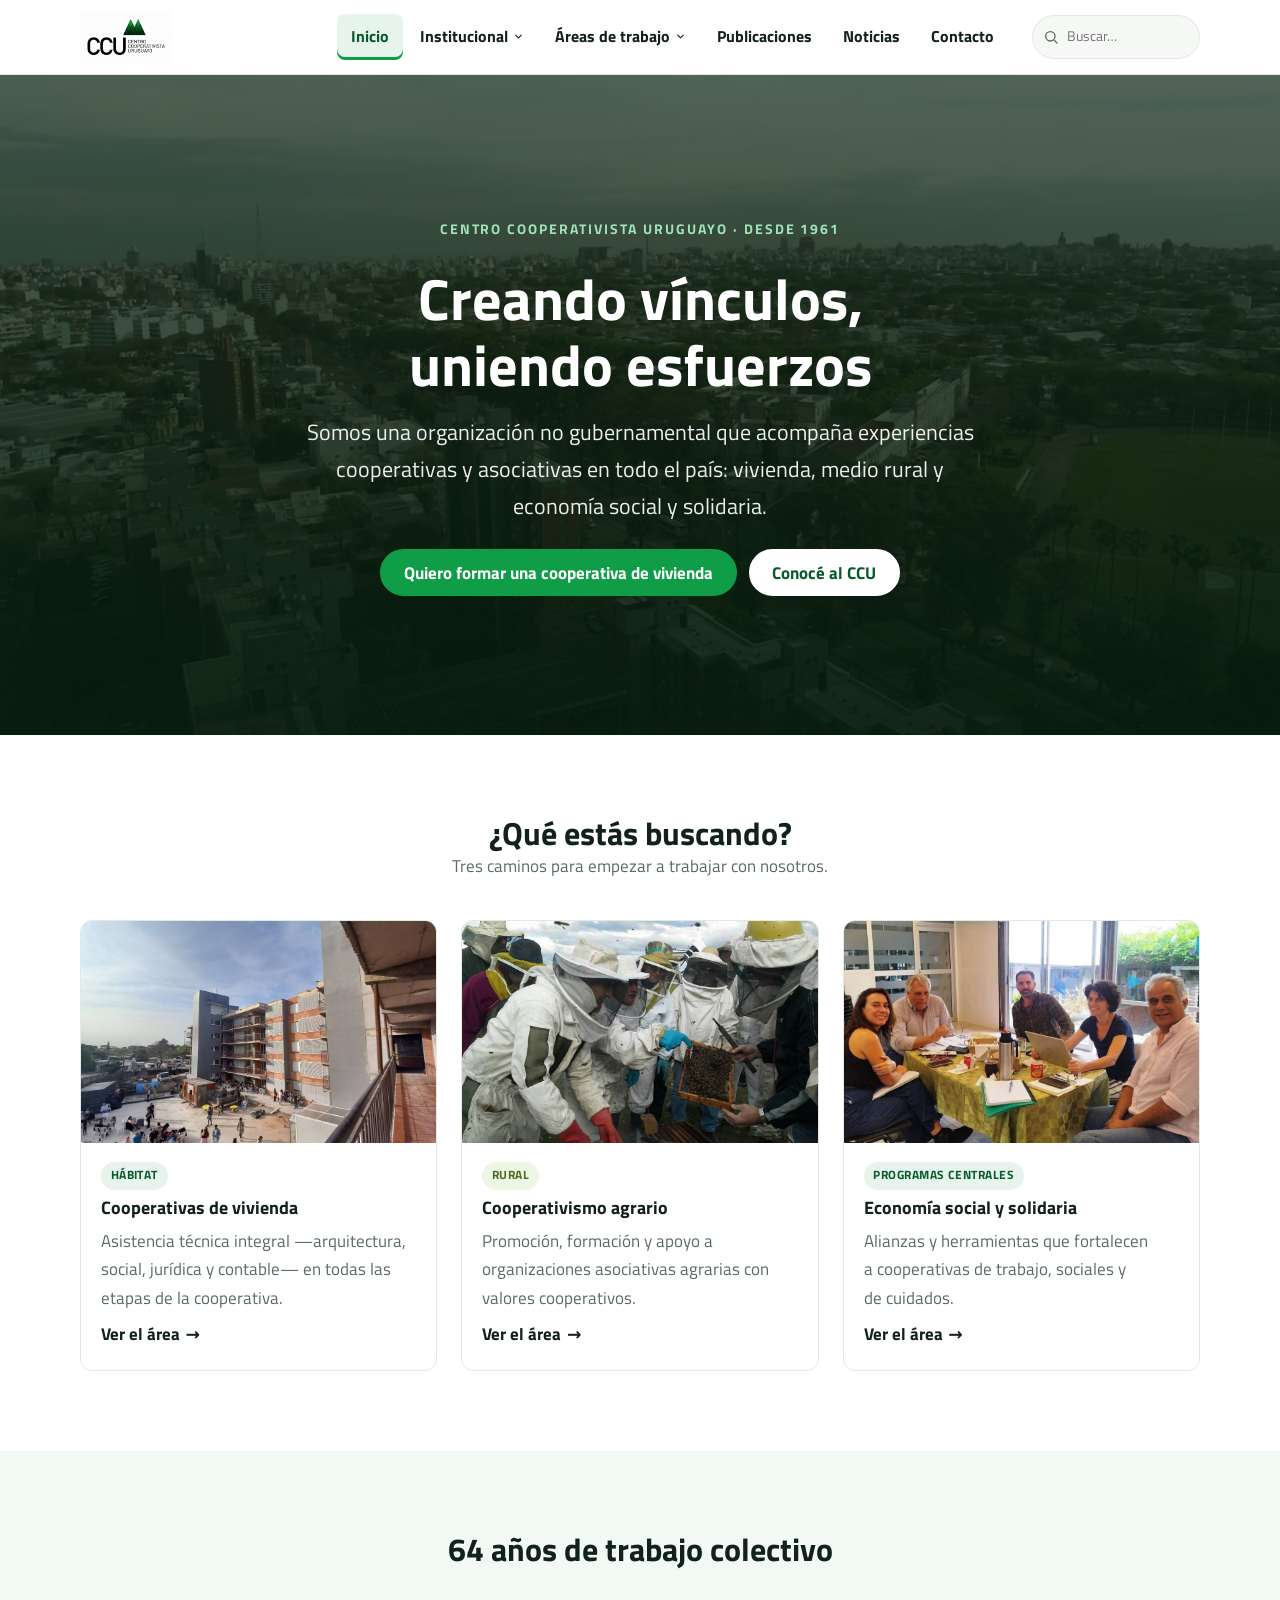
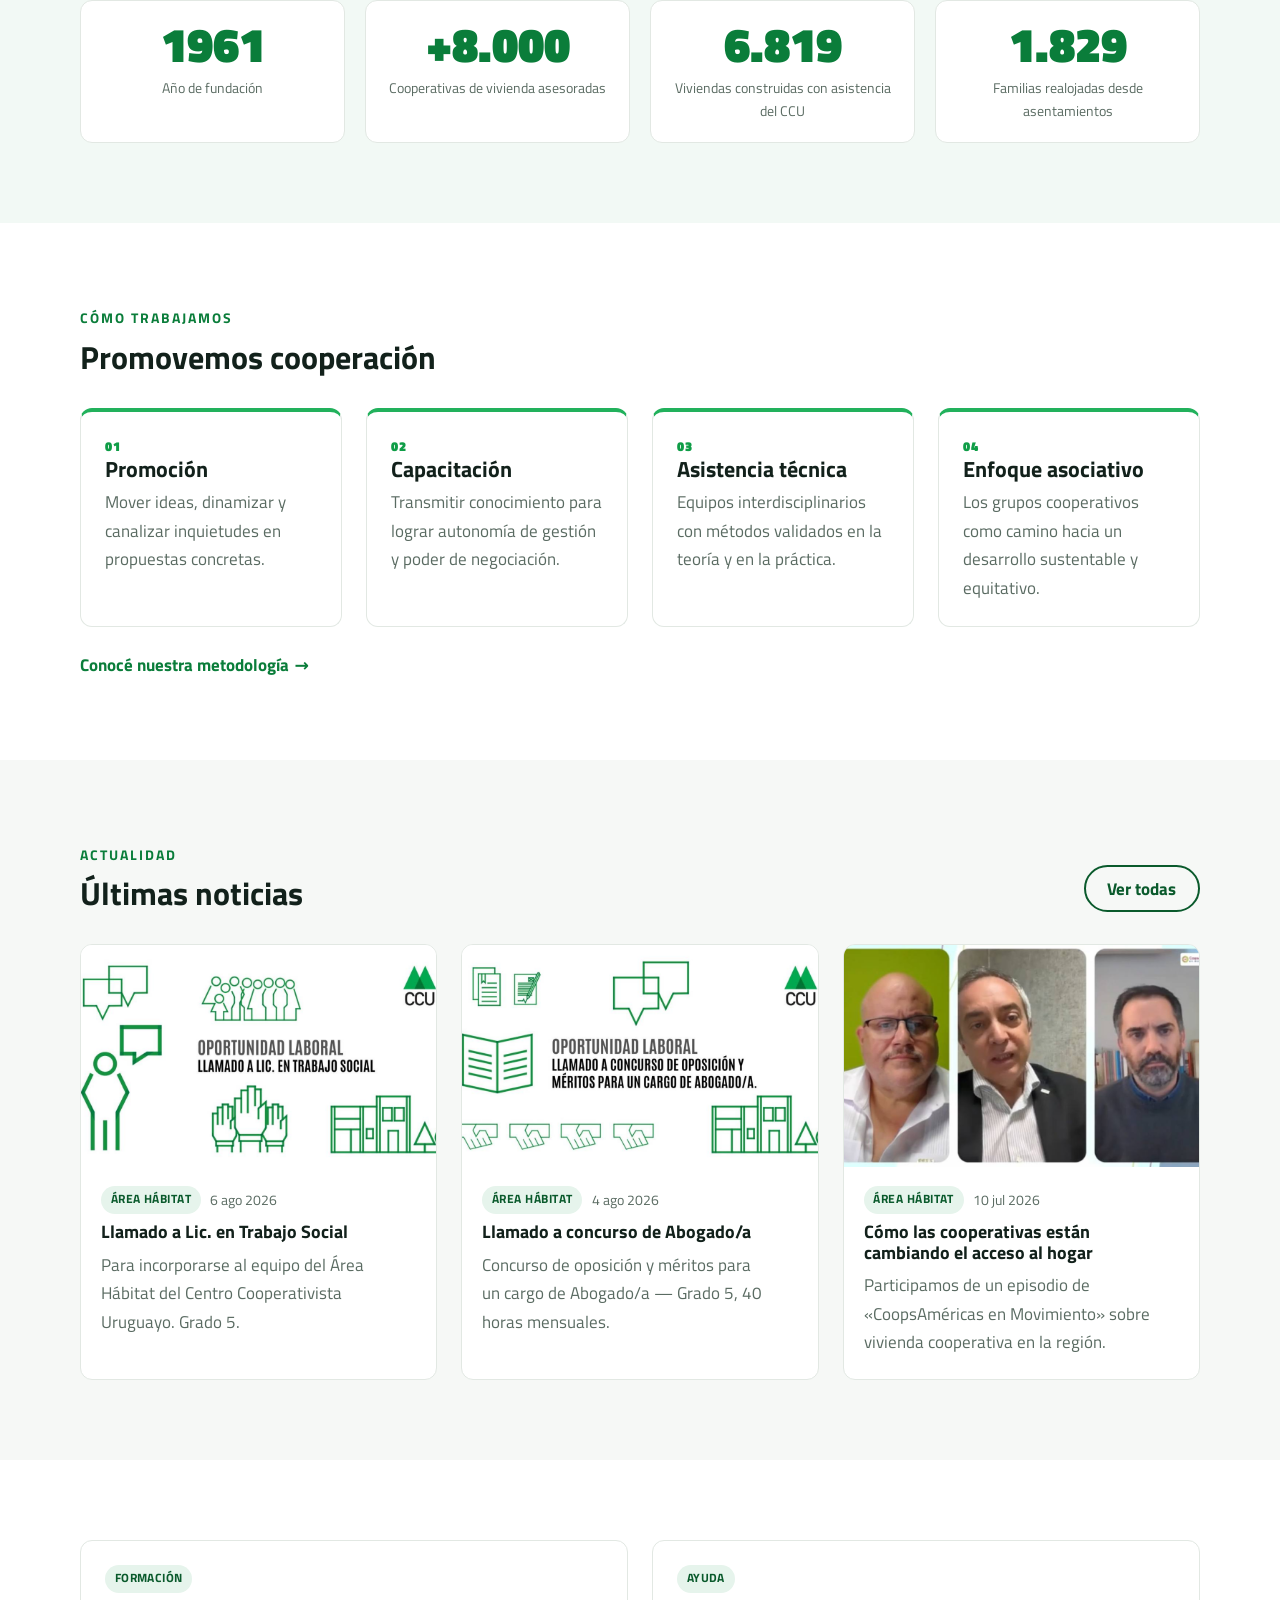
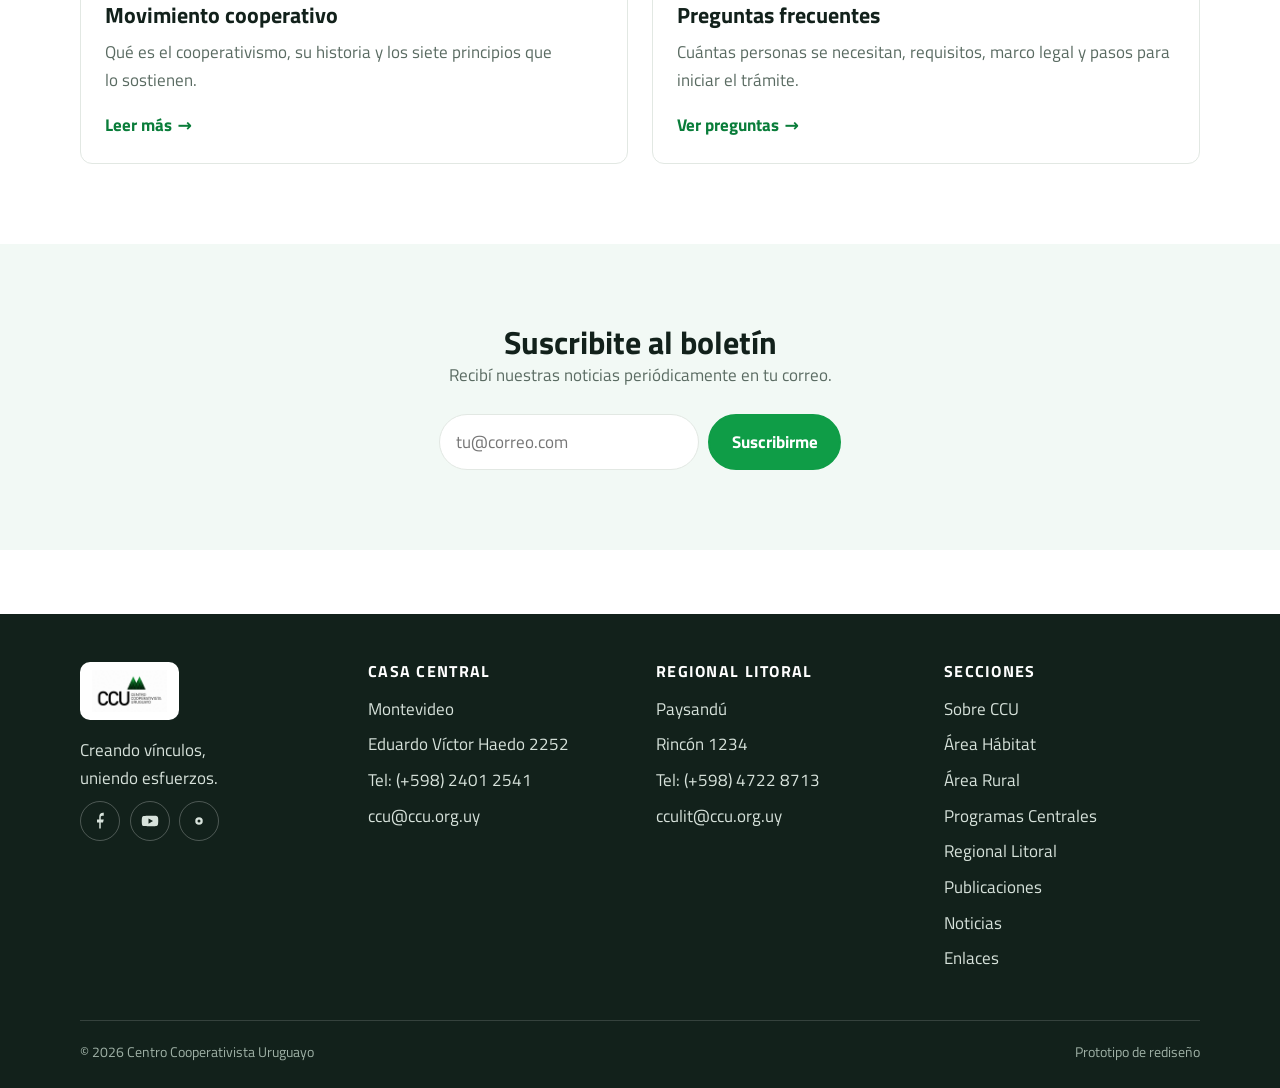
<file: index.html>
<!DOCTYPE html>
<html lang="es-UY">
<head>
<meta charset="UTF-8">
<meta name="viewport" content="width=device-width, initial-scale=1">
<title>CCU — Centro Cooperativista Uruguayo</title>
<meta name="description" content="Desde 1961 el Centro Cooperativista Uruguayo acompaña a cooperativas de vivienda, rurales y de la economía social con promoción, capacitación y asistencia técnica en todo Uruguay.">
<link rel="canonical" href="https://ccu.org.uy/">
<meta property="og:type" content="website">
<meta property="og:title" content="CCU — Centro Cooperativista Uruguayo">
<meta property="og:description" content="Desde 1961 el Centro Cooperativista Uruguayo acompaña a cooperativas de vivienda, rurales y de la economía social con promoción, capacitación y asistencia técnica en todo Uruguay.">
<meta property="og:image" content="https://ccu.org.uy/assets/img/hero-home.jpg">
<meta property="og:url" content="https://ccu.org.uy/">
<meta property="og:site_name" content="Centro Cooperativista Uruguayo">
<meta name="twitter:card" content="summary_large_image">
<link rel="icon" href="assets/img/logo-ccu.svg" type="image/svg+xml">
<link rel="preconnect" href="https://fonts.googleapis.com">
<link rel="preconnect" href="https://fonts.gstatic.com" crossorigin>
<link href="https://fonts.googleapis.com/css2?family=Titillium+Web:wght@400;600;700;800&display=swap" rel="stylesheet">
<link rel="stylesheet" href="assets/css/styles.css?v=9">
</head>
<body>
<a class="skip-link" href="#main">Saltar al contenido</a>
<header class="site-header">
  <div class="wrap site-header__bar">
    <a class="site-header__logo" href="index.html" aria-label="CCU — Inicio">
      <img src="assets/img/logo_ani.gif" alt="Centro Cooperativista Uruguayo" width="640" height="360">
    </a>
    <nav class="primary-nav" id="primary-nav" aria-label="Principal">
      <ul>
        <li><a href="index.html" aria-current="page">Inicio</a></li>
        <li class="has-dropdown" data-open="false">
          <button type="button" class="nav-toggle" aria-expanded="false" aria-haspopup="true">Institucional <svg class="chev" viewBox="0 0 24 24" fill="none" aria-hidden="true"><path d="M6 9l6 6 6-6" stroke="currentColor" stroke-width="2.5" stroke-linecap="round" stroke-linejoin="round"/></svg></button>
          <ul class="dropdown">
            <li><a href="sobre-ccu.html">Sobre CCU <span>Historia, autoridades y equipo</span></a></li>
            <li><a href="como-trabajamos.html">Cómo trabajamos <span>Enfoque y metodología</span></a></li>
            <li><a href="movimiento-cooperativo.html">Movimiento cooperativo <span>Valores y principios</span></a></li>
            <li><a href="preguntas-frecuentes.html">Preguntas frecuentes <span>Cómo formar una cooperativa</span></a></li>
          </ul>
        </li>
        <li class="has-dropdown" data-open="false">
          <button type="button" class="nav-toggle" aria-expanded="false" aria-haspopup="true">Áreas de trabajo <svg class="chev" viewBox="0 0 24 24" fill="none" aria-hidden="true"><path d="M6 9l6 6 6-6" stroke="currentColor" stroke-width="2.5" stroke-linecap="round" stroke-linejoin="round"/></svg></button>
          <ul class="dropdown">
            <li><a href="habitat.html">Hábitat <span>Cooperativas de vivienda</span></a></li>
            <li><a href="rural.html">Rural <span>Cooperativismo agrario</span></a></li>
            <li><a href="programas-centrales.html">Programas Centrales <span>Economía social y solidaria</span></a></li>
            <li><a href="regional-litoral.html">Regional Litoral <span>Sede Paysandú</span></a></li>
          </ul>
        </li>
        <li><a href="publicaciones.html">Publicaciones</a></li>
        <li><a href="noticias.html">Noticias</a></li>
        <li><a href="contacto.html">Contacto</a></li>
      </ul>
    </nav>
    <div class="header-actions">
      <form class="search-mini" role="search" action="noticias.html" method="get">
        <label class="visually-hidden" for="q">Buscar en el sitio</label>
        <svg viewBox="0 0 24 24" fill="none" aria-hidden="true"><circle cx="11" cy="11" r="7" stroke="currentColor" stroke-width="2"/><path d="M21 21l-4.3-4.3" stroke="currentColor" stroke-width="2" stroke-linecap="round"/></svg>
        <input type="search" id="q" name="q" placeholder="Buscar…">
      </form>
    </div>
    <button type="button" class="nav-burger" aria-label="Abrir menú" aria-expanded="false" aria-controls="primary-nav">
      <svg viewBox="0 0 24 24" fill="none" aria-hidden="true"><path d="M3 6h18M3 12h18M3 18h18" stroke="currentColor" stroke-width="2.5" stroke-linecap="round"/></svg>
    </button>
  </div>
</header>
<main id="main">


  <section class="hero hero--video">
    <video class="hero__video" autoplay muted loop playsinline preload="metadata"
           poster="assets/img/hero-poster.jpg" aria-hidden="true" tabindex="-1">
      <source src="assets/video/hero.mp4" type="video/mp4">
    </video>
    <div class="hero__overlay" aria-hidden="true"></div>
    <div class="wrap hero__inner">
      <p class="eyebrow">Centro Cooperativista Uruguayo · desde 1961</p>
      <h1>Creando vínculos, uniendo esfuerzos</h1>
      <p class="lead">Somos una organización no gubernamental que acompaña experiencias cooperativas y asociativas en todo el país: vivienda, medio rural y economía social y solidaria.</p>
      <div class="hero__actions">
        <a class="btn btn--primary" href="habitat.html">Quiero formar una cooperativa de vivienda</a>
        <a class="btn btn--light" href="sobre-ccu.html">Conocé al CCU</a>
      </div>
    </div>
  </section>

  <section class="section" aria-labelledby="accesos-h">
    <div class="wrap">
      <h2 id="accesos-h" class="center">¿Qué estás buscando?</h2>
      <p class="center muted" style="margin-bottom:2.5rem">Tres caminos para empezar a trabajar con nosotros.</p>
      <div class="grid grid--3">
        <a class="card card--link" href="habitat.html">
          <div class="card__media"><img src="assets/img/habitat-hero.jpg" alt="Obra de una cooperativa de vivienda por ayuda mutua en construcción." width="1200" height="800" loading="lazy"></div>
          <div class="card__body">
            <span class="chip chip--habitat">Hábitat</span>
            <h3 class="card__title">Cooperativas de vivienda</h3>
            <p class="muted">Asistencia técnica integral —arquitectura, social, jurídica y contable— en todas las etapas de la cooperativa.</p>
            <span class="link-arrow" aria-hidden="true">Ver el área</span>
          </div>
        </a>
        <a class="card card--link" href="rural.html">
          <div class="card__media"><img src="assets/img/rural-hero.jpg" alt="Productores en una jornada de apicultura del Área Rural." width="1200" height="800" loading="lazy"></div>
          <div class="card__body">
            <span class="chip chip--rural">Rural</span>
            <h3 class="card__title">Cooperativismo agrario</h3>
            <p class="muted">Promoción, formación y apoyo a organizaciones asociativas agrarias con valores cooperativos.</p>
            <span class="link-arrow" aria-hidden="true">Ver el área</span>
          </div>
        </a>
        <a class="card card--link" href="programas-centrales.html">
          <div class="card__media"><img src="assets/img/centrales-hero.jpg" alt="Reunión de trabajo de una cooperativa de la economía social." width="1200" height="800" loading="lazy"></div>
          <div class="card__body">
            <span class="chip">Programas Centrales</span>
            <h3 class="card__title">Economía social y solidaria</h3>
            <p class="muted">Alianzas y herramientas que fortalecen a cooperativas de trabajo, sociales y de cuidados.</p>
            <span class="link-arrow" aria-hidden="true">Ver el área</span>
          </div>
        </a>
      </div>
    </div>
  </section>

  <section class="section section--green" aria-labelledby="numeros-h">
    <div class="wrap">
      <h2 id="numeros-h" class="center" style="margin-bottom:2rem">64 años de trabajo colectivo</h2>
      <div class="stats">
        <div class="stat"><div class="stat__num">1961</div><div class="stat__label">Año de fundación</div></div>
        <div class="stat"><div class="stat__num">+8.000</div><div class="stat__label">Cooperativas de vivienda asesoradas</div></div>
        <div class="stat"><div class="stat__num">6.819</div><div class="stat__label">Viviendas construidas con asistencia del CCU</div></div>
        <div class="stat"><div class="stat__num">1.829</div><div class="stat__label">Familias realojadas desde asentamientos</div></div>
      </div>
    </div>
  </section>

  <section class="section" aria-labelledby="enfoque-h">
    <div class="wrap">
      <p class="eyebrow">Cómo trabajamos</p>
      <h2 id="enfoque-h">Promovemos cooperación</h2>
      <div class="grid grid--4" style="margin-top:2rem">
        
<div class="feature"><p class="feature__num">01</p><h3>Promoción</h3><p class="muted">Mover ideas, dinamizar y canalizar inquietudes en propuestas concretas.</p></div>
        
<div class="feature"><p class="feature__num">02</p><h3>Capacitación</h3><p class="muted">Transmitir conocimiento para lograr autonomía de gestión y poder de negociación.</p></div>
        
<div class="feature"><p class="feature__num">03</p><h3>Asistencia técnica</h3><p class="muted">Equipos interdisciplinarios con métodos validados en la teoría y en la práctica.</p></div>
        
<div class="feature"><p class="feature__num">04</p><h3>Enfoque asociativo</h3><p class="muted">Los grupos cooperativos como camino hacia un desarrollo sustentable y equitativo.</p></div>
      </div>
      <p style="margin-top:1.5rem"><a class="link-arrow" href="como-trabajamos.html">Conocé nuestra metodología</a></p>
    </div>
  </section>

  <section class="section section--tint" aria-labelledby="noticias-h">
    <div class="wrap">
      <div style="display:flex;justify-content:space-between;align-items:end;flex-wrap:wrap;gap:1rem;margin-bottom:2rem">
        <div><p class="eyebrow">Actualidad</p><h2 id="noticias-h">Últimas noticias</h2></div>
        <a class="btn btn--ghost" href="noticias.html">Ver todas</a>
      </div>
      <div class="grid grid--3">
        
<article class="card" data-cat="Área Hábitat">
  <div class="card__media"><img src="assets/img/news/n2.jpg" alt="" width="1200" height="720" loading="lazy"></div>
  <div class="card__body">
    <p class="card__meta"><span class="chip chip--habitat">Área Hábitat</span> <time datetime="2026-08-06">6 ago 2026</time></p>
    <h3 class="card__title"><a href="noticia.html">Llamado a Lic. en Trabajo Social</a></h3>
    <p class="muted">Para incorporarse al equipo del Área Hábitat del Centro Cooperativista Uruguayo. Grado 5.</p>
  </div>
</article>
        
<article class="card" data-cat="Área Hábitat">
  <div class="card__media"><img src="assets/img/news/n3.jpg" alt="" width="1200" height="720" loading="lazy"></div>
  <div class="card__body">
    <p class="card__meta"><span class="chip chip--habitat">Área Hábitat</span> <time datetime="2026-08-04">4 ago 2026</time></p>
    <h3 class="card__title"><a href="noticia.html">Llamado a concurso de Abogado/a</a></h3>
    <p class="muted">Concurso de oposición y méritos para un cargo de Abogado/a — Grado 5, 40 horas mensuales.</p>
  </div>
</article>
        
<article class="card" data-cat="Área Hábitat">
  <div class="card__media"><img src="assets/img/news/n1.jpg" alt="" width="1200" height="720" loading="lazy"></div>
  <div class="card__body">
    <p class="card__meta"><span class="chip chip--habitat">Área Hábitat</span> <time datetime="2026-07-10">10 jul 2026</time></p>
    <h3 class="card__title"><a href="noticia.html">Cómo las cooperativas están cambiando el acceso al hogar</a></h3>
    <p class="muted">Participamos de un episodio de «CoopsAméricas en Movimiento» sobre vivienda cooperativa en la región.</p>
  </div>
</article>
      </div>
    </div>
  </section>

  <section class="section" aria-labelledby="cta-h">
    <div class="wrap">
      <h2 id="cta-h" class="visually-hidden">Más recursos</h2>
      <div class="grid grid--2">
        <div class="card card--pad">
          <span class="chip">Formación</span>
          <h3 style="margin:.6rem 0">Movimiento cooperativo</h3>
          <p class="muted">Qué es el cooperativismo, su historia y los siete principios que lo sostienen.</p>
          <p style="margin-top:1rem"><a class="link-arrow" href="movimiento-cooperativo.html">Leer más</a></p>
        </div>
        <div class="card card--pad">
          <span class="chip">Ayuda</span>
          <h3 style="margin:.6rem 0">Preguntas frecuentes</h3>
          <p class="muted">Cuántas personas se necesitan, requisitos, marco legal y pasos para iniciar el trámite.</p>
          <p style="margin-top:1rem"><a class="link-arrow" href="preguntas-frecuentes.html">Ver preguntas</a></p>
        </div>
      </div>
    </div>
  </section>

  <section class="section section--green" aria-labelledby="boletin-h">
    <div class="wrap wrap--narrow center">
      <h2 id="boletin-h">Suscribite al boletín</h2>
      <p class="muted" style="margin-bottom:1.5rem">Recibí nuestras noticias periódicamente en tu correo.</p>
      <form style="display:flex;gap:.6rem;flex-wrap:wrap;justify-content:center" onsubmit="return false">
        <label class="visually-hidden" for="mail">Tu correo electrónico</label>
        <input id="mail" type="email" required placeholder="tu@correo.com" style="font:inherit;padding:.8rem 1rem;border:1px solid var(--line);border-radius:999px;min-width:260px">
        <button class="btn btn--primary" type="submit">Suscribirme</button>
      </form>
    </div>
  </section>
</main>

<footer class="site-footer">
  <div class="wrap">
    <div class="site-footer__grid">
      <div class="site-footer__brand">
        <img src="assets/img/logo_ani.gif" alt="Centro Cooperativista Uruguayo" width="640" height="360">
        <p>Creando vínculos, uniendo esfuerzos.</p>
        <div class="social-row">
          <a href="https://www.facebook.com/centrocooperativistauruguayo/" aria-label="Facebook"><svg viewBox="0 0 24 24" fill="currentColor" aria-hidden="true"><path d="M13 22v-8h3l1-4h-4V7c0-1 .3-2 2-2h2V1.2C18.5 1.1 17.3 1 16 1c-3 0-5 1.8-5 5.2V10H8v4h3v8z"/></svg></a>
          <a href="https://www.youtube.com/channel/UCze_Iau3KSIlbY9xbv3XOyQ" aria-label="YouTube"><svg viewBox="0 0 24 24" fill="currentColor" aria-hidden="true"><path d="M23 12s0-3.3-.4-4.9a2.7 2.7 0 0 0-1.9-1.9C18.9 5 12 5 12 5s-6.9 0-8.7.4a2.7 2.7 0 0 0-1.9 1.9C1 8.7 1 12 1 12s0 3.3.4 4.9a2.7 2.7 0 0 0 1.9 1.9C5.1 19 12 19 12 19s6.9 0 8.7-.4a2.7 2.7 0 0 0 1.9-1.9C23 15.3 23 12 23 12zM10 15.5v-7l6 3.5z"/></svg></a>
          <a href="https://issuu.com/centrocooperativistauruguayo" aria-label="Issuu"><svg viewBox="0 0 24 24" fill="currentColor" aria-hidden="true"><path d="M12 7a5 5 0 1 0 0 10A5 5 0 0 0 12 7zm0 3a2 2 0 1 1 0 4 2 2 0 0 1 0-4z"/></svg></a>
        </div>
      </div>
      <div>
        <h2>Casa Central</h2>
        <ul>
          <li>Montevideo</li><li>Eduardo Víctor Haedo 2252</li>
          <li>Tel: <a href="tel:+59824012541">(+598) 2401 2541</a></li>
          <li><a href="mailto:ccu@ccu.org.uy">ccu@ccu.org.uy</a></li>
        </ul>
      </div>
      <div>
        <h2>Regional Litoral</h2>
        <ul>
          <li>Paysandú</li><li>Rincón 1234</li>
          <li>Tel: <a href="tel:+59847228713">(+598) 4722 8713</a></li>
          <li><a href="mailto:cculit@ccu.org.uy">cculit@ccu.org.uy</a></li>
        </ul>
      </div>
      <div>
        <h2>Secciones</h2>
        <ul>
          <li><a href="sobre-ccu.html">Sobre CCU</a></li>
          <li><a href="habitat.html">Área Hábitat</a></li>
          <li><a href="rural.html">Área Rural</a></li>
          <li><a href="programas-centrales.html">Programas Centrales</a></li>
          <li><a href="regional-litoral.html">Regional Litoral</a></li>
          <li><a href="publicaciones.html">Publicaciones</a></li>
          <li><a href="noticias.html">Noticias</a></li>
          <li><a href="enlaces.html">Enlaces</a></li>
        </ul>
      </div>
    </div>
    <div class="site-footer__legal">
      <span>© <span data-year>2026</span> Centro Cooperativista Uruguayo</span>
      <span>Prototipo de rediseño</span>
    </div>
  </div>
</footer>
<button type="button" class="to-top" aria-label="Volver arriba">
  <svg viewBox="0 0 24 24" fill="none" aria-hidden="true"><path d="M12 19V5M5 12l7-7 7 7" stroke="currentColor" stroke-width="2.5" stroke-linecap="round" stroke-linejoin="round"/></svg>
</button>
<script src="assets/js/main.js?v=5"></script>
</body>
</html>
</file>
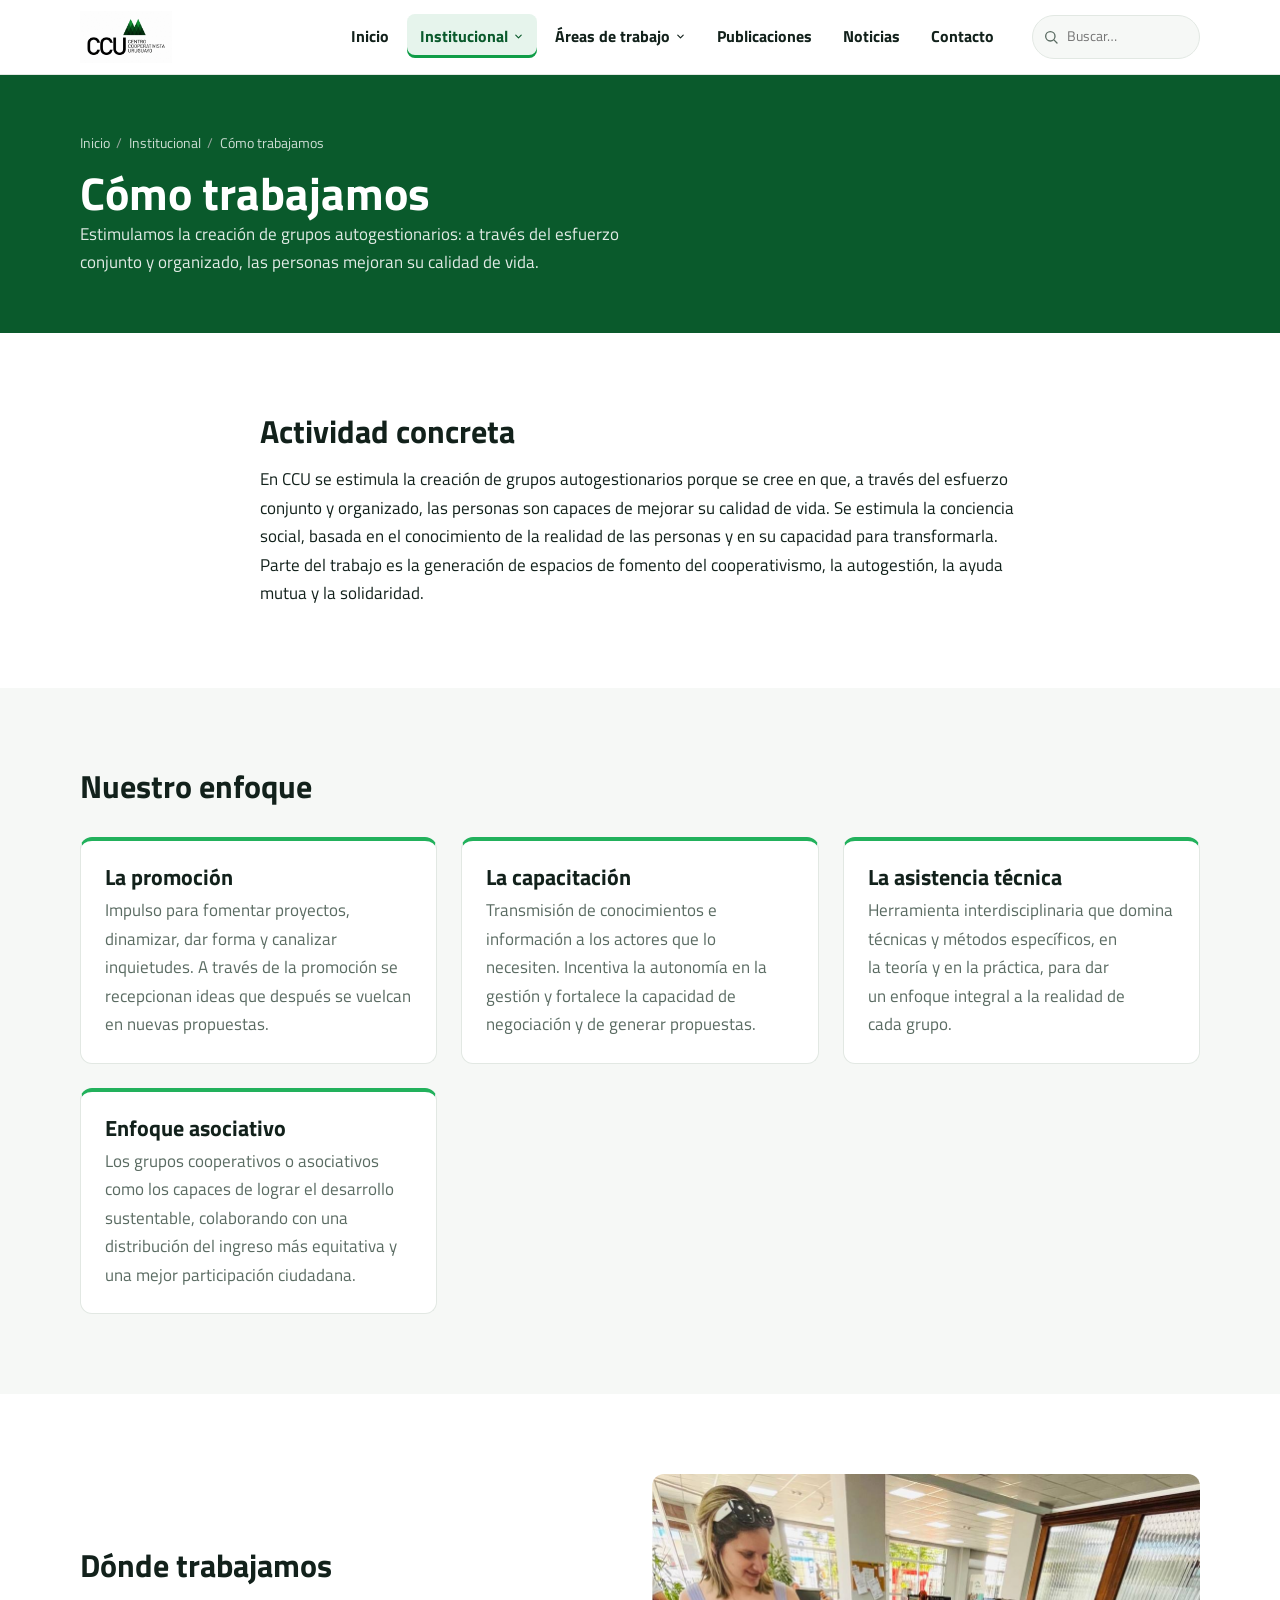
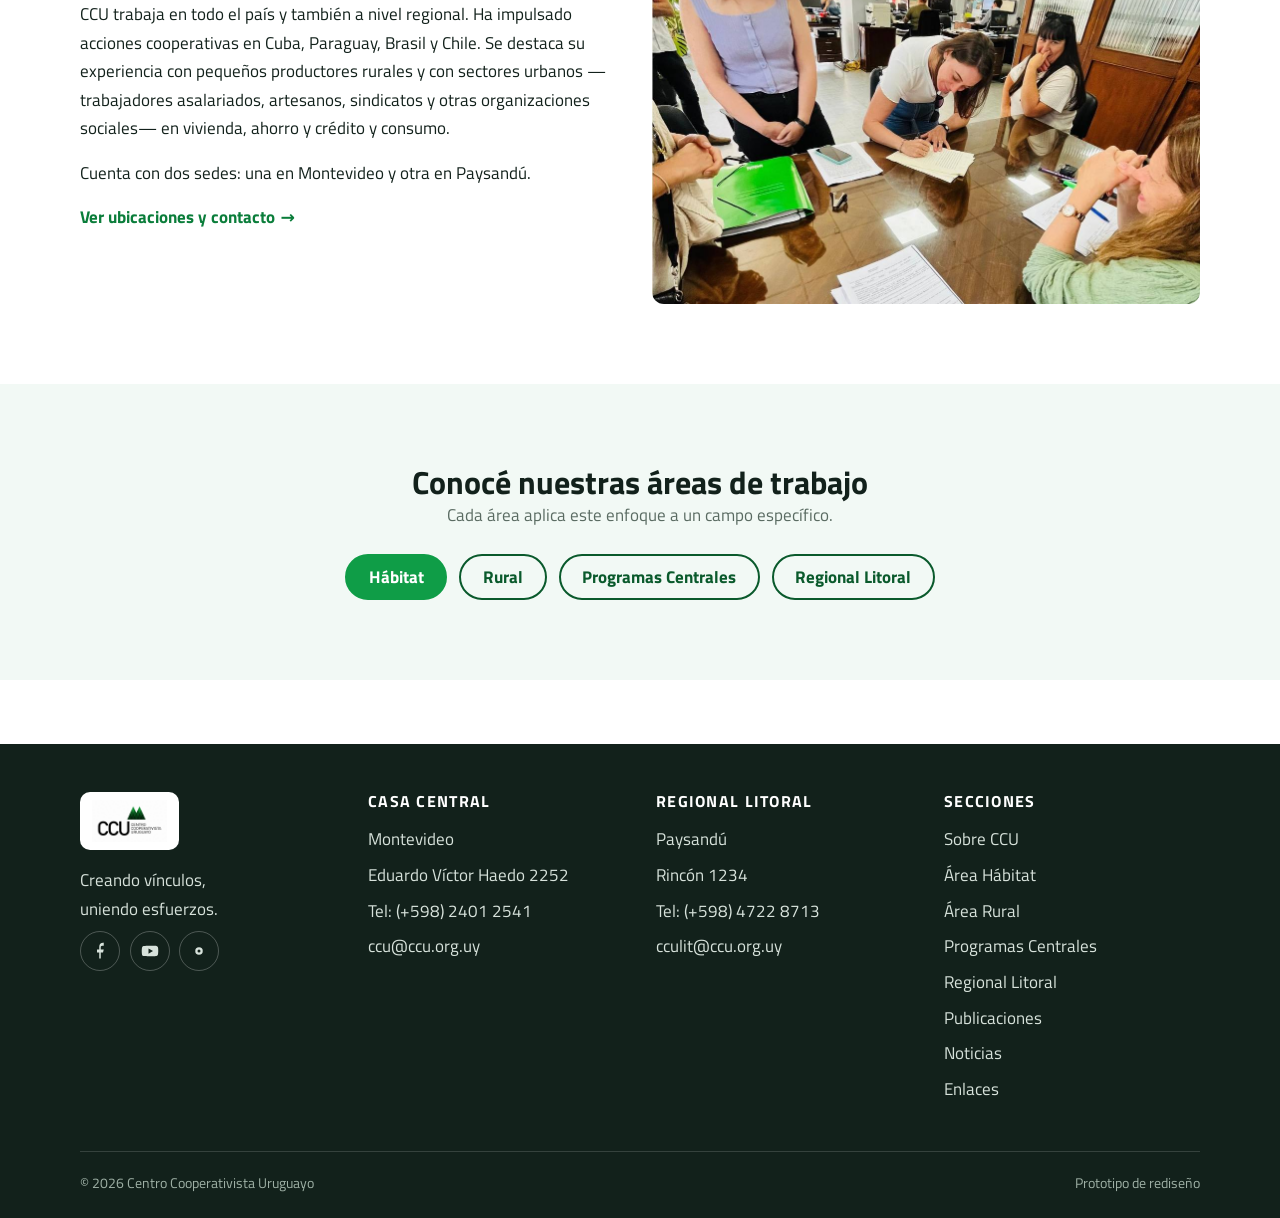
<file: como-trabajamos.html>
<!DOCTYPE html>
<html lang="es-UY">
<head>
<meta charset="UTF-8">
<meta name="viewport" content="width=device-width, initial-scale=1">
<title>Cómo trabajamos — Enfoque y metodología del CCU</title>
<meta name="description" content="El enfoque del Centro Cooperativista Uruguayo: promoción, capacitación, asistencia técnica y enfoque asociativo. Dónde y con quiénes trabajamos.">
<link rel="canonical" href="https://ccu.org.uy/como-trabajamos.html">
<meta property="og:type" content="website">
<meta property="og:title" content="Cómo trabajamos — Enfoque y metodología del CCU">
<meta property="og:description" content="El enfoque del Centro Cooperativista Uruguayo: promoción, capacitación, asistencia técnica y enfoque asociativo. Dónde y con quiénes trabajamos.">
<meta property="og:image" content="https://ccu.org.uy/assets/img/hero-home.jpg">
<meta property="og:url" content="https://ccu.org.uy/como-trabajamos.html">
<meta property="og:site_name" content="Centro Cooperativista Uruguayo">
<meta name="twitter:card" content="summary_large_image">
<link rel="icon" href="assets/img/logo-ccu.svg" type="image/svg+xml">
<link rel="preconnect" href="https://fonts.googleapis.com">
<link rel="preconnect" href="https://fonts.gstatic.com" crossorigin>
<link href="https://fonts.googleapis.com/css2?family=Titillium+Web:wght@400;600;700;800&display=swap" rel="stylesheet">
<link rel="stylesheet" href="assets/css/styles.css?v=9">
</head>
<body>
<a class="skip-link" href="#main">Saltar al contenido</a>
<header class="site-header">
  <div class="wrap site-header__bar">
    <a class="site-header__logo" href="index.html" aria-label="CCU — Inicio">
      <img src="assets/img/logo_ani.gif" alt="Centro Cooperativista Uruguayo" width="640" height="360">
    </a>
    <nav class="primary-nav" id="primary-nav" aria-label="Principal">
      <ul>
        <li><a href="index.html">Inicio</a></li>
        <li class="has-dropdown" data-open="false">
          <button type="button" class="nav-toggle" aria-current="page" aria-expanded="false" aria-haspopup="true">Institucional <svg class="chev" viewBox="0 0 24 24" fill="none" aria-hidden="true"><path d="M6 9l6 6 6-6" stroke="currentColor" stroke-width="2.5" stroke-linecap="round" stroke-linejoin="round"/></svg></button>
          <ul class="dropdown">
            <li><a href="sobre-ccu.html">Sobre CCU <span>Historia, autoridades y equipo</span></a></li>
            <li><a href="como-trabajamos.html">Cómo trabajamos <span>Enfoque y metodología</span></a></li>
            <li><a href="movimiento-cooperativo.html">Movimiento cooperativo <span>Valores y principios</span></a></li>
            <li><a href="preguntas-frecuentes.html">Preguntas frecuentes <span>Cómo formar una cooperativa</span></a></li>
          </ul>
        </li>
        <li class="has-dropdown" data-open="false">
          <button type="button" class="nav-toggle" aria-expanded="false" aria-haspopup="true">Áreas de trabajo <svg class="chev" viewBox="0 0 24 24" fill="none" aria-hidden="true"><path d="M6 9l6 6 6-6" stroke="currentColor" stroke-width="2.5" stroke-linecap="round" stroke-linejoin="round"/></svg></button>
          <ul class="dropdown">
            <li><a href="habitat.html">Hábitat <span>Cooperativas de vivienda</span></a></li>
            <li><a href="rural.html">Rural <span>Cooperativismo agrario</span></a></li>
            <li><a href="programas-centrales.html">Programas Centrales <span>Economía social y solidaria</span></a></li>
            <li><a href="regional-litoral.html">Regional Litoral <span>Sede Paysandú</span></a></li>
          </ul>
        </li>
        <li><a href="publicaciones.html">Publicaciones</a></li>
        <li><a href="noticias.html">Noticias</a></li>
        <li><a href="contacto.html">Contacto</a></li>
      </ul>
    </nav>
    <div class="header-actions">
      <form class="search-mini" role="search" action="noticias.html" method="get">
        <label class="visually-hidden" for="q">Buscar en el sitio</label>
        <svg viewBox="0 0 24 24" fill="none" aria-hidden="true"><circle cx="11" cy="11" r="7" stroke="currentColor" stroke-width="2"/><path d="M21 21l-4.3-4.3" stroke="currentColor" stroke-width="2" stroke-linecap="round"/></svg>
        <input type="search" id="q" name="q" placeholder="Buscar…">
      </form>
    </div>
    <button type="button" class="nav-burger" aria-label="Abrir menú" aria-expanded="false" aria-controls="primary-nav">
      <svg viewBox="0 0 24 24" fill="none" aria-hidden="true"><path d="M3 6h18M3 12h18M3 18h18" stroke="currentColor" stroke-width="2.5" stroke-linecap="round"/></svg>
    </button>
  </div>
</header>
<main id="main">

<section class="page-hero">
  <div class="wrap">
    <nav class="breadcrumb" aria-label="Ruta de navegación"><ol><li><a href="index.html">Inicio</a></li><li><a href="#">Institucional</a></li><li><span aria-current="page">Cómo trabajamos</span></li></ol></nav>
    <h1>Cómo trabajamos</h1>
    <p>Estimulamos la creación de grupos autogestionarios: a través del esfuerzo conjunto y organizado, las personas mejoran su calidad de vida.</p>
  </div>
</section>

  <section class="section">
    <div class="wrap wrap--narrow prose">
      <h2>Actividad concreta</h2>
      <p>En CCU se estimula la creación de grupos autogestionarios porque se cree en que, a través del esfuerzo conjunto y organizado, las personas son capaces de mejorar su calidad de vida. Se estimula la conciencia social, basada en el conocimiento de la realidad de las personas y en su capacidad para transformarla. Parte del trabajo es la generación de espacios de fomento del cooperativismo, la autogestión, la ayuda mutua y la solidaridad.</p>
    </div>
  </section>

  <section class="section section--tint" aria-labelledby="enfoque-h">
    <div class="wrap">
      <h2 id="enfoque-h">Nuestro enfoque</h2>
      <div class="grid grid--2" style="margin-top:2rem">
        <div class="feature"><h3>La promoción</h3><p class="muted">Impulso para fomentar proyectos, dinamizar, dar forma y canalizar inquietudes. A través de la promoción se recepcionan ideas que después se vuelcan en nuevas propuestas.</p></div>
        <div class="feature"><h3>La capacitación</h3><p class="muted">Transmisión de conocimientos e información a los actores que lo necesiten. Incentiva la autonomía en la gestión y fortalece la capacidad de negociación y de generar propuestas.</p></div>
        <div class="feature"><h3>La asistencia técnica</h3><p class="muted">Herramienta interdisciplinaria que domina técnicas y métodos específicos, en la teoría y en la práctica, para dar un enfoque integral a la realidad de cada grupo.</p></div>
        <div class="feature"><h3>Enfoque asociativo</h3><p class="muted">Los grupos cooperativos o asociativos como los capaces de lograr el desarrollo sustentable, colaborando con una distribución del ingreso más equitativa y una mejor participación ciudadana.</p></div>
      </div>
    </div>
  </section>

  <section class="section">
    <div class="wrap">
      <div class="grid grid--2" style="align-items:center">
        <div class="prose">
          <h2>Dónde trabajamos</h2>
          <p>CCU trabaja en todo el país y también a nivel regional. Ha impulsado acciones cooperativas en Cuba, Paraguay, Brasil y Chile. Se destaca su experiencia con pequeños productores rurales y con sectores urbanos —trabajadores asalariados, artesanos, sindicatos y otras organizaciones sociales— en vivienda, ahorro y crédito y consumo.</p>
          <p>Cuenta con dos sedes: una en Montevideo y otra en Paysandú.</p>
          <p><a class="link-arrow" href="contacto.html">Ver ubicaciones y contacto</a></p>
        </div>
        <figure style="margin:0">
          <img src="assets/img/rural-taller.jpg" alt="Taller de formación cooperativa con personas trabajando alrededor de una mesa." width="1200" height="800" loading="lazy" style="border-radius:var(--radius)">
        </figure>
      </div>
    </div>
  </section>

  <section class="section section--green">
    <div class="wrap center">
      <h2>Conocé nuestras áreas de trabajo</h2>
      <p class="muted" style="margin-bottom:1.5rem">Cada área aplica este enfoque a un campo específico.</p>
      <div class="hero__actions" style="justify-content:center">
        <a class="btn btn--primary" href="habitat.html">Hábitat</a>
        <a class="btn btn--ghost" href="rural.html">Rural</a>
        <a class="btn btn--ghost" href="programas-centrales.html">Programas Centrales</a>
        <a class="btn btn--ghost" href="regional-litoral.html">Regional Litoral</a>
      </div>
    </div>
  </section>
</main>

<footer class="site-footer">
  <div class="wrap">
    <div class="site-footer__grid">
      <div class="site-footer__brand">
        <img src="assets/img/logo_ani.gif" alt="Centro Cooperativista Uruguayo" width="640" height="360">
        <p>Creando vínculos, uniendo esfuerzos.</p>
        <div class="social-row">
          <a href="https://www.facebook.com/centrocooperativistauruguayo/" aria-label="Facebook"><svg viewBox="0 0 24 24" fill="currentColor" aria-hidden="true"><path d="M13 22v-8h3l1-4h-4V7c0-1 .3-2 2-2h2V1.2C18.5 1.1 17.3 1 16 1c-3 0-5 1.8-5 5.2V10H8v4h3v8z"/></svg></a>
          <a href="https://www.youtube.com/channel/UCze_Iau3KSIlbY9xbv3XOyQ" aria-label="YouTube"><svg viewBox="0 0 24 24" fill="currentColor" aria-hidden="true"><path d="M23 12s0-3.3-.4-4.9a2.7 2.7 0 0 0-1.9-1.9C18.9 5 12 5 12 5s-6.9 0-8.7.4a2.7 2.7 0 0 0-1.9 1.9C1 8.7 1 12 1 12s0 3.3.4 4.9a2.7 2.7 0 0 0 1.9 1.9C5.1 19 12 19 12 19s6.9 0 8.7-.4a2.7 2.7 0 0 0 1.9-1.9C23 15.3 23 12 23 12zM10 15.5v-7l6 3.5z"/></svg></a>
          <a href="https://issuu.com/centrocooperativistauruguayo" aria-label="Issuu"><svg viewBox="0 0 24 24" fill="currentColor" aria-hidden="true"><path d="M12 7a5 5 0 1 0 0 10A5 5 0 0 0 12 7zm0 3a2 2 0 1 1 0 4 2 2 0 0 1 0-4z"/></svg></a>
        </div>
      </div>
      <div>
        <h2>Casa Central</h2>
        <ul>
          <li>Montevideo</li><li>Eduardo Víctor Haedo 2252</li>
          <li>Tel: <a href="tel:+59824012541">(+598) 2401 2541</a></li>
          <li><a href="mailto:ccu@ccu.org.uy">ccu@ccu.org.uy</a></li>
        </ul>
      </div>
      <div>
        <h2>Regional Litoral</h2>
        <ul>
          <li>Paysandú</li><li>Rincón 1234</li>
          <li>Tel: <a href="tel:+59847228713">(+598) 4722 8713</a></li>
          <li><a href="mailto:cculit@ccu.org.uy">cculit@ccu.org.uy</a></li>
        </ul>
      </div>
      <div>
        <h2>Secciones</h2>
        <ul>
          <li><a href="sobre-ccu.html">Sobre CCU</a></li>
          <li><a href="habitat.html">Área Hábitat</a></li>
          <li><a href="rural.html">Área Rural</a></li>
          <li><a href="programas-centrales.html">Programas Centrales</a></li>
          <li><a href="regional-litoral.html">Regional Litoral</a></li>
          <li><a href="publicaciones.html">Publicaciones</a></li>
          <li><a href="noticias.html">Noticias</a></li>
          <li><a href="enlaces.html">Enlaces</a></li>
        </ul>
      </div>
    </div>
    <div class="site-footer__legal">
      <span>© <span data-year>2026</span> Centro Cooperativista Uruguayo</span>
      <span>Prototipo de rediseño</span>
    </div>
  </div>
</footer>
<button type="button" class="to-top" aria-label="Volver arriba">
  <svg viewBox="0 0 24 24" fill="none" aria-hidden="true"><path d="M12 19V5M5 12l7-7 7 7" stroke="currentColor" stroke-width="2.5" stroke-linecap="round" stroke-linejoin="round"/></svg>
</button>
<script src="assets/js/main.js?v=5"></script>
</body>
</html>
</file>
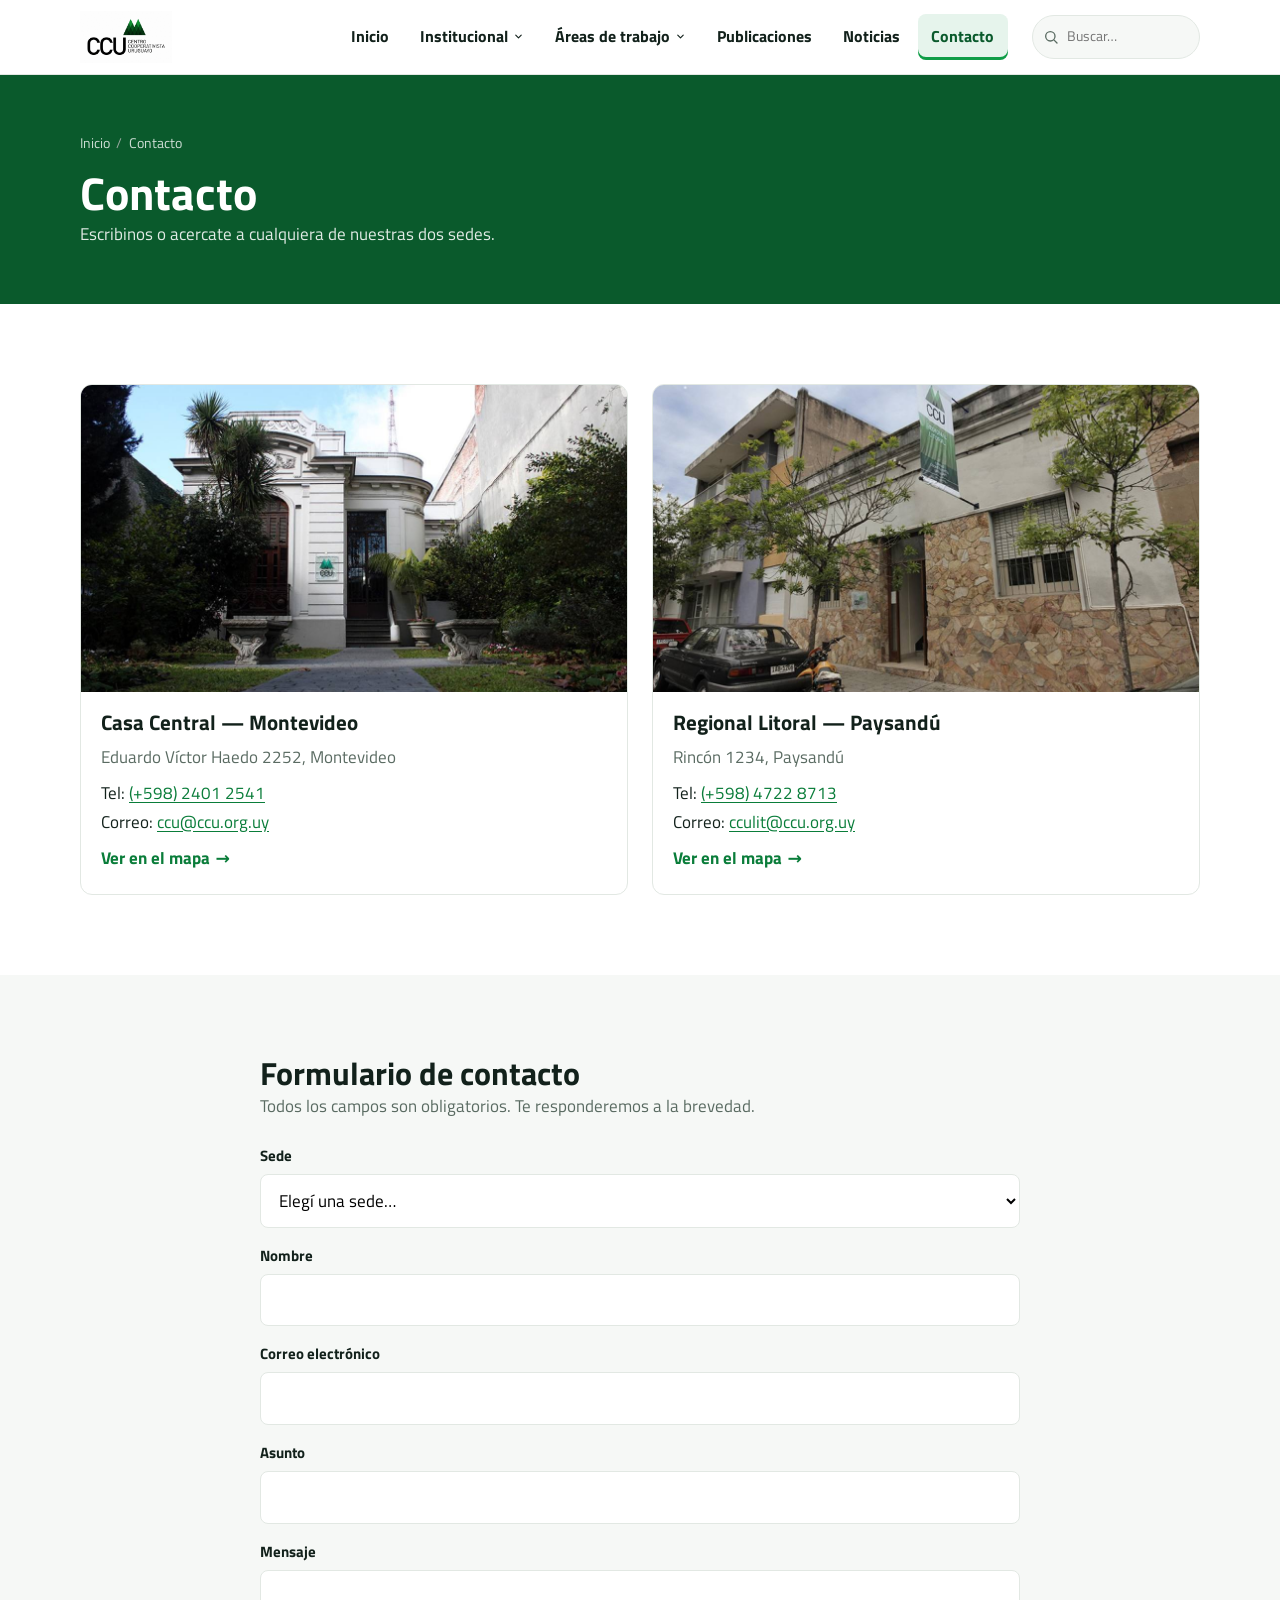
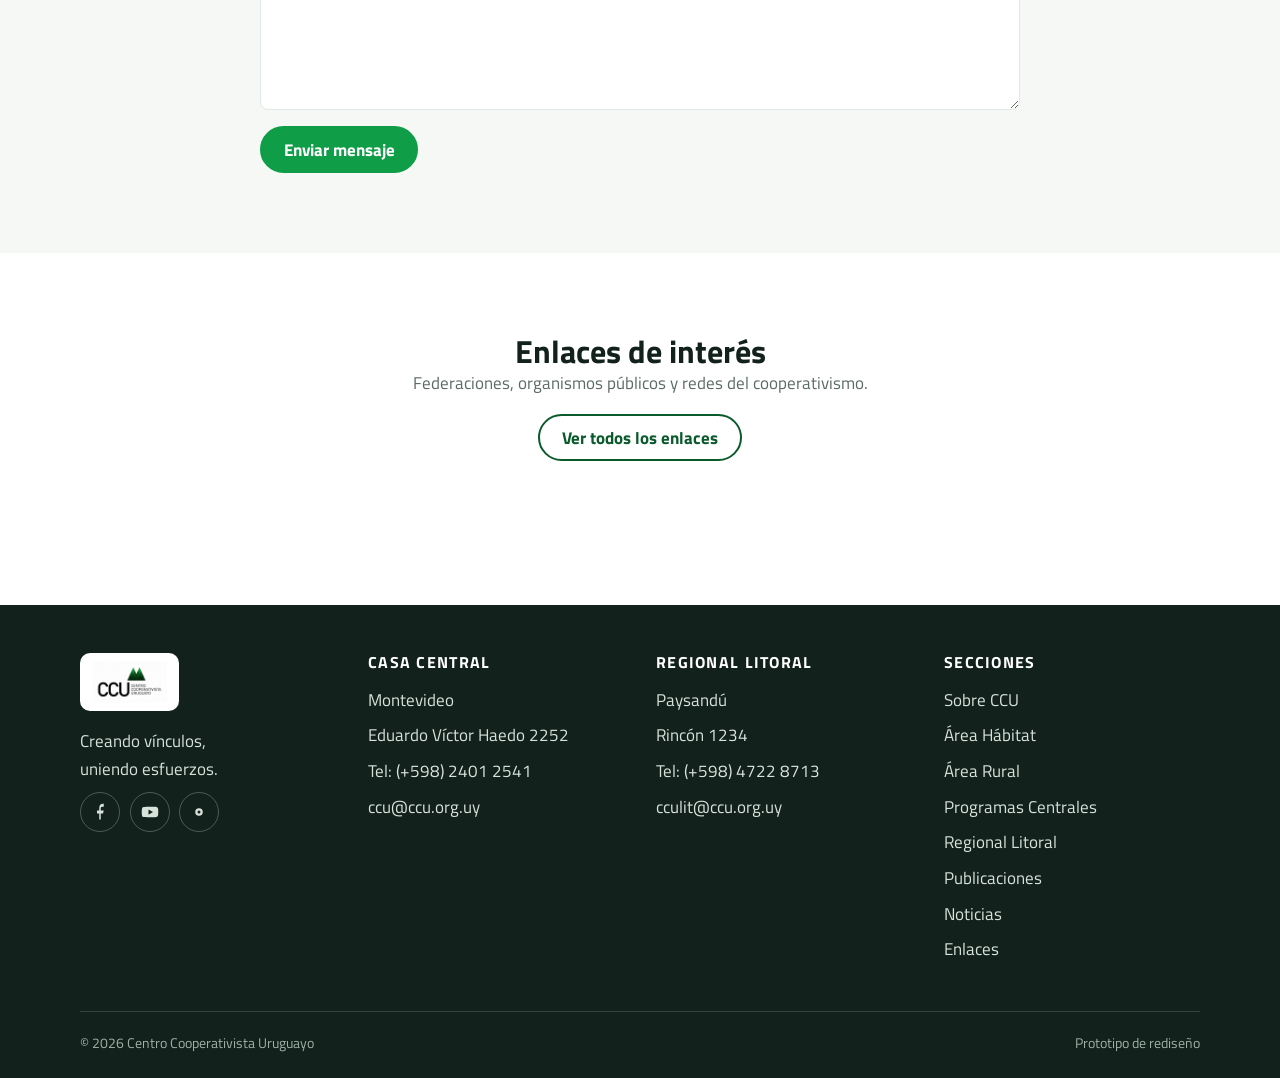
<file: contacto.html>
<!DOCTYPE html>
<html lang="es-UY">
<head>
<meta charset="UTF-8">
<meta name="viewport" content="width=device-width, initial-scale=1">
<title>Contacto — Centro Cooperativista Uruguayo</title>
<meta name="description" content="Sedes del CCU en Montevideo y Paysandú: direcciones, teléfonos, correos, mapas y formulario de contacto.">
<link rel="canonical" href="https://ccu.org.uy/contacto.html">
<meta property="og:type" content="website">
<meta property="og:title" content="Contacto — Centro Cooperativista Uruguayo">
<meta property="og:description" content="Sedes del CCU en Montevideo y Paysandú: direcciones, teléfonos, correos, mapas y formulario de contacto.">
<meta property="og:image" content="https://ccu.org.uy/assets/img/sede-montevideo.jpg">
<meta property="og:url" content="https://ccu.org.uy/contacto.html">
<meta property="og:site_name" content="Centro Cooperativista Uruguayo">
<meta name="twitter:card" content="summary_large_image">
<link rel="icon" href="assets/img/logo-ccu.svg" type="image/svg+xml">
<link rel="preconnect" href="https://fonts.googleapis.com">
<link rel="preconnect" href="https://fonts.gstatic.com" crossorigin>
<link href="https://fonts.googleapis.com/css2?family=Titillium+Web:wght@400;600;700;800&display=swap" rel="stylesheet">
<link rel="stylesheet" href="assets/css/styles.css?v=9">
</head>
<body>
<a class="skip-link" href="#main">Saltar al contenido</a>
<header class="site-header">
  <div class="wrap site-header__bar">
    <a class="site-header__logo" href="index.html" aria-label="CCU — Inicio">
      <img src="assets/img/logo_ani.gif" alt="Centro Cooperativista Uruguayo" width="640" height="360">
    </a>
    <nav class="primary-nav" id="primary-nav" aria-label="Principal">
      <ul>
        <li><a href="index.html">Inicio</a></li>
        <li class="has-dropdown" data-open="false">
          <button type="button" class="nav-toggle" aria-expanded="false" aria-haspopup="true">Institucional <svg class="chev" viewBox="0 0 24 24" fill="none" aria-hidden="true"><path d="M6 9l6 6 6-6" stroke="currentColor" stroke-width="2.5" stroke-linecap="round" stroke-linejoin="round"/></svg></button>
          <ul class="dropdown">
            <li><a href="sobre-ccu.html">Sobre CCU <span>Historia, autoridades y equipo</span></a></li>
            <li><a href="como-trabajamos.html">Cómo trabajamos <span>Enfoque y metodología</span></a></li>
            <li><a href="movimiento-cooperativo.html">Movimiento cooperativo <span>Valores y principios</span></a></li>
            <li><a href="preguntas-frecuentes.html">Preguntas frecuentes <span>Cómo formar una cooperativa</span></a></li>
          </ul>
        </li>
        <li class="has-dropdown" data-open="false">
          <button type="button" class="nav-toggle" aria-expanded="false" aria-haspopup="true">Áreas de trabajo <svg class="chev" viewBox="0 0 24 24" fill="none" aria-hidden="true"><path d="M6 9l6 6 6-6" stroke="currentColor" stroke-width="2.5" stroke-linecap="round" stroke-linejoin="round"/></svg></button>
          <ul class="dropdown">
            <li><a href="habitat.html">Hábitat <span>Cooperativas de vivienda</span></a></li>
            <li><a href="rural.html">Rural <span>Cooperativismo agrario</span></a></li>
            <li><a href="programas-centrales.html">Programas Centrales <span>Economía social y solidaria</span></a></li>
            <li><a href="regional-litoral.html">Regional Litoral <span>Sede Paysandú</span></a></li>
          </ul>
        </li>
        <li><a href="publicaciones.html">Publicaciones</a></li>
        <li><a href="noticias.html">Noticias</a></li>
        <li><a href="contacto.html" aria-current="page">Contacto</a></li>
      </ul>
    </nav>
    <div class="header-actions">
      <form class="search-mini" role="search" action="noticias.html" method="get">
        <label class="visually-hidden" for="q">Buscar en el sitio</label>
        <svg viewBox="0 0 24 24" fill="none" aria-hidden="true"><circle cx="11" cy="11" r="7" stroke="currentColor" stroke-width="2"/><path d="M21 21l-4.3-4.3" stroke="currentColor" stroke-width="2" stroke-linecap="round"/></svg>
        <input type="search" id="q" name="q" placeholder="Buscar…">
      </form>
    </div>
    <button type="button" class="nav-burger" aria-label="Abrir menú" aria-expanded="false" aria-controls="primary-nav">
      <svg viewBox="0 0 24 24" fill="none" aria-hidden="true"><path d="M3 6h18M3 12h18M3 18h18" stroke="currentColor" stroke-width="2.5" stroke-linecap="round"/></svg>
    </button>
  </div>
</header>
<main id="main">

<section class="page-hero">
  <div class="wrap">
    <nav class="breadcrumb" aria-label="Ruta de navegación"><ol><li><a href="index.html">Inicio</a></li><li><span aria-current="page">Contacto</span></li></ol></nav>
    <h1>Contacto</h1>
    <p>Escribinos o acercate a cualquiera de nuestras dos sedes.</p>
  </div>
</section>

  <section class="section">
    <div class="wrap">
      <div class="grid grid--2">
        <div class="card">
          <div class="card__media" style="aspect-ratio:16/9"><img src="assets/img/sede-montevideo.jpg" alt="Fachada de la Casa Central del CCU en Montevideo." width="1200" height="800" loading="lazy"></div>
          <div class="card__body">
            <h2 style="font-size:1.3rem">Casa Central — Montevideo</h2>
            <p class="muted">Eduardo Víctor Haedo 2252, Montevideo</p>
            <ul style="list-style:none;padding:0">
              <li>Tel: <a href="tel:+59824012541">(+598) 2401 2541</a></li>
              <li>Correo: <a href="mailto:ccu@ccu.org.uy">ccu@ccu.org.uy</a></li>
            </ul>
            <p><a class="link-arrow" href="https://www.openstreetmap.org/?mlat=-34.8942&mlon=-56.1655#map=17/-34.8942/-56.1655" rel="noopener">Ver en el mapa</a></p>
          </div>
        </div>
        <div class="card">
          <div class="card__media" style="aspect-ratio:16/9"><img src="assets/img/sede-paysandu.jpg" alt="Fachada de la sede de la Regional Litoral del CCU en Paysandú." width="1200" height="800" loading="lazy"></div>
          <div class="card__body">
            <h2 style="font-size:1.3rem">Regional Litoral — Paysandú</h2>
            <p class="muted">Rincón 1234, Paysandú</p>
            <ul style="list-style:none;padding:0">
              <li>Tel: <a href="tel:+59847228713">(+598) 4722 8713</a></li>
              <li>Correo: <a href="mailto:cculit@ccu.org.uy">cculit@ccu.org.uy</a></li>
            </ul>
            <p><a class="link-arrow" href="https://www.openstreetmap.org/?mlat=-32.3214&mlon=-58.0756#map=16/-32.3214/-58.0756" rel="noopener">Ver en el mapa</a></p>
          </div>
        </div>
      </div>
    </div>
  </section>

  <section class="section section--tint">
    <div class="wrap wrap--narrow">
      <h2>Formulario de contacto</h2>
      <p class="muted" style="margin-bottom:1.5rem">Todos los campos son obligatorios. Te responderemos a la brevedad.</p>
      <form onsubmit="return false" novalidate>
        <div class="form-field">
          <label for="sede">Sede</label>
          <select id="sede" name="sede" required>
            <option value="">Elegí una sede…</option>
            <option>Casa Central — Montevideo</option>
            <option>Regional Litoral — Paysandú</option>
          </select>
        </div>
        <div class="form-field">
          <label for="nombre">Nombre</label>
          <input id="nombre" name="nombre" type="text" autocomplete="name" required>
        </div>
        <div class="form-field">
          <label for="correo">Correo electrónico</label>
          <input id="correo" name="correo" type="email" autocomplete="email" required>
        </div>
        <div class="form-field">
          <label for="asunto">Asunto</label>
          <input id="asunto" name="asunto" type="text" required>
        </div>
        <div class="form-field">
          <label for="mensaje">Mensaje</label>
          <textarea id="mensaje" name="mensaje" required></textarea>
        </div>
        <button class="btn btn--primary" type="submit">Enviar mensaje</button>
      </form>
    </div>
  </section>

  <section class="section">
    <div class="wrap center">
      <h2>Enlaces de interés</h2>
      <p class="muted" style="margin-bottom:1rem">Federaciones, organismos públicos y redes del cooperativismo.</p>
      <a class="btn btn--ghost" href="enlaces.html">Ver todos los enlaces</a>
    </div>
  </section>
</main>

<footer class="site-footer">
  <div class="wrap">
    <div class="site-footer__grid">
      <div class="site-footer__brand">
        <img src="assets/img/logo_ani.gif" alt="Centro Cooperativista Uruguayo" width="640" height="360">
        <p>Creando vínculos, uniendo esfuerzos.</p>
        <div class="social-row">
          <a href="https://www.facebook.com/centrocooperativistauruguayo/" aria-label="Facebook"><svg viewBox="0 0 24 24" fill="currentColor" aria-hidden="true"><path d="M13 22v-8h3l1-4h-4V7c0-1 .3-2 2-2h2V1.2C18.5 1.1 17.3 1 16 1c-3 0-5 1.8-5 5.2V10H8v4h3v8z"/></svg></a>
          <a href="https://www.youtube.com/channel/UCze_Iau3KSIlbY9xbv3XOyQ" aria-label="YouTube"><svg viewBox="0 0 24 24" fill="currentColor" aria-hidden="true"><path d="M23 12s0-3.3-.4-4.9a2.7 2.7 0 0 0-1.9-1.9C18.9 5 12 5 12 5s-6.9 0-8.7.4a2.7 2.7 0 0 0-1.9 1.9C1 8.7 1 12 1 12s0 3.3.4 4.9a2.7 2.7 0 0 0 1.9 1.9C5.1 19 12 19 12 19s6.9 0 8.7-.4a2.7 2.7 0 0 0 1.9-1.9C23 15.3 23 12 23 12zM10 15.5v-7l6 3.5z"/></svg></a>
          <a href="https://issuu.com/centrocooperativistauruguayo" aria-label="Issuu"><svg viewBox="0 0 24 24" fill="currentColor" aria-hidden="true"><path d="M12 7a5 5 0 1 0 0 10A5 5 0 0 0 12 7zm0 3a2 2 0 1 1 0 4 2 2 0 0 1 0-4z"/></svg></a>
        </div>
      </div>
      <div>
        <h2>Casa Central</h2>
        <ul>
          <li>Montevideo</li><li>Eduardo Víctor Haedo 2252</li>
          <li>Tel: <a href="tel:+59824012541">(+598) 2401 2541</a></li>
          <li><a href="mailto:ccu@ccu.org.uy">ccu@ccu.org.uy</a></li>
        </ul>
      </div>
      <div>
        <h2>Regional Litoral</h2>
        <ul>
          <li>Paysandú</li><li>Rincón 1234</li>
          <li>Tel: <a href="tel:+59847228713">(+598) 4722 8713</a></li>
          <li><a href="mailto:cculit@ccu.org.uy">cculit@ccu.org.uy</a></li>
        </ul>
      </div>
      <div>
        <h2>Secciones</h2>
        <ul>
          <li><a href="sobre-ccu.html">Sobre CCU</a></li>
          <li><a href="habitat.html">Área Hábitat</a></li>
          <li><a href="rural.html">Área Rural</a></li>
          <li><a href="programas-centrales.html">Programas Centrales</a></li>
          <li><a href="regional-litoral.html">Regional Litoral</a></li>
          <li><a href="publicaciones.html">Publicaciones</a></li>
          <li><a href="noticias.html">Noticias</a></li>
          <li><a href="enlaces.html">Enlaces</a></li>
        </ul>
      </div>
    </div>
    <div class="site-footer__legal">
      <span>© <span data-year>2026</span> Centro Cooperativista Uruguayo</span>
      <span>Prototipo de rediseño</span>
    </div>
  </div>
</footer>
<button type="button" class="to-top" aria-label="Volver arriba">
  <svg viewBox="0 0 24 24" fill="none" aria-hidden="true"><path d="M12 19V5M5 12l7-7 7 7" stroke="currentColor" stroke-width="2.5" stroke-linecap="round" stroke-linejoin="round"/></svg>
</button>
<script src="assets/js/main.js?v=5"></script>
</body>
</html>
</file>
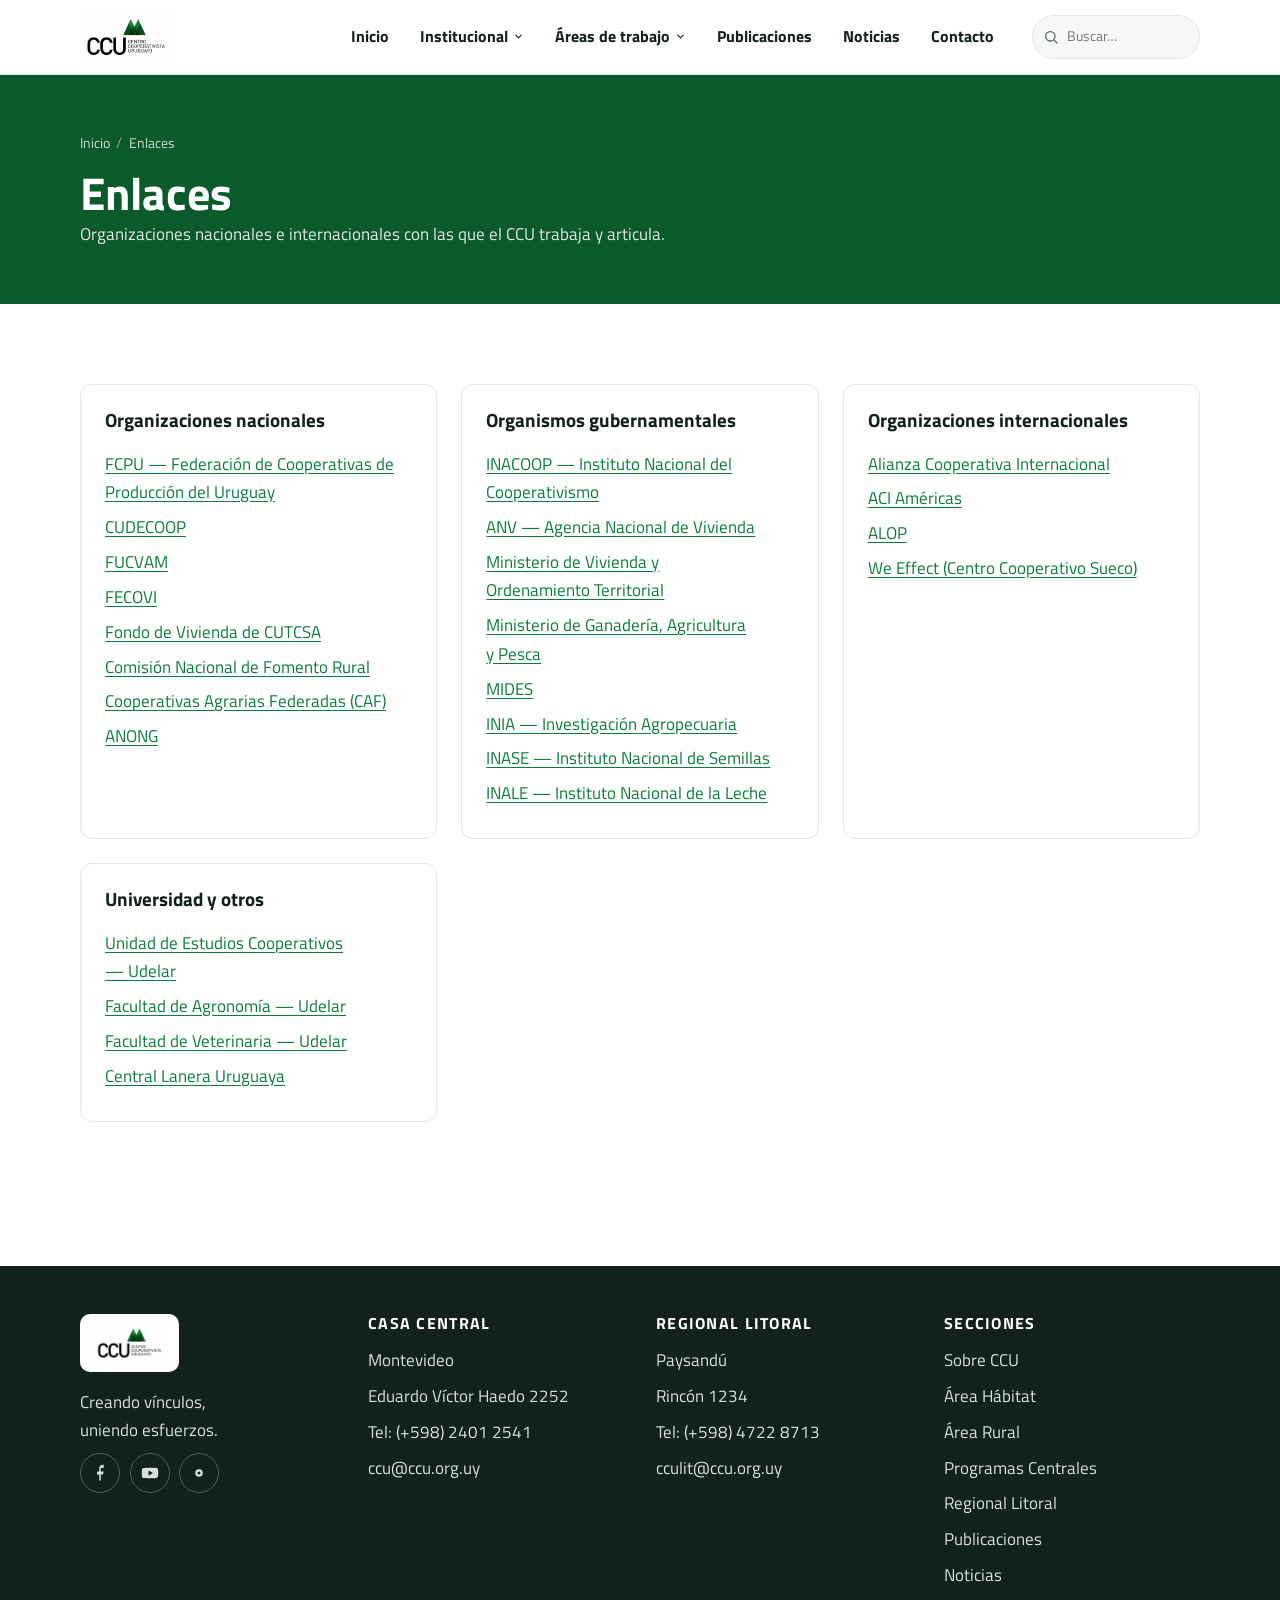
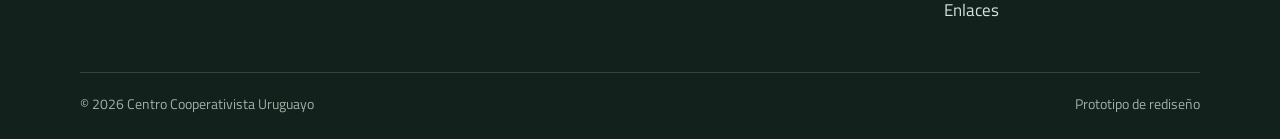
<file: enlaces.html>
<!DOCTYPE html>
<html lang="es-UY">
<head>
<meta charset="UTF-8">
<meta name="viewport" content="width=device-width, initial-scale=1">
<title>Enlaces — Organizaciones del cooperativismo | CCU</title>
<meta name="description" content="Enlaces a federaciones cooperativas, organismos públicos y redes internacionales vinculadas al trabajo del Centro Cooperativista Uruguayo.">
<link rel="canonical" href="https://ccu.org.uy/enlaces.html">
<meta property="og:type" content="website">
<meta property="og:title" content="Enlaces — Organizaciones del cooperativismo | CCU">
<meta property="og:description" content="Enlaces a federaciones cooperativas, organismos públicos y redes internacionales vinculadas al trabajo del Centro Cooperativista Uruguayo.">
<meta property="og:image" content="https://ccu.org.uy/assets/img/hero-home.jpg">
<meta property="og:url" content="https://ccu.org.uy/enlaces.html">
<meta property="og:site_name" content="Centro Cooperativista Uruguayo">
<meta name="twitter:card" content="summary_large_image">
<link rel="icon" href="assets/img/logo-ccu.svg" type="image/svg+xml">
<link rel="preconnect" href="https://fonts.googleapis.com">
<link rel="preconnect" href="https://fonts.gstatic.com" crossorigin>
<link href="https://fonts.googleapis.com/css2?family=Titillium+Web:wght@400;600;700;800&display=swap" rel="stylesheet">
<link rel="stylesheet" href="assets/css/styles.css?v=9">
</head>
<body>
<a class="skip-link" href="#main">Saltar al contenido</a>
<header class="site-header">
  <div class="wrap site-header__bar">
    <a class="site-header__logo" href="index.html" aria-label="CCU — Inicio">
      <img src="assets/img/logo_ani.gif" alt="Centro Cooperativista Uruguayo" width="640" height="360">
    </a>
    <nav class="primary-nav" id="primary-nav" aria-label="Principal">
      <ul>
        <li><a href="index.html">Inicio</a></li>
        <li class="has-dropdown" data-open="false">
          <button type="button" class="nav-toggle" aria-expanded="false" aria-haspopup="true">Institucional <svg class="chev" viewBox="0 0 24 24" fill="none" aria-hidden="true"><path d="M6 9l6 6 6-6" stroke="currentColor" stroke-width="2.5" stroke-linecap="round" stroke-linejoin="round"/></svg></button>
          <ul class="dropdown">
            <li><a href="sobre-ccu.html">Sobre CCU <span>Historia, autoridades y equipo</span></a></li>
            <li><a href="como-trabajamos.html">Cómo trabajamos <span>Enfoque y metodología</span></a></li>
            <li><a href="movimiento-cooperativo.html">Movimiento cooperativo <span>Valores y principios</span></a></li>
            <li><a href="preguntas-frecuentes.html">Preguntas frecuentes <span>Cómo formar una cooperativa</span></a></li>
          </ul>
        </li>
        <li class="has-dropdown" data-open="false">
          <button type="button" class="nav-toggle" aria-expanded="false" aria-haspopup="true">Áreas de trabajo <svg class="chev" viewBox="0 0 24 24" fill="none" aria-hidden="true"><path d="M6 9l6 6 6-6" stroke="currentColor" stroke-width="2.5" stroke-linecap="round" stroke-linejoin="round"/></svg></button>
          <ul class="dropdown">
            <li><a href="habitat.html">Hábitat <span>Cooperativas de vivienda</span></a></li>
            <li><a href="rural.html">Rural <span>Cooperativismo agrario</span></a></li>
            <li><a href="programas-centrales.html">Programas Centrales <span>Economía social y solidaria</span></a></li>
            <li><a href="regional-litoral.html">Regional Litoral <span>Sede Paysandú</span></a></li>
          </ul>
        </li>
        <li><a href="publicaciones.html">Publicaciones</a></li>
        <li><a href="noticias.html">Noticias</a></li>
        <li><a href="contacto.html">Contacto</a></li>
      </ul>
    </nav>
    <div class="header-actions">
      <form class="search-mini" role="search" action="noticias.html" method="get">
        <label class="visually-hidden" for="q">Buscar en el sitio</label>
        <svg viewBox="0 0 24 24" fill="none" aria-hidden="true"><circle cx="11" cy="11" r="7" stroke="currentColor" stroke-width="2"/><path d="M21 21l-4.3-4.3" stroke="currentColor" stroke-width="2" stroke-linecap="round"/></svg>
        <input type="search" id="q" name="q" placeholder="Buscar…">
      </form>
    </div>
    <button type="button" class="nav-burger" aria-label="Abrir menú" aria-expanded="false" aria-controls="primary-nav">
      <svg viewBox="0 0 24 24" fill="none" aria-hidden="true"><path d="M3 6h18M3 12h18M3 18h18" stroke="currentColor" stroke-width="2.5" stroke-linecap="round"/></svg>
    </button>
  </div>
</header>
<main id="main">

<section class="page-hero">
  <div class="wrap">
    <nav class="breadcrumb" aria-label="Ruta de navegación"><ol><li><a href="index.html">Inicio</a></li><li><span aria-current="page">Enlaces</span></li></ol></nav>
    <h1>Enlaces</h1>
    <p>Organizaciones nacionales e internacionales con las que el CCU trabaja y articula.</p>
  </div>
</section>

  <section class="section">
    <div class="wrap">
      <div class="grid grid--2">
        <div class="card card--pad">
          <h2 style="font-size:1.2rem">Organizaciones nacionales</h2>
          <ul style="list-style:none;padding:0;margin-top:.75rem">
            <li style="margin:.4rem 0"><a href="http://www.fcpu.coop" rel="noopener">FCPU — Federación de Cooperativas de Producción del Uruguay</a></li><li style="margin:.4rem 0"><a href="http://www.cudecoop.coop" rel="noopener">CUDECOOP</a></li><li style="margin:.4rem 0"><a href="http://www.fucvam.org.uy/" rel="noopener">FUCVAM</a></li><li style="margin:.4rem 0"><a href="https://fecovi.coop/web/" rel="noopener">FECOVI</a></li><li style="margin:.4rem 0"><a href="http://www.cutcsa.com.uy/" rel="noopener">Fondo de Vivienda de CUTCSA</a></li><li style="margin:.4rem 0"><a href="http://www.cnfr.org.uy/" rel="noopener">Comisión Nacional de Fomento Rural</a></li><li style="margin:.4rem 0"><a href="http://www.caf.org.uy/" rel="noopener">Cooperativas Agrarias Federadas (CAF)</a></li><li style="margin:.4rem 0"><a href="http://www.anong.org.uy/" rel="noopener">ANONG</a></li>
          </ul>
        </div><div class="card card--pad">
          <h2 style="font-size:1.2rem">Organismos gubernamentales</h2>
          <ul style="list-style:none;padding:0;margin-top:.75rem">
            <li style="margin:.4rem 0"><a href="http://www.inacoop.org.uy" rel="noopener">INACOOP — Instituto Nacional del Cooperativismo</a></li><li style="margin:.4rem 0"><a href="http://www.anv.gub.uy/" rel="noopener">ANV — Agencia Nacional de Vivienda</a></li><li style="margin:.4rem 0"><a href="https://www.gub.uy/ministerio-vivienda-ordenamiento-territorial/" rel="noopener">Ministerio de Vivienda y Ordenamiento Territorial</a></li><li style="margin:.4rem 0"><a href="https://www.gub.uy/ministerio-ganaderia-agricultura-pesca/" rel="noopener">Ministerio de Ganadería, Agricultura y Pesca</a></li><li style="margin:.4rem 0"><a href="http://www.mides.gub.uy/" rel="noopener">MIDES</a></li><li style="margin:.4rem 0"><a href="http://www.inia.org.uy" rel="noopener">INIA — Investigación Agropecuaria</a></li><li style="margin:.4rem 0"><a href="http://www.inase.org.uy/" rel="noopener">INASE — Instituto Nacional de Semillas</a></li><li style="margin:.4rem 0"><a href="http://www.inale.org" rel="noopener">INALE — Instituto Nacional de la Leche</a></li>
          </ul>
        </div><div class="card card--pad">
          <h2 style="font-size:1.2rem">Organizaciones internacionales</h2>
          <ul style="list-style:none;padding:0;margin-top:.75rem">
            <li style="margin:.4rem 0"><a href="http://ica.coop" rel="noopener">Alianza Cooperativa Internacional</a></li><li style="margin:.4rem 0"><a href="http://www.aciamericas.coop" rel="noopener">ACI Américas</a></li><li style="margin:.4rem 0"><a href="http://www.alop.org.mx/" rel="noopener">ALOP</a></li><li style="margin:.4rem 0"><a href="http://www.weeffect.org" rel="noopener">We Effect (Centro Cooperativo Sueco)</a></li>
          </ul>
        </div><div class="card card--pad">
          <h2 style="font-size:1.2rem">Universidad y otros</h2>
          <ul style="list-style:none;padding:0;margin-top:.75rem">
            <li style="margin:.4rem 0"><a href="http://www.extension.edu.uy/institucional/estudios_cooperativos" rel="noopener">Unidad de Estudios Cooperativos — Udelar</a></li><li style="margin:.4rem 0"><a href="http://portal.fagro.edu.uy/" rel="noopener">Facultad de Agronomía — Udelar</a></li><li style="margin:.4rem 0"><a href="http://www.fvet.edu.uy" rel="noopener">Facultad de Veterinaria — Udelar</a></li><li style="margin:.4rem 0"><a href="http://www.central-lanera.com.uy" rel="noopener">Central Lanera Uruguaya</a></li>
          </ul>
        </div>
      </div>
    </div>
  </section>
</main>

<footer class="site-footer">
  <div class="wrap">
    <div class="site-footer__grid">
      <div class="site-footer__brand">
        <img src="assets/img/logo_ani.gif" alt="Centro Cooperativista Uruguayo" width="640" height="360">
        <p>Creando vínculos, uniendo esfuerzos.</p>
        <div class="social-row">
          <a href="https://www.facebook.com/centrocooperativistauruguayo/" aria-label="Facebook"><svg viewBox="0 0 24 24" fill="currentColor" aria-hidden="true"><path d="M13 22v-8h3l1-4h-4V7c0-1 .3-2 2-2h2V1.2C18.5 1.1 17.3 1 16 1c-3 0-5 1.8-5 5.2V10H8v4h3v8z"/></svg></a>
          <a href="https://www.youtube.com/channel/UCze_Iau3KSIlbY9xbv3XOyQ" aria-label="YouTube"><svg viewBox="0 0 24 24" fill="currentColor" aria-hidden="true"><path d="M23 12s0-3.3-.4-4.9a2.7 2.7 0 0 0-1.9-1.9C18.9 5 12 5 12 5s-6.9 0-8.7.4a2.7 2.7 0 0 0-1.9 1.9C1 8.7 1 12 1 12s0 3.3.4 4.9a2.7 2.7 0 0 0 1.9 1.9C5.1 19 12 19 12 19s6.9 0 8.7-.4a2.7 2.7 0 0 0 1.9-1.9C23 15.3 23 12 23 12zM10 15.5v-7l6 3.5z"/></svg></a>
          <a href="https://issuu.com/centrocooperativistauruguayo" aria-label="Issuu"><svg viewBox="0 0 24 24" fill="currentColor" aria-hidden="true"><path d="M12 7a5 5 0 1 0 0 10A5 5 0 0 0 12 7zm0 3a2 2 0 1 1 0 4 2 2 0 0 1 0-4z"/></svg></a>
        </div>
      </div>
      <div>
        <h2>Casa Central</h2>
        <ul>
          <li>Montevideo</li><li>Eduardo Víctor Haedo 2252</li>
          <li>Tel: <a href="tel:+59824012541">(+598) 2401 2541</a></li>
          <li><a href="mailto:ccu@ccu.org.uy">ccu@ccu.org.uy</a></li>
        </ul>
      </div>
      <div>
        <h2>Regional Litoral</h2>
        <ul>
          <li>Paysandú</li><li>Rincón 1234</li>
          <li>Tel: <a href="tel:+59847228713">(+598) 4722 8713</a></li>
          <li><a href="mailto:cculit@ccu.org.uy">cculit@ccu.org.uy</a></li>
        </ul>
      </div>
      <div>
        <h2>Secciones</h2>
        <ul>
          <li><a href="sobre-ccu.html">Sobre CCU</a></li>
          <li><a href="habitat.html">Área Hábitat</a></li>
          <li><a href="rural.html">Área Rural</a></li>
          <li><a href="programas-centrales.html">Programas Centrales</a></li>
          <li><a href="regional-litoral.html">Regional Litoral</a></li>
          <li><a href="publicaciones.html">Publicaciones</a></li>
          <li><a href="noticias.html">Noticias</a></li>
          <li><a href="enlaces.html">Enlaces</a></li>
        </ul>
      </div>
    </div>
    <div class="site-footer__legal">
      <span>© <span data-year>2026</span> Centro Cooperativista Uruguayo</span>
      <span>Prototipo de rediseño</span>
    </div>
  </div>
</footer>
<button type="button" class="to-top" aria-label="Volver arriba">
  <svg viewBox="0 0 24 24" fill="none" aria-hidden="true"><path d="M12 19V5M5 12l7-7 7 7" stroke="currentColor" stroke-width="2.5" stroke-linecap="round" stroke-linejoin="round"/></svg>
</button>
<script src="assets/js/main.js?v=5"></script>
</body>
</html>
</file>
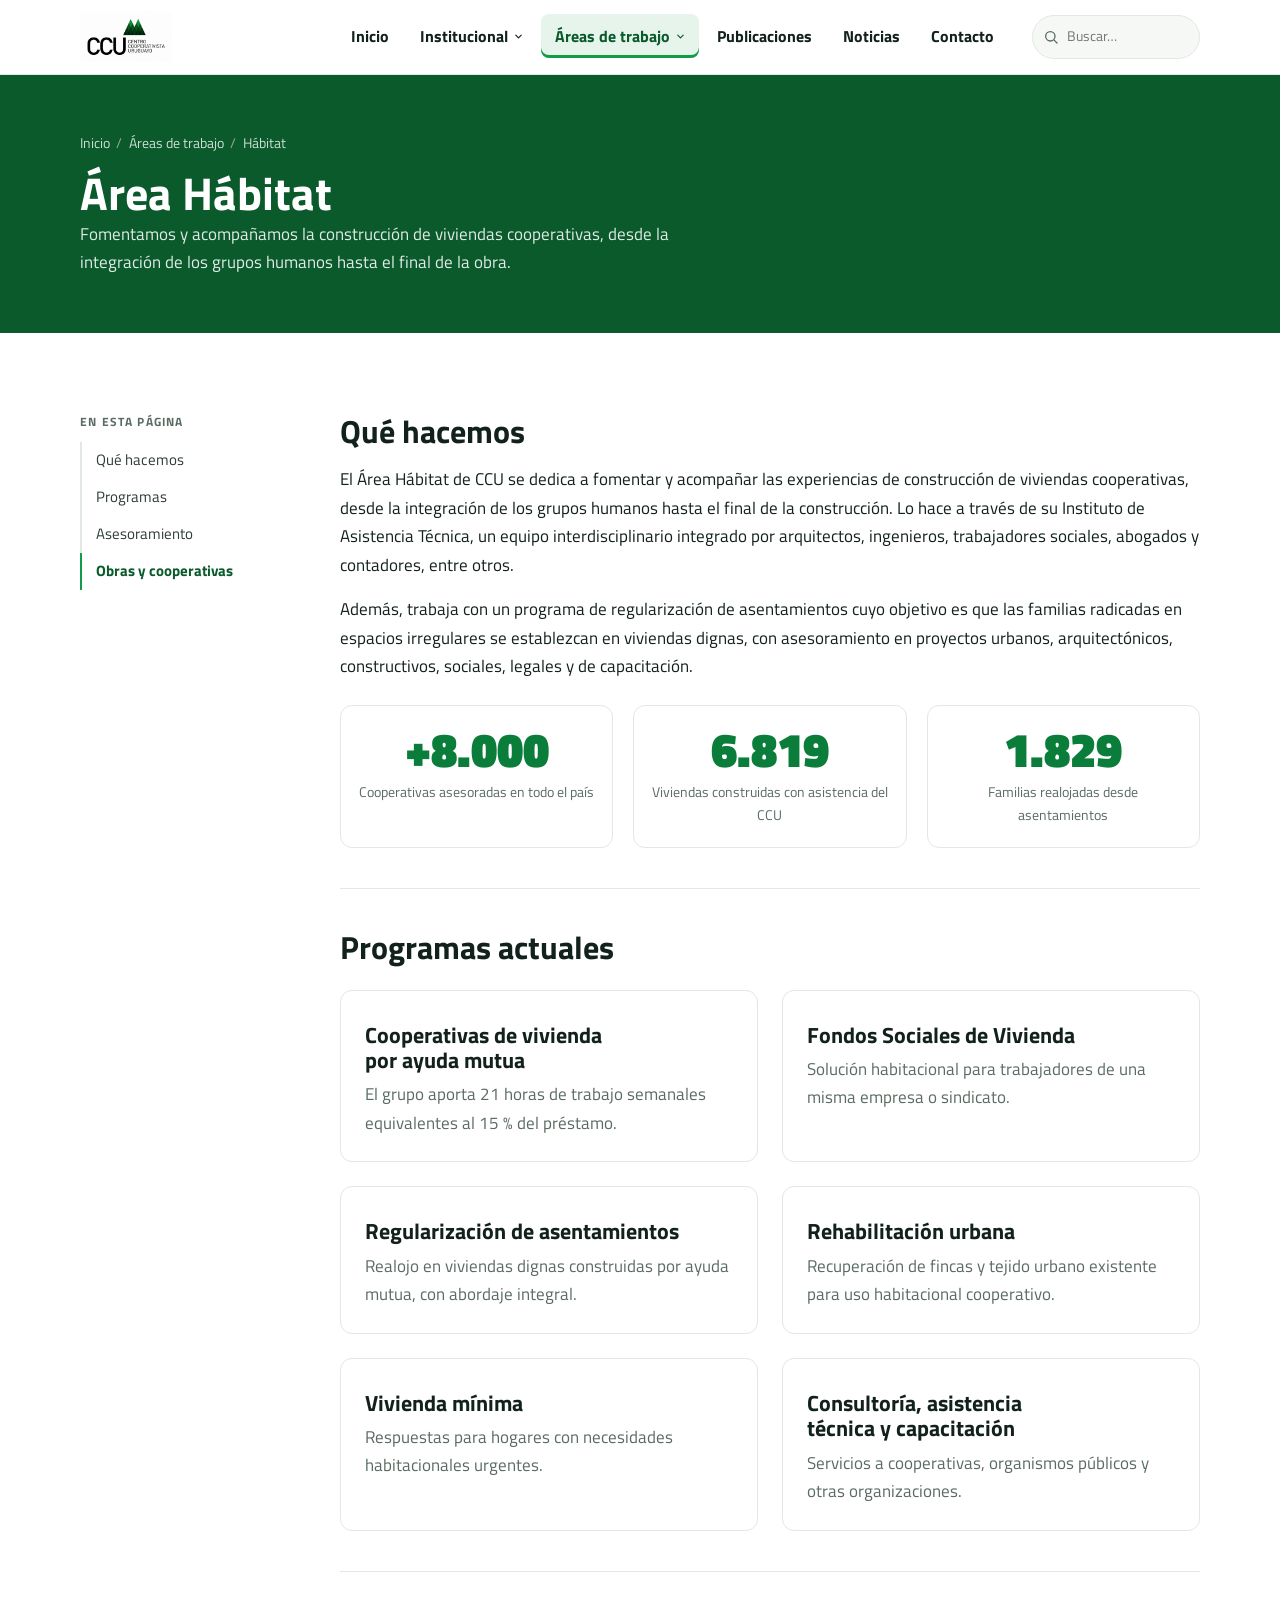
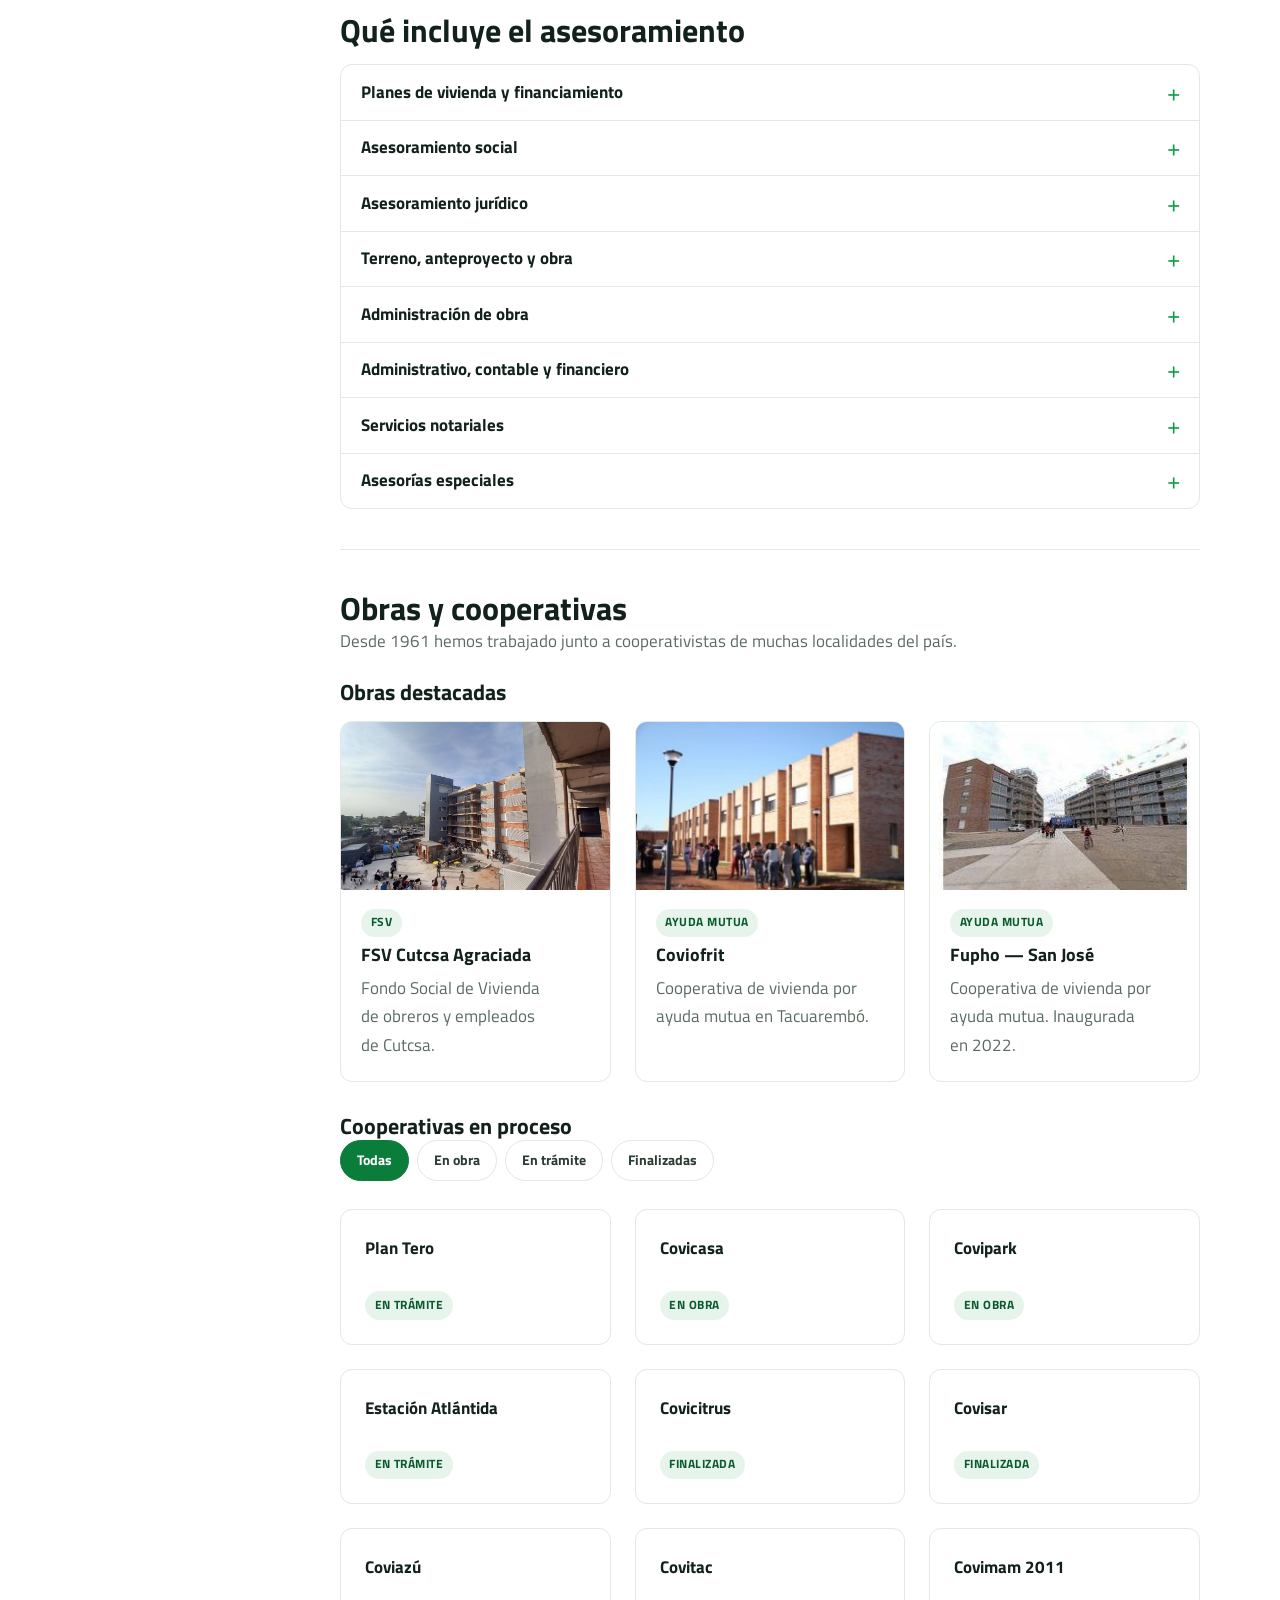
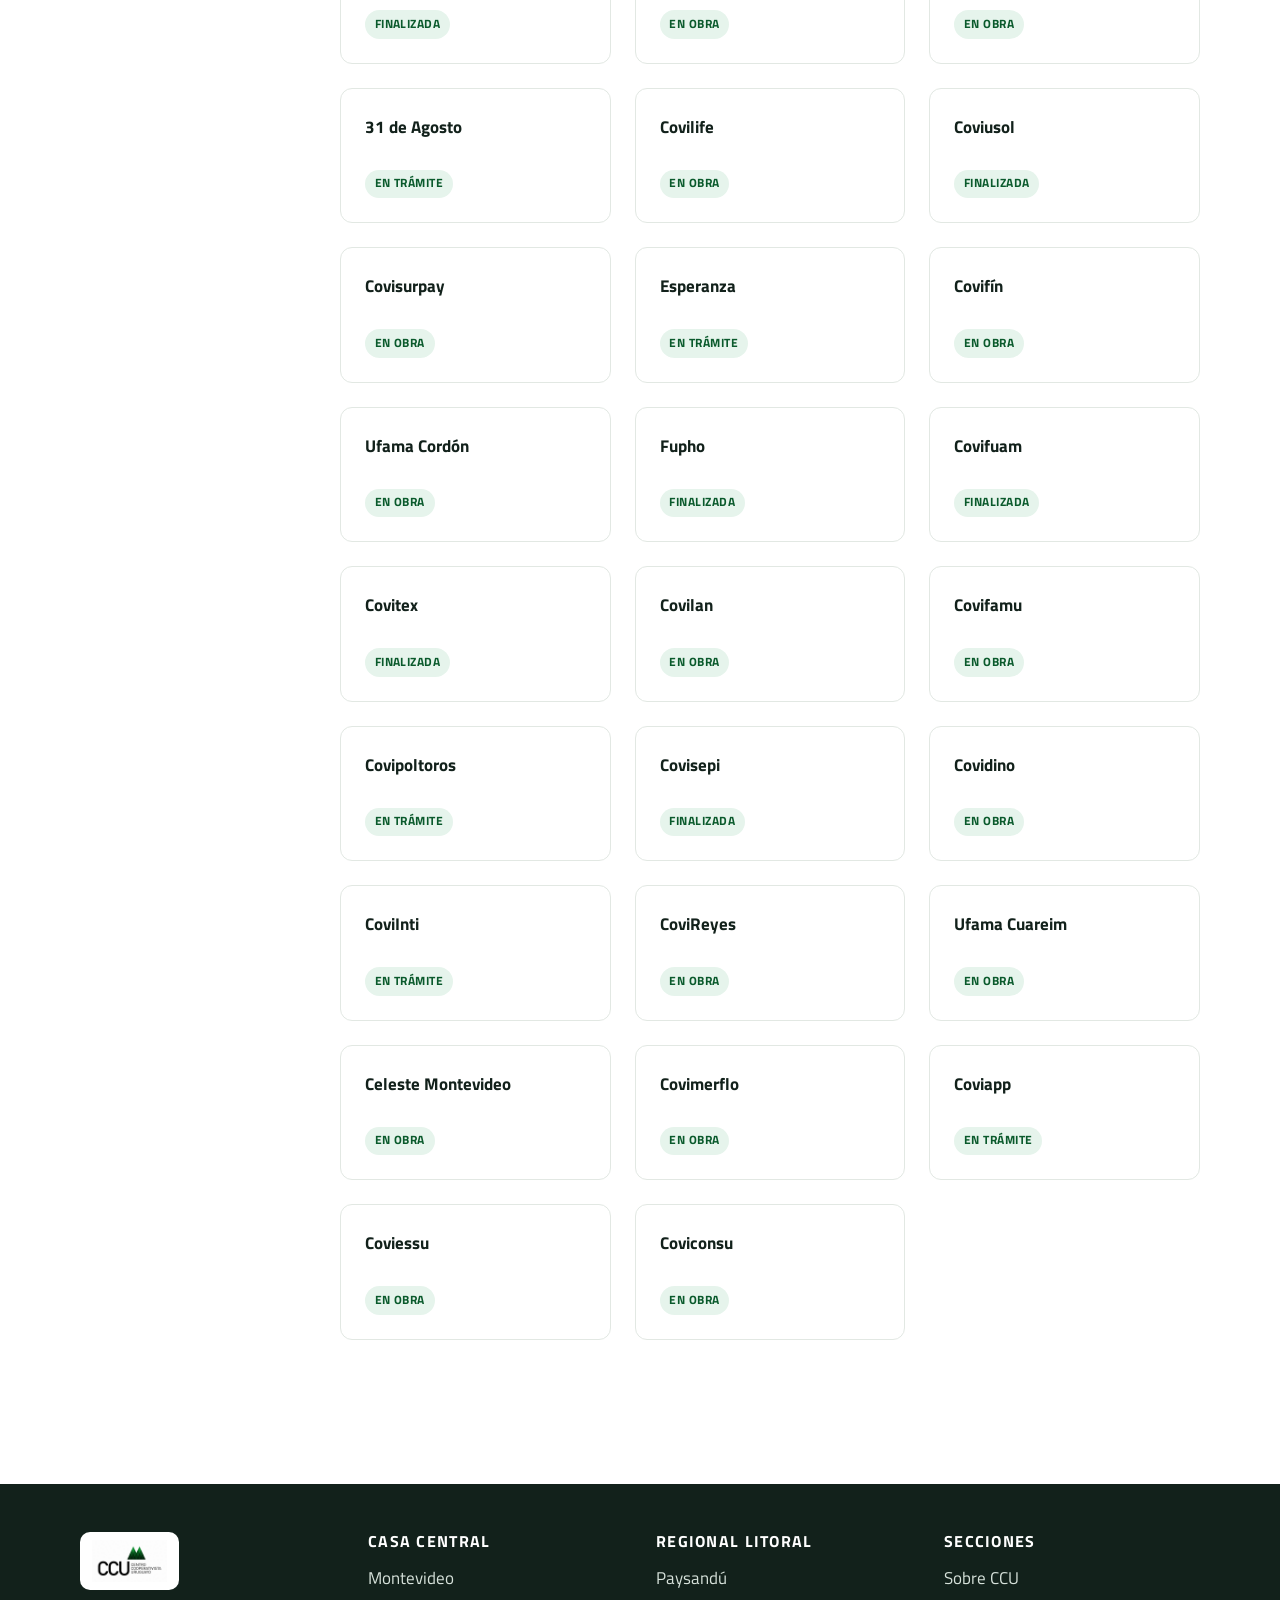
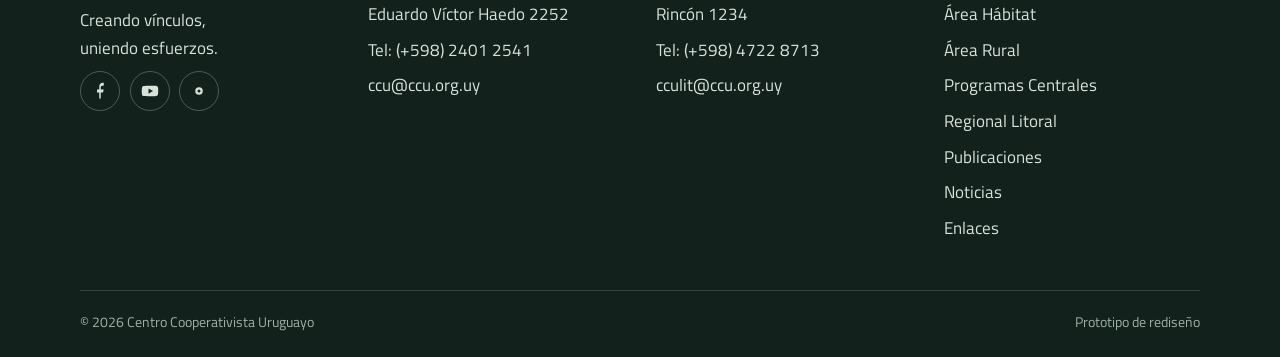
<file: habitat.html>
<!DOCTYPE html>
<html lang="es-UY">
<head>
<meta charset="UTF-8">
<meta name="viewport" content="width=device-width, initial-scale=1">
<title>Área Hábitat — Cooperativas de vivienda | CCU</title>
<meta name="description" content="El Área Hábitat del CCU acompaña cooperativas de vivienda desde la integración del grupo hasta el fin de la obra, con un instituto de asistencia técnica interdisciplinario.">
<link rel="canonical" href="https://ccu.org.uy/habitat.html">
<meta property="og:type" content="website">
<meta property="og:title" content="Área Hábitat — Cooperativas de vivienda | CCU">
<meta property="og:description" content="El Área Hábitat del CCU acompaña cooperativas de vivienda desde la integración del grupo hasta el fin de la obra, con un instituto de asistencia técnica interdisciplinario.">
<meta property="og:image" content="https://ccu.org.uy/assets/img/habitat-hero.jpg">
<meta property="og:url" content="https://ccu.org.uy/habitat.html">
<meta property="og:site_name" content="Centro Cooperativista Uruguayo">
<meta name="twitter:card" content="summary_large_image">
<link rel="icon" href="assets/img/logo-ccu.svg" type="image/svg+xml">
<link rel="preconnect" href="https://fonts.googleapis.com">
<link rel="preconnect" href="https://fonts.gstatic.com" crossorigin>
<link href="https://fonts.googleapis.com/css2?family=Titillium+Web:wght@400;600;700;800&display=swap" rel="stylesheet">
<link rel="stylesheet" href="assets/css/styles.css?v=9">
</head>
<body>
<a class="skip-link" href="#main">Saltar al contenido</a>
<header class="site-header">
  <div class="wrap site-header__bar">
    <a class="site-header__logo" href="index.html" aria-label="CCU — Inicio">
      <img src="assets/img/logo_ani.gif" alt="Centro Cooperativista Uruguayo" width="640" height="360">
    </a>
    <nav class="primary-nav" id="primary-nav" aria-label="Principal">
      <ul>
        <li><a href="index.html">Inicio</a></li>
        <li class="has-dropdown" data-open="false">
          <button type="button" class="nav-toggle" aria-expanded="false" aria-haspopup="true">Institucional <svg class="chev" viewBox="0 0 24 24" fill="none" aria-hidden="true"><path d="M6 9l6 6 6-6" stroke="currentColor" stroke-width="2.5" stroke-linecap="round" stroke-linejoin="round"/></svg></button>
          <ul class="dropdown">
            <li><a href="sobre-ccu.html">Sobre CCU <span>Historia, autoridades y equipo</span></a></li>
            <li><a href="como-trabajamos.html">Cómo trabajamos <span>Enfoque y metodología</span></a></li>
            <li><a href="movimiento-cooperativo.html">Movimiento cooperativo <span>Valores y principios</span></a></li>
            <li><a href="preguntas-frecuentes.html">Preguntas frecuentes <span>Cómo formar una cooperativa</span></a></li>
          </ul>
        </li>
        <li class="has-dropdown" data-open="false">
          <button type="button" class="nav-toggle" aria-current="page" aria-expanded="false" aria-haspopup="true">Áreas de trabajo <svg class="chev" viewBox="0 0 24 24" fill="none" aria-hidden="true"><path d="M6 9l6 6 6-6" stroke="currentColor" stroke-width="2.5" stroke-linecap="round" stroke-linejoin="round"/></svg></button>
          <ul class="dropdown">
            <li><a href="habitat.html">Hábitat <span>Cooperativas de vivienda</span></a></li>
            <li><a href="rural.html">Rural <span>Cooperativismo agrario</span></a></li>
            <li><a href="programas-centrales.html">Programas Centrales <span>Economía social y solidaria</span></a></li>
            <li><a href="regional-litoral.html">Regional Litoral <span>Sede Paysandú</span></a></li>
          </ul>
        </li>
        <li><a href="publicaciones.html">Publicaciones</a></li>
        <li><a href="noticias.html">Noticias</a></li>
        <li><a href="contacto.html">Contacto</a></li>
      </ul>
    </nav>
    <div class="header-actions">
      <form class="search-mini" role="search" action="noticias.html" method="get">
        <label class="visually-hidden" for="q">Buscar en el sitio</label>
        <svg viewBox="0 0 24 24" fill="none" aria-hidden="true"><circle cx="11" cy="11" r="7" stroke="currentColor" stroke-width="2"/><path d="M21 21l-4.3-4.3" stroke="currentColor" stroke-width="2" stroke-linecap="round"/></svg>
        <input type="search" id="q" name="q" placeholder="Buscar…">
      </form>
    </div>
    <button type="button" class="nav-burger" aria-label="Abrir menú" aria-expanded="false" aria-controls="primary-nav">
      <svg viewBox="0 0 24 24" fill="none" aria-hidden="true"><path d="M3 6h18M3 12h18M3 18h18" stroke="currentColor" stroke-width="2.5" stroke-linecap="round"/></svg>
    </button>
  </div>
</header>
<main id="main">

<section class="page-hero">
  <div class="wrap">
    <nav class="breadcrumb" aria-label="Ruta de navegación"><ol><li><a href="index.html">Inicio</a></li><li><a href="#">Áreas de trabajo</a></li><li><span aria-current="page">Hábitat</span></li></ol></nav>
    <h1>Área Hábitat</h1>
    <p>Fomentamos y acompañamos la construcción de viviendas cooperativas, desde la integración de los grupos humanos hasta el final de la obra.</p>
  </div>
</section>

  <section class="section">
    <div class="wrap layout-with-aside">
      <nav class="onpage-nav" aria-label="En esta página">
  <p>En esta página</p>
  <ul><li><a href="#que-hacemos">Qué hacemos</a></li><li><a href="#programas">Programas</a></li><li><a href="#asesoramiento">Asesoramiento</a></li><li><a href="#obras">Obras y cooperativas</a></li></ul>
</nav>
      <div>
        <section id="que-hacemos" class="prose" aria-labelledby="qh-h">
          <h2 id="qh-h">Qué hacemos</h2>
          <p>El Área Hábitat de CCU se dedica a fomentar y acompañar las experiencias de construcción de viviendas cooperativas, desde la integración de los grupos humanos hasta el final de la construcción. Lo hace a través de su Instituto de Asistencia Técnica, un equipo interdisciplinario integrado por arquitectos, ingenieros, trabajadores sociales, abogados y contadores, entre otros.</p>
          <p>Además, trabaja con un programa de regularización de asentamientos cuyo objetivo es que las familias radicadas en espacios irregulares se establezcan en viviendas dignas, con asesoramiento en proyectos urbanos, arquitectónicos, constructivos, sociales, legales y de capacitación.</p>
          <div class="stats" style="margin-top:1.5rem">
            <div class="stat"><div class="stat__num">+8.000</div><div class="stat__label">Cooperativas asesoradas en todo el país</div></div>
            <div class="stat"><div class="stat__num">6.819</div><div class="stat__label">Viviendas construidas con asistencia del CCU</div></div>
            <div class="stat"><div class="stat__num">1.829</div><div class="stat__label">Familias realojadas desde asentamientos</div></div>
          </div>
        </section>

        <hr class="divider">

        <section id="programas" aria-labelledby="prog-h">
          <h2 id="prog-h">Programas actuales</h2>
          <div class="grid grid--2" style="margin-top:1.5rem">
            
<div class="card card--pad">
  
  <h3 style="margin:.5rem 0 .4rem">Cooperativas de vivienda por ayuda mutua</h3>
  <p class="muted">El grupo aporta 21 horas de trabajo semanales equivalentes al 15 % del préstamo.</p>
</div>
            
<div class="card card--pad">
  
  <h3 style="margin:.5rem 0 .4rem">Fondos Sociales de Vivienda</h3>
  <p class="muted">Solución habitacional para trabajadores de una misma empresa o sindicato.</p>
</div>
            
<div class="card card--pad">
  
  <h3 style="margin:.5rem 0 .4rem">Regularización de asentamientos</h3>
  <p class="muted">Realojo en viviendas dignas construidas por ayuda mutua, con abordaje integral.</p>
</div>
            
<div class="card card--pad">
  
  <h3 style="margin:.5rem 0 .4rem">Rehabilitación urbana</h3>
  <p class="muted">Recuperación de fincas y tejido urbano existente para uso habitacional cooperativo.</p>
</div>
            
<div class="card card--pad">
  
  <h3 style="margin:.5rem 0 .4rem">Vivienda mínima</h3>
  <p class="muted">Respuestas para hogares con necesidades habitacionales urgentes.</p>
</div>
            
<div class="card card--pad">
  
  <h3 style="margin:.5rem 0 .4rem">Consultoría, asistencia técnica y capacitación</h3>
  <p class="muted">Servicios a cooperativas, organismos públicos y otras organizaciones.</p>
</div>
          </div>
        </section>

        <hr class="divider">

        <section id="asesoramiento" aria-labelledby="ase-h">
          <h2 id="ase-h">Qué incluye el asesoramiento</h2>
          <div class="accordion" style="margin-top:1rem">
            
<div class="accordion__item">
  <h3 style="margin:0"><button type="button" class="accordion__trigger" id="faq-t-h1" aria-expanded="false" aria-controls="faq-p-h1">Planes de vivienda y financiamiento</button></h3>
  <div class="accordion__panel" id="faq-p-h1" role="region" aria-labelledby="faq-t-h1" hidden>Orientación sobre modalidades, cupos y acceso al préstamo de la ANV / MVOT.</div>
</div>
            
<div class="accordion__item">
  <h3 style="margin:0"><button type="button" class="accordion__trigger" id="faq-t-h2" aria-expanded="false" aria-controls="faq-p-h2">Asesoramiento social</button></h3>
  <div class="accordion__panel" id="faq-p-h2" role="region" aria-labelledby="faq-t-h2" hidden>Fines y funciones de la cooperativa, relevamiento socio-económico, apoyo a los órganos, organización y funcionamiento.</div>
</div>
            
<div class="accordion__item">
  <h3 style="margin:0"><button type="button" class="accordion__trigger" id="faq-t-h3" aria-expanded="false" aria-controls="faq-p-h3">Asesoramiento jurídico</button></h3>
  <div class="accordion__panel" id="faq-p-h3" role="region" aria-labelledby="faq-t-h3" hidden>Personería jurídica, estatutos, reglamentos, contratos y convenios.</div>
</div>
            
<div class="accordion__item">
  <h3 style="margin:0"><button type="button" class="accordion__trigger" id="faq-t-h4" aria-expanded="false" aria-controls="faq-p-h4">Terreno, anteproyecto y obra</button></h3>
  <div class="accordion__panel" id="faq-p-h4" role="region" aria-labelledby="faq-t-h4" hidden>Adquisición del terreno, presentación ante organismos públicos, certificado de cierre de obra y dirección técnica.</div>
</div>
            
<div class="accordion__item">
  <h3 style="margin:0"><button type="button" class="accordion__trigger" id="faq-t-h5" aria-expanded="false" aria-controls="faq-p-h5">Administración de obra</button></h3>
  <div class="accordion__panel" id="faq-p-h5" role="region" aria-labelledby="faq-t-h5" hidden>Metrajes y presupuestos, pedidos de precios, control de avance y seguimiento presupuestal.</div>
</div>
            
<div class="accordion__item">
  <h3 style="margin:0"><button type="button" class="accordion__trigger" id="faq-t-h6" aria-expanded="false" aria-controls="faq-p-h6">Administrativo, contable y financiero</button></h3>
  <div class="accordion__panel" id="faq-p-h6" role="region" aria-labelledby="faq-t-h6" hidden>Contabilidad y balances, recibos sociales, gastos comunes, estados de cuenta y capacitación a tesoreros y comisiones fiscales.</div>
</div>
            
<div class="accordion__item">
  <h3 style="margin:0"><button type="button" class="accordion__trigger" id="faq-t-h7" aria-expanded="false" aria-controls="faq-p-h7">Servicios notariales</button></h3>
  <div class="accordion__panel" id="faq-p-h7" role="region" aria-labelledby="faq-t-h7" hidden>Certificaciones, testimonios y asesoramiento para contratos y escrituras.</div>
</div>
            
<div class="accordion__item">
  <h3 style="margin:0"><button type="button" class="accordion__trigger" id="faq-t-h8" aria-expanded="false" aria-controls="faq-p-h8">Asesorías especiales</button></h3>
  <div class="accordion__panel" id="faq-p-h8" role="region" aria-labelledby="faq-t-h8" hidden>Agrimensura e ingenierías sanitaria, eléctrica y civil.</div>
</div>
          </div>
        </section>

        <hr class="divider">

        <section id="obras" data-filter-group aria-labelledby="obr-h">
          <h2 id="obr-h">Obras y cooperativas</h2>
          <p class="muted">Desde 1961 hemos trabajado junto a cooperativistas de muchas localidades del país.</p>

          <h3 style="margin-top:1.5rem">Obras destacadas</h3>
          <div class="grid grid--3" style="margin:1rem 0 2rem">
            <article class="card">
              <div class="card__media"><img src="assets/img/obras/plan-tero.jpg" alt="Complejo de viviendas cooperativas visto desde el aire." width="1200" height="800" loading="lazy"></div>
              <div class="card__body"><span class="chip chip--habitat">FSV</span><h4 class="card__title">FSV Cutcsa Agraciada</h4><p class="muted">Fondo Social de Vivienda de obreros y empleados de Cutcsa.</p></div>
            </article>
            <article class="card">
              <div class="card__media"><img src="assets/img/obras/coviofrit.jpg" alt="Complejo de viviendas cooperativas Coviofrit terminado." width="1200" height="800" loading="lazy"></div>
              <div class="card__body"><span class="chip chip--habitat">Ayuda mutua</span><h4 class="card__title">Coviofrit</h4><p class="muted">Cooperativa de vivienda por ayuda mutua en Tacuarembó.</p></div>
            </article>
            <article class="card">
              <div class="card__media"><img src="assets/img/obras/fupho.jpg" alt="Viviendas de la cooperativa Fupho en San José." width="1200" height="800" loading="lazy"></div>
              <div class="card__body"><span class="chip chip--habitat">Ayuda mutua</span><h4 class="card__title">Fupho — San José</h4><p class="muted">Cooperativa de vivienda por ayuda mutua. Inaugurada en 2022.</p></div>
            </article>
          </div>

          <h3>Cooperativas en proceso</h3>
          <div class="filterbar" role="group" aria-label="Filtrar cooperativas por estado">
            <button type="button" data-filter="all" aria-pressed="true">Todas</button>
            <button type="button" data-filter="obra" aria-pressed="false">En obra</button>
            <button type="button" data-filter="tramite" aria-pressed="false">En trámite</button>
            <button type="button" data-filter="finalizada" aria-pressed="false">Finalizadas</button>
          </div>
          <ul class="grid grid--4" style="list-style:none;padding:0">
            <li class="card card--pad" data-cat="tramite">
              <strong>Plan Tero</strong><br><span class="chip chip--habitat">En trámite</span>
            </li><li class="card card--pad" data-cat="obra">
              <strong>Covicasa</strong><br><span class="chip chip--habitat">En obra</span>
            </li><li class="card card--pad" data-cat="obra">
              <strong>Covipark</strong><br><span class="chip chip--habitat">En obra</span>
            </li><li class="card card--pad" data-cat="tramite">
              <strong>Estación Atlántida</strong><br><span class="chip chip--habitat">En trámite</span>
            </li><li class="card card--pad" data-cat="finalizada">
              <strong>Covicitrus</strong><br><span class="chip chip--habitat">Finalizada</span>
            </li><li class="card card--pad" data-cat="finalizada">
              <strong>Covisar</strong><br><span class="chip chip--habitat">Finalizada</span>
            </li><li class="card card--pad" data-cat="finalizada">
              <strong>Coviazú</strong><br><span class="chip chip--habitat">Finalizada</span>
            </li><li class="card card--pad" data-cat="obra">
              <strong>Covitac</strong><br><span class="chip chip--habitat">En obra</span>
            </li><li class="card card--pad" data-cat="obra">
              <strong>Covimam 2011</strong><br><span class="chip chip--habitat">En obra</span>
            </li><li class="card card--pad" data-cat="tramite">
              <strong>31 de Agosto</strong><br><span class="chip chip--habitat">En trámite</span>
            </li><li class="card card--pad" data-cat="obra">
              <strong>Covilife</strong><br><span class="chip chip--habitat">En obra</span>
            </li><li class="card card--pad" data-cat="finalizada">
              <strong>Coviusol</strong><br><span class="chip chip--habitat">Finalizada</span>
            </li><li class="card card--pad" data-cat="obra">
              <strong>Covisurpay</strong><br><span class="chip chip--habitat">En obra</span>
            </li><li class="card card--pad" data-cat="tramite">
              <strong>Esperanza</strong><br><span class="chip chip--habitat">En trámite</span>
            </li><li class="card card--pad" data-cat="obra">
              <strong>Covifín</strong><br><span class="chip chip--habitat">En obra</span>
            </li><li class="card card--pad" data-cat="obra">
              <strong>Ufama Cordón</strong><br><span class="chip chip--habitat">En obra</span>
            </li><li class="card card--pad" data-cat="finalizada">
              <strong>Fupho</strong><br><span class="chip chip--habitat">Finalizada</span>
            </li><li class="card card--pad" data-cat="finalizada">
              <strong>Covifuam</strong><br><span class="chip chip--habitat">Finalizada</span>
            </li><li class="card card--pad" data-cat="finalizada">
              <strong>Covitex</strong><br><span class="chip chip--habitat">Finalizada</span>
            </li><li class="card card--pad" data-cat="obra">
              <strong>Covilan</strong><br><span class="chip chip--habitat">En obra</span>
            </li><li class="card card--pad" data-cat="obra">
              <strong>Covifamu</strong><br><span class="chip chip--habitat">En obra</span>
            </li><li class="card card--pad" data-cat="tramite">
              <strong>Covipoltoros</strong><br><span class="chip chip--habitat">En trámite</span>
            </li><li class="card card--pad" data-cat="finalizada">
              <strong>Covisepi</strong><br><span class="chip chip--habitat">Finalizada</span>
            </li><li class="card card--pad" data-cat="obra">
              <strong>Covidino</strong><br><span class="chip chip--habitat">En obra</span>
            </li><li class="card card--pad" data-cat="tramite">
              <strong>CoviInti</strong><br><span class="chip chip--habitat">En trámite</span>
            </li><li class="card card--pad" data-cat="obra">
              <strong>CoviReyes</strong><br><span class="chip chip--habitat">En obra</span>
            </li><li class="card card--pad" data-cat="obra">
              <strong>Ufama Cuareim</strong><br><span class="chip chip--habitat">En obra</span>
            </li><li class="card card--pad" data-cat="obra">
              <strong>Celeste Montevideo</strong><br><span class="chip chip--habitat">En obra</span>
            </li><li class="card card--pad" data-cat="obra">
              <strong>Covimerflo</strong><br><span class="chip chip--habitat">En obra</span>
            </li><li class="card card--pad" data-cat="tramite">
              <strong>Coviapp</strong><br><span class="chip chip--habitat">En trámite</span>
            </li><li class="card card--pad" data-cat="obra">
              <strong>Coviessu</strong><br><span class="chip chip--habitat">En obra</span>
            </li><li class="card card--pad" data-cat="obra">
              <strong>Coviconsu</strong><br><span class="chip chip--habitat">En obra</span>
            </li>
          </ul>
          <p data-empty hidden class="note">No hay cooperativas en ese estado.</p>
        </section>
      </div>
    </div>
  </section>
</main>

<footer class="site-footer">
  <div class="wrap">
    <div class="site-footer__grid">
      <div class="site-footer__brand">
        <img src="assets/img/logo_ani.gif" alt="Centro Cooperativista Uruguayo" width="640" height="360">
        <p>Creando vínculos, uniendo esfuerzos.</p>
        <div class="social-row">
          <a href="https://www.facebook.com/centrocooperativistauruguayo/" aria-label="Facebook"><svg viewBox="0 0 24 24" fill="currentColor" aria-hidden="true"><path d="M13 22v-8h3l1-4h-4V7c0-1 .3-2 2-2h2V1.2C18.5 1.1 17.3 1 16 1c-3 0-5 1.8-5 5.2V10H8v4h3v8z"/></svg></a>
          <a href="https://www.youtube.com/channel/UCze_Iau3KSIlbY9xbv3XOyQ" aria-label="YouTube"><svg viewBox="0 0 24 24" fill="currentColor" aria-hidden="true"><path d="M23 12s0-3.3-.4-4.9a2.7 2.7 0 0 0-1.9-1.9C18.9 5 12 5 12 5s-6.9 0-8.7.4a2.7 2.7 0 0 0-1.9 1.9C1 8.7 1 12 1 12s0 3.3.4 4.9a2.7 2.7 0 0 0 1.9 1.9C5.1 19 12 19 12 19s6.9 0 8.7-.4a2.7 2.7 0 0 0 1.9-1.9C23 15.3 23 12 23 12zM10 15.5v-7l6 3.5z"/></svg></a>
          <a href="https://issuu.com/centrocooperativistauruguayo" aria-label="Issuu"><svg viewBox="0 0 24 24" fill="currentColor" aria-hidden="true"><path d="M12 7a5 5 0 1 0 0 10A5 5 0 0 0 12 7zm0 3a2 2 0 1 1 0 4 2 2 0 0 1 0-4z"/></svg></a>
        </div>
      </div>
      <div>
        <h2>Casa Central</h2>
        <ul>
          <li>Montevideo</li><li>Eduardo Víctor Haedo 2252</li>
          <li>Tel: <a href="tel:+59824012541">(+598) 2401 2541</a></li>
          <li><a href="mailto:ccu@ccu.org.uy">ccu@ccu.org.uy</a></li>
        </ul>
      </div>
      <div>
        <h2>Regional Litoral</h2>
        <ul>
          <li>Paysandú</li><li>Rincón 1234</li>
          <li>Tel: <a href="tel:+59847228713">(+598) 4722 8713</a></li>
          <li><a href="mailto:cculit@ccu.org.uy">cculit@ccu.org.uy</a></li>
        </ul>
      </div>
      <div>
        <h2>Secciones</h2>
        <ul>
          <li><a href="sobre-ccu.html">Sobre CCU</a></li>
          <li><a href="habitat.html">Área Hábitat</a></li>
          <li><a href="rural.html">Área Rural</a></li>
          <li><a href="programas-centrales.html">Programas Centrales</a></li>
          <li><a href="regional-litoral.html">Regional Litoral</a></li>
          <li><a href="publicaciones.html">Publicaciones</a></li>
          <li><a href="noticias.html">Noticias</a></li>
          <li><a href="enlaces.html">Enlaces</a></li>
        </ul>
      </div>
    </div>
    <div class="site-footer__legal">
      <span>© <span data-year>2026</span> Centro Cooperativista Uruguayo</span>
      <span>Prototipo de rediseño</span>
    </div>
  </div>
</footer>
<button type="button" class="to-top" aria-label="Volver arriba">
  <svg viewBox="0 0 24 24" fill="none" aria-hidden="true"><path d="M12 19V5M5 12l7-7 7 7" stroke="currentColor" stroke-width="2.5" stroke-linecap="round" stroke-linejoin="round"/></svg>
</button>
<script src="assets/js/main.js?v=5"></script>
</body>
</html>
</file>
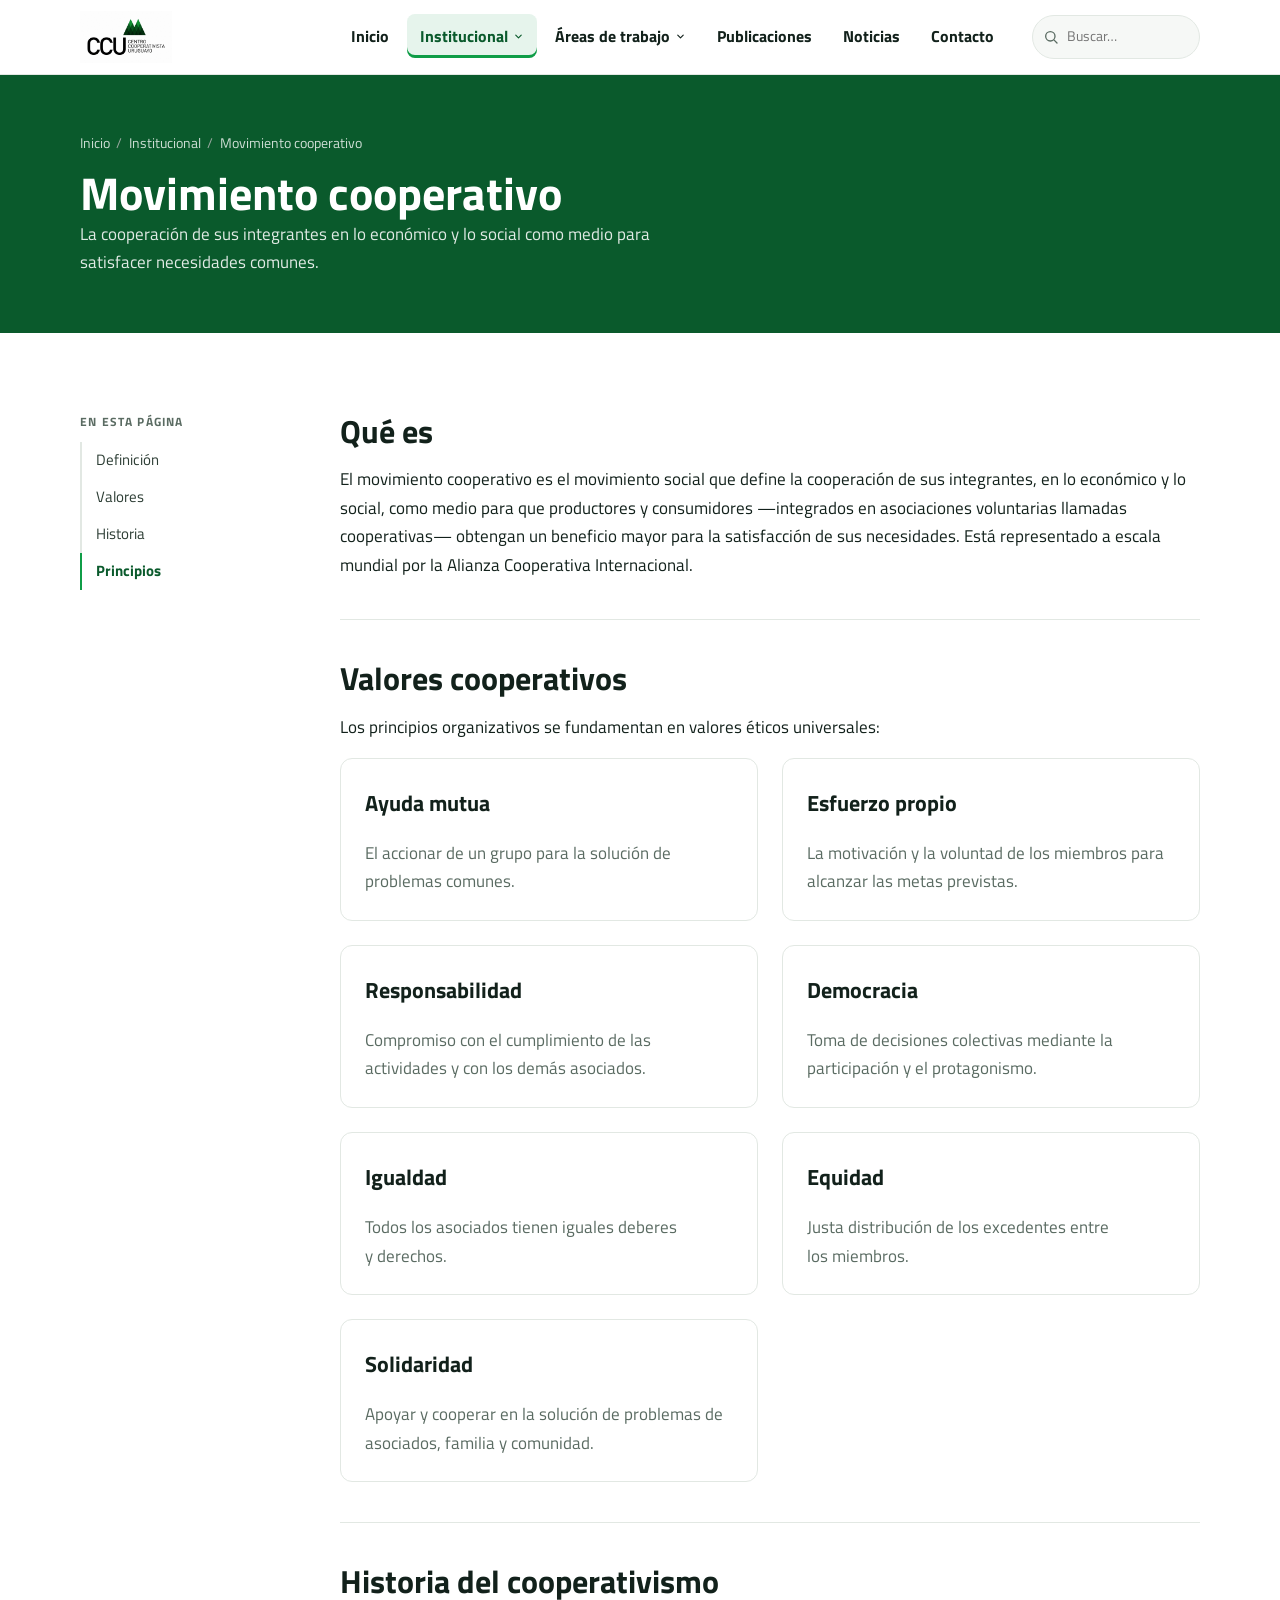
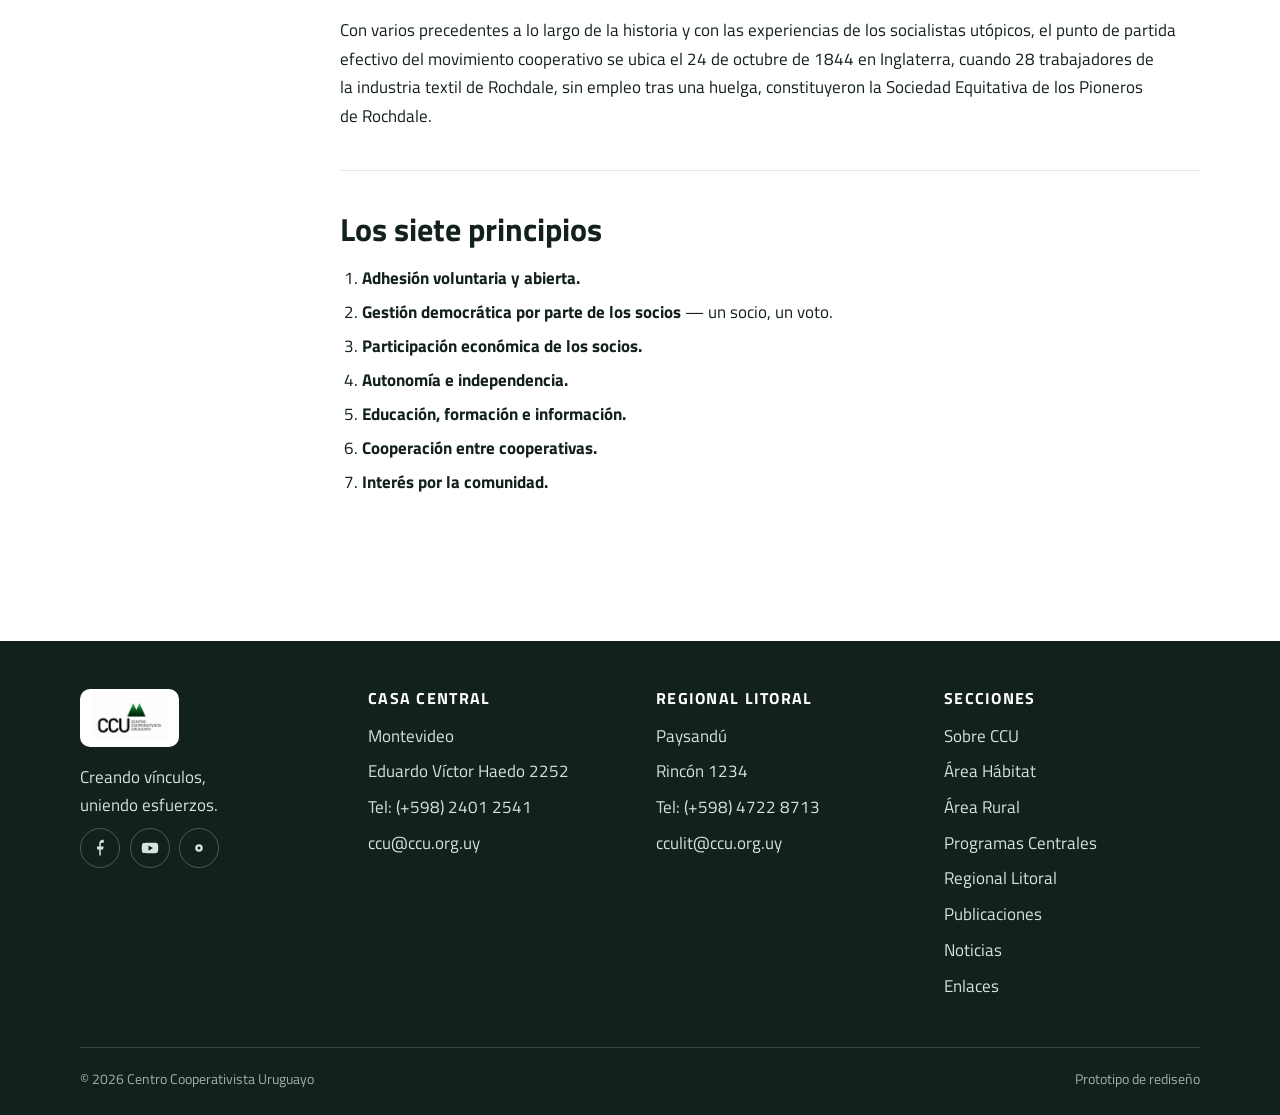
<file: movimiento-cooperativo.html>
<!DOCTYPE html>
<html lang="es-UY">
<head>
<meta charset="UTF-8">
<meta name="viewport" content="width=device-width, initial-scale=1">
<title>Movimiento cooperativo — Valores, historia y principios</title>
<meta name="description" content="Qué es el movimiento cooperativo: sus valores éticos, su historia desde Rochdale (1844) y los siete principios de la Alianza Cooperativa Internacional.">
<link rel="canonical" href="https://ccu.org.uy/movimiento-cooperativo.html">
<meta property="og:type" content="website">
<meta property="og:title" content="Movimiento cooperativo — Valores, historia y principios">
<meta property="og:description" content="Qué es el movimiento cooperativo: sus valores éticos, su historia desde Rochdale (1844) y los siete principios de la Alianza Cooperativa Internacional.">
<meta property="og:image" content="https://ccu.org.uy/assets/img/hero-home.jpg">
<meta property="og:url" content="https://ccu.org.uy/movimiento-cooperativo.html">
<meta property="og:site_name" content="Centro Cooperativista Uruguayo">
<meta name="twitter:card" content="summary_large_image">
<link rel="icon" href="assets/img/logo-ccu.svg" type="image/svg+xml">
<link rel="preconnect" href="https://fonts.googleapis.com">
<link rel="preconnect" href="https://fonts.gstatic.com" crossorigin>
<link href="https://fonts.googleapis.com/css2?family=Titillium+Web:wght@400;600;700;800&display=swap" rel="stylesheet">
<link rel="stylesheet" href="assets/css/styles.css?v=9">
</head>
<body>
<a class="skip-link" href="#main">Saltar al contenido</a>
<header class="site-header">
  <div class="wrap site-header__bar">
    <a class="site-header__logo" href="index.html" aria-label="CCU — Inicio">
      <img src="assets/img/logo_ani.gif" alt="Centro Cooperativista Uruguayo" width="640" height="360">
    </a>
    <nav class="primary-nav" id="primary-nav" aria-label="Principal">
      <ul>
        <li><a href="index.html">Inicio</a></li>
        <li class="has-dropdown" data-open="false">
          <button type="button" class="nav-toggle" aria-current="page" aria-expanded="false" aria-haspopup="true">Institucional <svg class="chev" viewBox="0 0 24 24" fill="none" aria-hidden="true"><path d="M6 9l6 6 6-6" stroke="currentColor" stroke-width="2.5" stroke-linecap="round" stroke-linejoin="round"/></svg></button>
          <ul class="dropdown">
            <li><a href="sobre-ccu.html">Sobre CCU <span>Historia, autoridades y equipo</span></a></li>
            <li><a href="como-trabajamos.html">Cómo trabajamos <span>Enfoque y metodología</span></a></li>
            <li><a href="movimiento-cooperativo.html">Movimiento cooperativo <span>Valores y principios</span></a></li>
            <li><a href="preguntas-frecuentes.html">Preguntas frecuentes <span>Cómo formar una cooperativa</span></a></li>
          </ul>
        </li>
        <li class="has-dropdown" data-open="false">
          <button type="button" class="nav-toggle" aria-expanded="false" aria-haspopup="true">Áreas de trabajo <svg class="chev" viewBox="0 0 24 24" fill="none" aria-hidden="true"><path d="M6 9l6 6 6-6" stroke="currentColor" stroke-width="2.5" stroke-linecap="round" stroke-linejoin="round"/></svg></button>
          <ul class="dropdown">
            <li><a href="habitat.html">Hábitat <span>Cooperativas de vivienda</span></a></li>
            <li><a href="rural.html">Rural <span>Cooperativismo agrario</span></a></li>
            <li><a href="programas-centrales.html">Programas Centrales <span>Economía social y solidaria</span></a></li>
            <li><a href="regional-litoral.html">Regional Litoral <span>Sede Paysandú</span></a></li>
          </ul>
        </li>
        <li><a href="publicaciones.html">Publicaciones</a></li>
        <li><a href="noticias.html">Noticias</a></li>
        <li><a href="contacto.html">Contacto</a></li>
      </ul>
    </nav>
    <div class="header-actions">
      <form class="search-mini" role="search" action="noticias.html" method="get">
        <label class="visually-hidden" for="q">Buscar en el sitio</label>
        <svg viewBox="0 0 24 24" fill="none" aria-hidden="true"><circle cx="11" cy="11" r="7" stroke="currentColor" stroke-width="2"/><path d="M21 21l-4.3-4.3" stroke="currentColor" stroke-width="2" stroke-linecap="round"/></svg>
        <input type="search" id="q" name="q" placeholder="Buscar…">
      </form>
    </div>
    <button type="button" class="nav-burger" aria-label="Abrir menú" aria-expanded="false" aria-controls="primary-nav">
      <svg viewBox="0 0 24 24" fill="none" aria-hidden="true"><path d="M3 6h18M3 12h18M3 18h18" stroke="currentColor" stroke-width="2.5" stroke-linecap="round"/></svg>
    </button>
  </div>
</header>
<main id="main">

<section class="page-hero">
  <div class="wrap">
    <nav class="breadcrumb" aria-label="Ruta de navegación"><ol><li><a href="index.html">Inicio</a></li><li><a href="#">Institucional</a></li><li><span aria-current="page">Movimiento cooperativo</span></li></ol></nav>
    <h1>Movimiento cooperativo</h1>
    <p>La cooperación de sus integrantes en lo económico y lo social como medio para satisfacer necesidades comunes.</p>
  </div>
</section>

  <section class="section">
    <div class="wrap layout-with-aside">
      <nav class="onpage-nav" aria-label="En esta página">
  <p>En esta página</p>
  <ul><li><a href="#definicion">Definición</a></li><li><a href="#valores">Valores</a></li><li><a href="#historia">Historia</a></li><li><a href="#principios">Principios</a></li></ul>
</nav>
      <div class="prose">
        <section id="definicion" aria-labelledby="def-h">
          <h2 id="def-h">Qué es</h2>
          <p>El movimiento cooperativo es el movimiento social que define la cooperación de sus integrantes, en lo económico y lo social, como medio para que productores y consumidores —integrados en asociaciones voluntarias llamadas cooperativas— obtengan un beneficio mayor para la satisfacción de sus necesidades. Está representado a escala mundial por la Alianza Cooperativa Internacional.</p>
        </section>
        <hr class="divider">
        <section id="valores" aria-labelledby="val-h">
          <h2 id="val-h">Valores cooperativos</h2>
          <p>Los principios organizativos se fundamentan en valores éticos universales:</p>
          <div class="grid grid--2" style="margin-top:1rem">
            
<div class="card card--pad">
  
  <h3 style="margin:.5rem 0 .4rem">Ayuda mutua</h3>
  <p class="muted">El accionar de un grupo para la solución de problemas comunes.</p>
</div>
            
<div class="card card--pad">
  
  <h3 style="margin:.5rem 0 .4rem">Esfuerzo propio</h3>
  <p class="muted">La motivación y la voluntad de los miembros para alcanzar las metas previstas.</p>
</div>
            
<div class="card card--pad">
  
  <h3 style="margin:.5rem 0 .4rem">Responsabilidad</h3>
  <p class="muted">Compromiso con el cumplimiento de las actividades y con los demás asociados.</p>
</div>
            
<div class="card card--pad">
  
  <h3 style="margin:.5rem 0 .4rem">Democracia</h3>
  <p class="muted">Toma de decisiones colectivas mediante la participación y el protagonismo.</p>
</div>
            
<div class="card card--pad">
  
  <h3 style="margin:.5rem 0 .4rem">Igualdad</h3>
  <p class="muted">Todos los asociados tienen iguales deberes y derechos.</p>
</div>
            
<div class="card card--pad">
  
  <h3 style="margin:.5rem 0 .4rem">Equidad</h3>
  <p class="muted">Justa distribución de los excedentes entre los miembros.</p>
</div>
            
<div class="card card--pad">
  
  <h3 style="margin:.5rem 0 .4rem">Solidaridad</h3>
  <p class="muted">Apoyar y cooperar en la solución de problemas de asociados, familia y comunidad.</p>
</div>
          </div>
        </section>
        <hr class="divider">
        <section id="historia" aria-labelledby="hist-h">
          <h2 id="hist-h">Historia del cooperativismo</h2>
          <p>Con varios precedentes a lo largo de la historia y con las experiencias de los socialistas utópicos, el punto de partida efectivo del movimiento cooperativo se ubica el 24 de octubre de 1844 en Inglaterra, cuando 28 trabajadores de la industria textil de Rochdale, sin empleo tras una huelga, constituyeron la Sociedad Equitativa de los Pioneros de Rochdale.</p>
        </section>
        <hr class="divider">
        <section id="principios" aria-labelledby="prin-h">
          <h2 id="prin-h">Los siete principios</h2>
          <ol>
            <li><strong>Adhesión voluntaria y abierta.</strong></li>
            <li><strong>Gestión democrática por parte de los socios</strong> — un socio, un voto.</li>
            <li><strong>Participación económica de los socios.</strong></li>
            <li><strong>Autonomía e independencia.</strong></li>
            <li><strong>Educación, formación e información.</strong></li>
            <li><strong>Cooperación entre cooperativas.</strong></li>
            <li><strong>Interés por la comunidad.</strong></li>
          </ol>
        </section>
      </div>
    </div>
  </section>
</main>

<footer class="site-footer">
  <div class="wrap">
    <div class="site-footer__grid">
      <div class="site-footer__brand">
        <img src="assets/img/logo_ani.gif" alt="Centro Cooperativista Uruguayo" width="640" height="360">
        <p>Creando vínculos, uniendo esfuerzos.</p>
        <div class="social-row">
          <a href="https://www.facebook.com/centrocooperativistauruguayo/" aria-label="Facebook"><svg viewBox="0 0 24 24" fill="currentColor" aria-hidden="true"><path d="M13 22v-8h3l1-4h-4V7c0-1 .3-2 2-2h2V1.2C18.5 1.1 17.3 1 16 1c-3 0-5 1.8-5 5.2V10H8v4h3v8z"/></svg></a>
          <a href="https://www.youtube.com/channel/UCze_Iau3KSIlbY9xbv3XOyQ" aria-label="YouTube"><svg viewBox="0 0 24 24" fill="currentColor" aria-hidden="true"><path d="M23 12s0-3.3-.4-4.9a2.7 2.7 0 0 0-1.9-1.9C18.9 5 12 5 12 5s-6.9 0-8.7.4a2.7 2.7 0 0 0-1.9 1.9C1 8.7 1 12 1 12s0 3.3.4 4.9a2.7 2.7 0 0 0 1.9 1.9C5.1 19 12 19 12 19s6.9 0 8.7-.4a2.7 2.7 0 0 0 1.9-1.9C23 15.3 23 12 23 12zM10 15.5v-7l6 3.5z"/></svg></a>
          <a href="https://issuu.com/centrocooperativistauruguayo" aria-label="Issuu"><svg viewBox="0 0 24 24" fill="currentColor" aria-hidden="true"><path d="M12 7a5 5 0 1 0 0 10A5 5 0 0 0 12 7zm0 3a2 2 0 1 1 0 4 2 2 0 0 1 0-4z"/></svg></a>
        </div>
      </div>
      <div>
        <h2>Casa Central</h2>
        <ul>
          <li>Montevideo</li><li>Eduardo Víctor Haedo 2252</li>
          <li>Tel: <a href="tel:+59824012541">(+598) 2401 2541</a></li>
          <li><a href="mailto:ccu@ccu.org.uy">ccu@ccu.org.uy</a></li>
        </ul>
      </div>
      <div>
        <h2>Regional Litoral</h2>
        <ul>
          <li>Paysandú</li><li>Rincón 1234</li>
          <li>Tel: <a href="tel:+59847228713">(+598) 4722 8713</a></li>
          <li><a href="mailto:cculit@ccu.org.uy">cculit@ccu.org.uy</a></li>
        </ul>
      </div>
      <div>
        <h2>Secciones</h2>
        <ul>
          <li><a href="sobre-ccu.html">Sobre CCU</a></li>
          <li><a href="habitat.html">Área Hábitat</a></li>
          <li><a href="rural.html">Área Rural</a></li>
          <li><a href="programas-centrales.html">Programas Centrales</a></li>
          <li><a href="regional-litoral.html">Regional Litoral</a></li>
          <li><a href="publicaciones.html">Publicaciones</a></li>
          <li><a href="noticias.html">Noticias</a></li>
          <li><a href="enlaces.html">Enlaces</a></li>
        </ul>
      </div>
    </div>
    <div class="site-footer__legal">
      <span>© <span data-year>2026</span> Centro Cooperativista Uruguayo</span>
      <span>Prototipo de rediseño</span>
    </div>
  </div>
</footer>
<button type="button" class="to-top" aria-label="Volver arriba">
  <svg viewBox="0 0 24 24" fill="none" aria-hidden="true"><path d="M12 19V5M5 12l7-7 7 7" stroke="currentColor" stroke-width="2.5" stroke-linecap="round" stroke-linejoin="round"/></svg>
</button>
<script src="assets/js/main.js?v=5"></script>
</body>
</html>
</file>
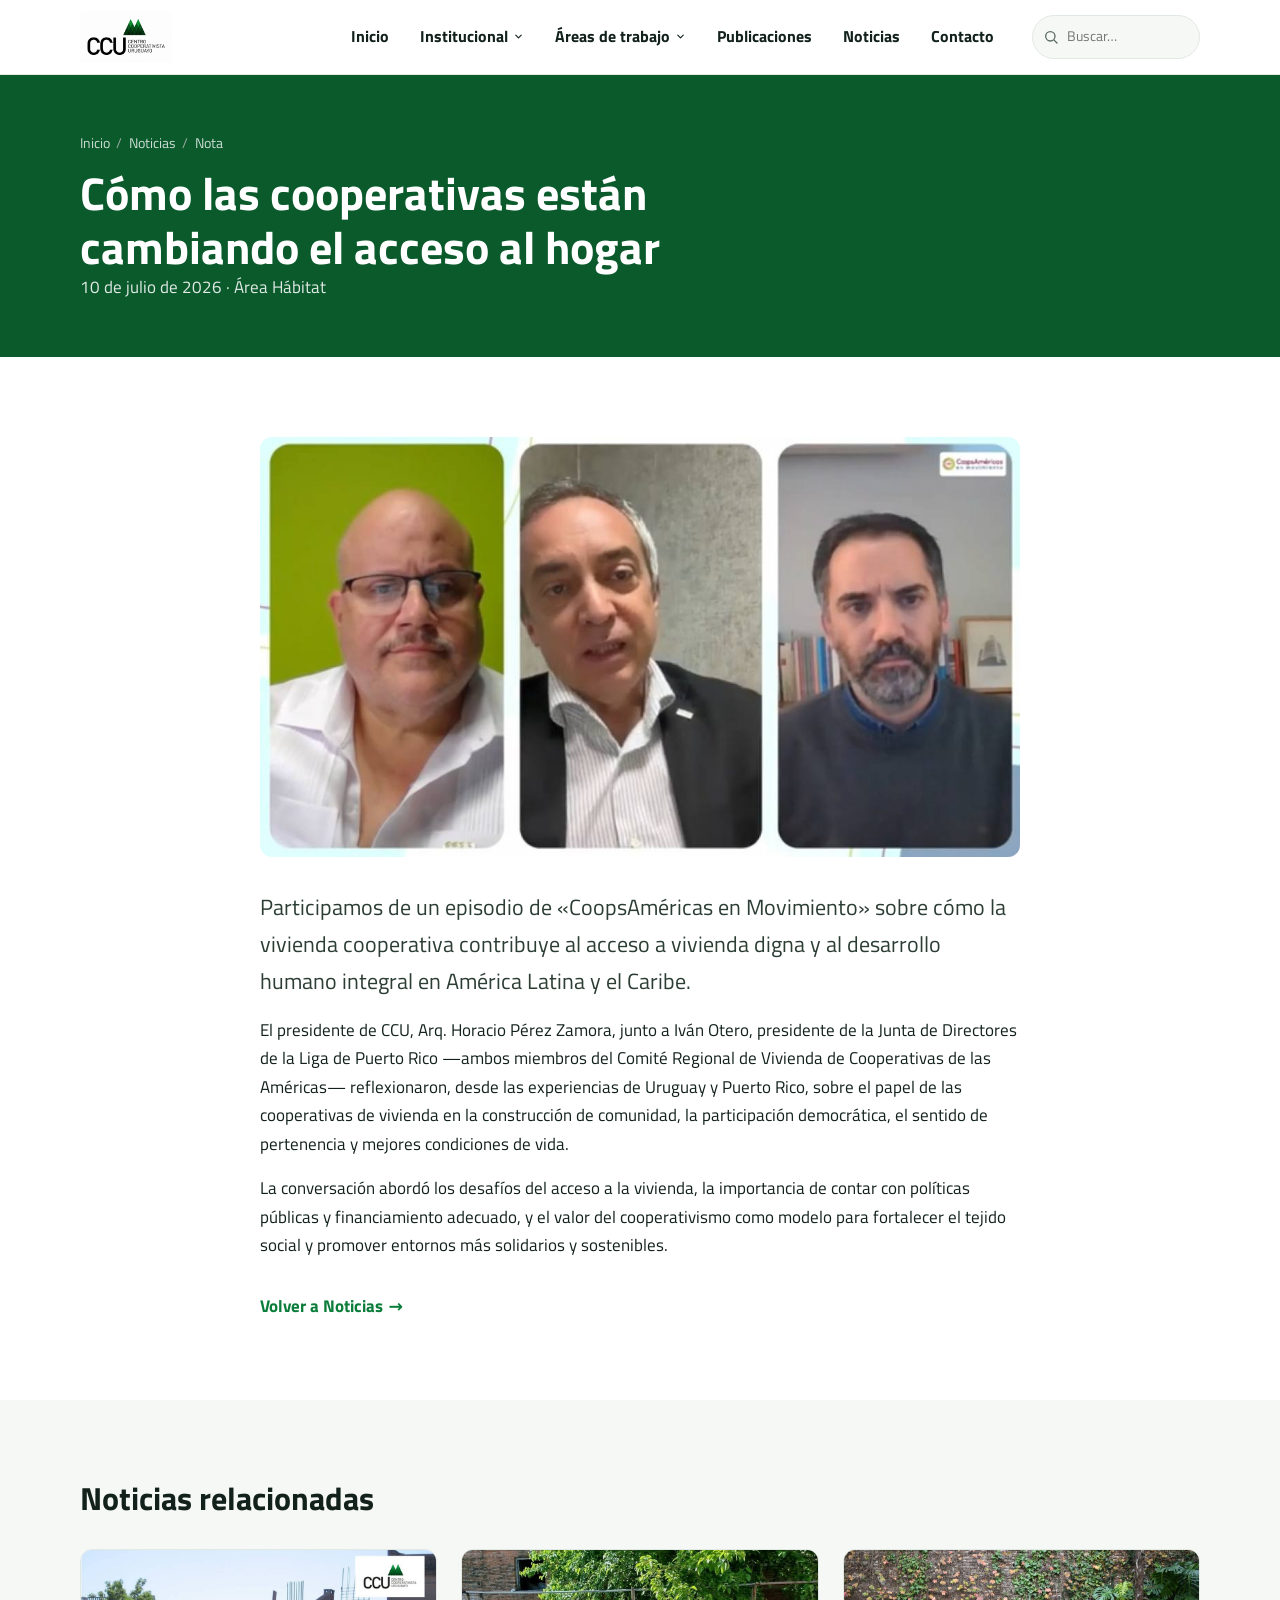
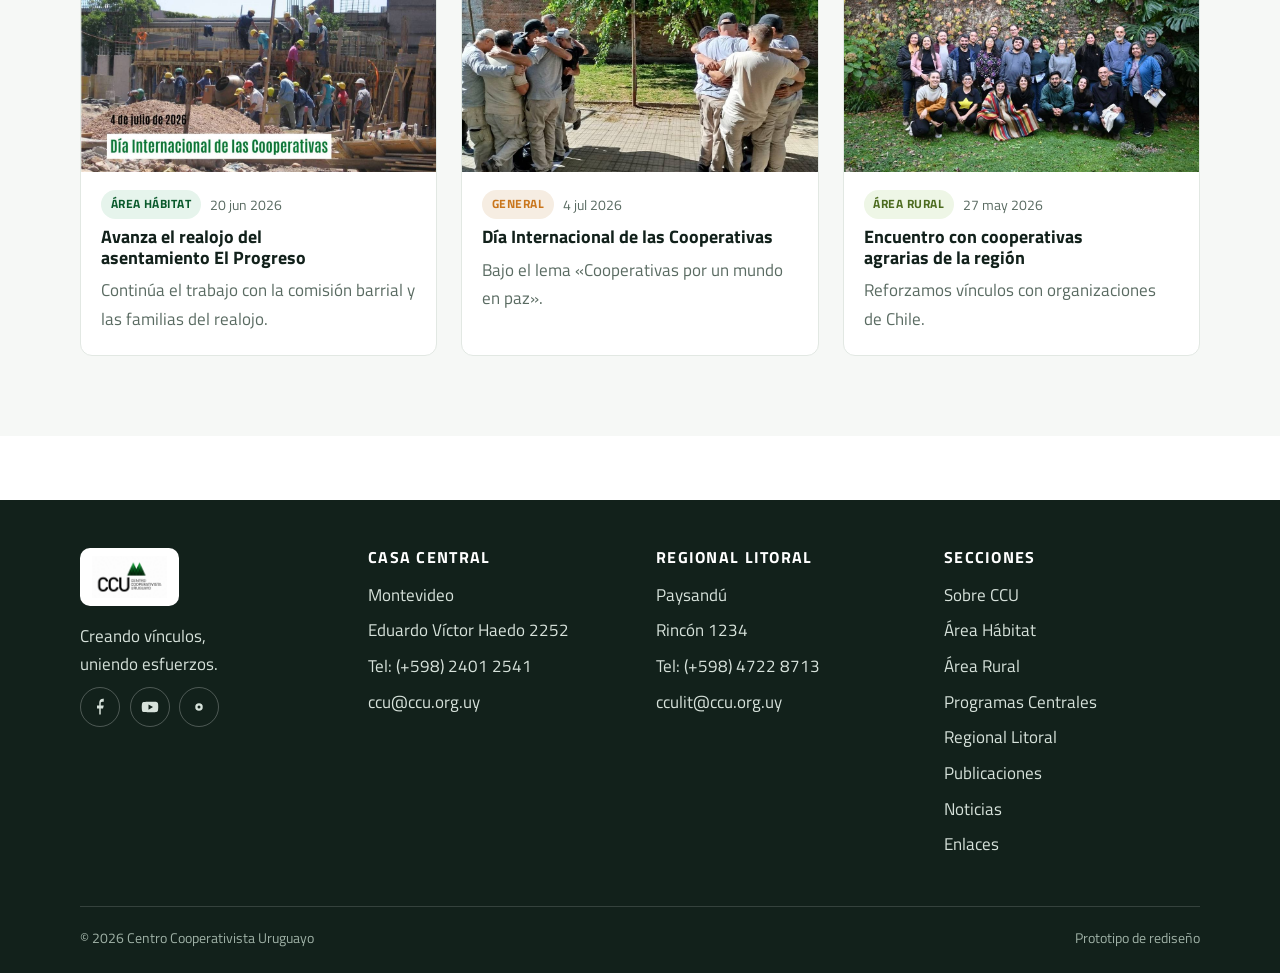
<file: noticia.html>
<!DOCTYPE html>
<html lang="es-UY">
<head>
<meta charset="UTF-8">
<meta name="viewport" content="width=device-width, initial-scale=1">
<title>Cómo las cooperativas están cambiando el acceso al hogar | CCU</title>
<meta name="description" content="Participamos de un episodio de «CoopsAméricas en Movimiento» sobre cómo la vivienda cooperativa contribuye al acceso a vivienda digna en América Latina y el Caribe.">
<link rel="canonical" href="https://ccu.org.uy/noticia.html">
<meta property="og:type" content="website">
<meta property="og:title" content="Cómo las cooperativas están cambiando el acceso al hogar | CCU">
<meta property="og:description" content="Participamos de un episodio de «CoopsAméricas en Movimiento» sobre cómo la vivienda cooperativa contribuye al acceso a vivienda digna en América Latina y el Caribe.">
<meta property="og:image" content="https://ccu.org.uy/assets/img/news/n1.jpg">
<meta property="og:url" content="https://ccu.org.uy/noticia.html">
<meta property="og:site_name" content="Centro Cooperativista Uruguayo">
<meta name="twitter:card" content="summary_large_image">
<link rel="icon" href="assets/img/logo-ccu.svg" type="image/svg+xml">
<link rel="preconnect" href="https://fonts.googleapis.com">
<link rel="preconnect" href="https://fonts.gstatic.com" crossorigin>
<link href="https://fonts.googleapis.com/css2?family=Titillium+Web:wght@400;600;700;800&display=swap" rel="stylesheet">
<link rel="stylesheet" href="assets/css/styles.css?v=9">
</head>
<body>
<a class="skip-link" href="#main">Saltar al contenido</a>
<header class="site-header">
  <div class="wrap site-header__bar">
    <a class="site-header__logo" href="index.html" aria-label="CCU — Inicio">
      <img src="assets/img/logo_ani.gif" alt="Centro Cooperativista Uruguayo" width="640" height="360">
    </a>
    <nav class="primary-nav" id="primary-nav" aria-label="Principal">
      <ul>
        <li><a href="index.html">Inicio</a></li>
        <li class="has-dropdown" data-open="false">
          <button type="button" class="nav-toggle" aria-expanded="false" aria-haspopup="true">Institucional <svg class="chev" viewBox="0 0 24 24" fill="none" aria-hidden="true"><path d="M6 9l6 6 6-6" stroke="currentColor" stroke-width="2.5" stroke-linecap="round" stroke-linejoin="round"/></svg></button>
          <ul class="dropdown">
            <li><a href="sobre-ccu.html">Sobre CCU <span>Historia, autoridades y equipo</span></a></li>
            <li><a href="como-trabajamos.html">Cómo trabajamos <span>Enfoque y metodología</span></a></li>
            <li><a href="movimiento-cooperativo.html">Movimiento cooperativo <span>Valores y principios</span></a></li>
            <li><a href="preguntas-frecuentes.html">Preguntas frecuentes <span>Cómo formar una cooperativa</span></a></li>
          </ul>
        </li>
        <li class="has-dropdown" data-open="false">
          <button type="button" class="nav-toggle" aria-expanded="false" aria-haspopup="true">Áreas de trabajo <svg class="chev" viewBox="0 0 24 24" fill="none" aria-hidden="true"><path d="M6 9l6 6 6-6" stroke="currentColor" stroke-width="2.5" stroke-linecap="round" stroke-linejoin="round"/></svg></button>
          <ul class="dropdown">
            <li><a href="habitat.html">Hábitat <span>Cooperativas de vivienda</span></a></li>
            <li><a href="rural.html">Rural <span>Cooperativismo agrario</span></a></li>
            <li><a href="programas-centrales.html">Programas Centrales <span>Economía social y solidaria</span></a></li>
            <li><a href="regional-litoral.html">Regional Litoral <span>Sede Paysandú</span></a></li>
          </ul>
        </li>
        <li><a href="publicaciones.html">Publicaciones</a></li>
        <li><a href="noticias.html">Noticias</a></li>
        <li><a href="contacto.html">Contacto</a></li>
      </ul>
    </nav>
    <div class="header-actions">
      <form class="search-mini" role="search" action="noticias.html" method="get">
        <label class="visually-hidden" for="q">Buscar en el sitio</label>
        <svg viewBox="0 0 24 24" fill="none" aria-hidden="true"><circle cx="11" cy="11" r="7" stroke="currentColor" stroke-width="2"/><path d="M21 21l-4.3-4.3" stroke="currentColor" stroke-width="2" stroke-linecap="round"/></svg>
        <input type="search" id="q" name="q" placeholder="Buscar…">
      </form>
    </div>
    <button type="button" class="nav-burger" aria-label="Abrir menú" aria-expanded="false" aria-controls="primary-nav">
      <svg viewBox="0 0 24 24" fill="none" aria-hidden="true"><path d="M3 6h18M3 12h18M3 18h18" stroke="currentColor" stroke-width="2.5" stroke-linecap="round"/></svg>
    </button>
  </div>
</header>
<main id="main">

<section class="page-hero">
  <div class="wrap">
    <nav class="breadcrumb" aria-label="Ruta de navegación"><ol><li><a href="index.html">Inicio</a></li><li><a href="noticias.html">Noticias</a></li><li><span aria-current="page">Nota</span></li></ol></nav>
    <h1>Cómo las cooperativas están cambiando el acceso al hogar</h1>
    <p>10 de julio de 2026 · Área Hábitat</p>
  </div>
</section>

  <section class="section">
    <div class="wrap wrap--narrow">
      <figure style="margin:0 0 2rem">
        <img src="assets/img/news/n1.jpg" alt="Panel del episodio de CoopsAméricas en Movimiento sobre vivienda cooperativa." width="1200" height="662" style="border-radius:var(--radius)">
      </figure>
      <div class="prose">
        <p class="lead">Participamos de un episodio de «CoopsAméricas en Movimiento» sobre cómo la vivienda cooperativa contribuye al acceso a vivienda digna y al desarrollo humano integral en América Latina y el Caribe.</p>
        <p>El presidente de CCU, Arq. Horacio Pérez Zamora, junto a Iván Otero, presidente de la Junta de Directores de la Liga de Puerto Rico —ambos miembros del Comité Regional de Vivienda de Cooperativas de las Américas— reflexionaron, desde las experiencias de Uruguay y Puerto Rico, sobre el papel de las cooperativas de vivienda en la construcción de comunidad, la participación democrática, el sentido de pertenencia y mejores condiciones de vida.</p>
        <p>La conversación abordó los desafíos del acceso a la vivienda, la importancia de contar con políticas públicas y financiamiento adecuado, y el valor del cooperativismo como modelo para fortalecer el tejido social y promover entornos más solidarios y sostenibles.</p>
      </div>
      <p style="margin-top:2rem"><a class="link-arrow" href="noticias.html">Volver a Noticias</a></p>
    </div>
  </section>

  <section class="section section--tint">
    <div class="wrap">
      <h2>Noticias relacionadas</h2>
      <div class="grid grid--3" style="margin-top:2rem">
        
<article class="card" data-cat="Área Hábitat">
  <div class="card__media"><img src="assets/img/news/n4.jpg" alt="" width="1200" height="720" loading="lazy"></div>
  <div class="card__body">
    <p class="card__meta"><span class="chip chip--habitat">Área Hábitat</span> <time datetime="2026-06-20">20 jun 2026</time></p>
    <h3 class="card__title"><a href="noticia.html">Avanza el realojo del asentamiento El Progreso</a></h3>
    <p class="muted">Continúa el trabajo con la comisión barrial y las familias del realojo.</p>
  </div>
</article>
        
<article class="card" data-cat="General">
  <div class="card__media"><img src="assets/img/news/n5.jpg" alt="" width="1200" height="720" loading="lazy"></div>
  <div class="card__body">
    <p class="card__meta"><span class="chip chip--general">General</span> <time datetime="2026-07-04">4 jul 2026</time></p>
    <h3 class="card__title"><a href="noticia.html">Día Internacional de las Cooperativas</a></h3>
    <p class="muted">Bajo el lema «Cooperativas por un mundo en paz».</p>
  </div>
</article>
        
<article class="card" data-cat="Área Rural">
  <div class="card__media"><img src="assets/img/news/n7.jpg" alt="" width="1200" height="720" loading="lazy"></div>
  <div class="card__body">
    <p class="card__meta"><span class="chip chip--rural">Área Rural</span> <time datetime="2026-05-27">27 may 2026</time></p>
    <h3 class="card__title"><a href="noticia.html">Encuentro con cooperativas agrarias de la región</a></h3>
    <p class="muted">Reforzamos vínculos con organizaciones de Chile.</p>
  </div>
</article>
      </div>
    </div>
  </section>
</main>

<footer class="site-footer">
  <div class="wrap">
    <div class="site-footer__grid">
      <div class="site-footer__brand">
        <img src="assets/img/logo_ani.gif" alt="Centro Cooperativista Uruguayo" width="640" height="360">
        <p>Creando vínculos, uniendo esfuerzos.</p>
        <div class="social-row">
          <a href="https://www.facebook.com/centrocooperativistauruguayo/" aria-label="Facebook"><svg viewBox="0 0 24 24" fill="currentColor" aria-hidden="true"><path d="M13 22v-8h3l1-4h-4V7c0-1 .3-2 2-2h2V1.2C18.5 1.1 17.3 1 16 1c-3 0-5 1.8-5 5.2V10H8v4h3v8z"/></svg></a>
          <a href="https://www.youtube.com/channel/UCze_Iau3KSIlbY9xbv3XOyQ" aria-label="YouTube"><svg viewBox="0 0 24 24" fill="currentColor" aria-hidden="true"><path d="M23 12s0-3.3-.4-4.9a2.7 2.7 0 0 0-1.9-1.9C18.9 5 12 5 12 5s-6.9 0-8.7.4a2.7 2.7 0 0 0-1.9 1.9C1 8.7 1 12 1 12s0 3.3.4 4.9a2.7 2.7 0 0 0 1.9 1.9C5.1 19 12 19 12 19s6.9 0 8.7-.4a2.7 2.7 0 0 0 1.9-1.9C23 15.3 23 12 23 12zM10 15.5v-7l6 3.5z"/></svg></a>
          <a href="https://issuu.com/centrocooperativistauruguayo" aria-label="Issuu"><svg viewBox="0 0 24 24" fill="currentColor" aria-hidden="true"><path d="M12 7a5 5 0 1 0 0 10A5 5 0 0 0 12 7zm0 3a2 2 0 1 1 0 4 2 2 0 0 1 0-4z"/></svg></a>
        </div>
      </div>
      <div>
        <h2>Casa Central</h2>
        <ul>
          <li>Montevideo</li><li>Eduardo Víctor Haedo 2252</li>
          <li>Tel: <a href="tel:+59824012541">(+598) 2401 2541</a></li>
          <li><a href="mailto:ccu@ccu.org.uy">ccu@ccu.org.uy</a></li>
        </ul>
      </div>
      <div>
        <h2>Regional Litoral</h2>
        <ul>
          <li>Paysandú</li><li>Rincón 1234</li>
          <li>Tel: <a href="tel:+59847228713">(+598) 4722 8713</a></li>
          <li><a href="mailto:cculit@ccu.org.uy">cculit@ccu.org.uy</a></li>
        </ul>
      </div>
      <div>
        <h2>Secciones</h2>
        <ul>
          <li><a href="sobre-ccu.html">Sobre CCU</a></li>
          <li><a href="habitat.html">Área Hábitat</a></li>
          <li><a href="rural.html">Área Rural</a></li>
          <li><a href="programas-centrales.html">Programas Centrales</a></li>
          <li><a href="regional-litoral.html">Regional Litoral</a></li>
          <li><a href="publicaciones.html">Publicaciones</a></li>
          <li><a href="noticias.html">Noticias</a></li>
          <li><a href="enlaces.html">Enlaces</a></li>
        </ul>
      </div>
    </div>
    <div class="site-footer__legal">
      <span>© <span data-year>2026</span> Centro Cooperativista Uruguayo</span>
      <span>Prototipo de rediseño</span>
    </div>
  </div>
</footer>
<button type="button" class="to-top" aria-label="Volver arriba">
  <svg viewBox="0 0 24 24" fill="none" aria-hidden="true"><path d="M12 19V5M5 12l7-7 7 7" stroke="currentColor" stroke-width="2.5" stroke-linecap="round" stroke-linejoin="round"/></svg>
</button>
<script src="assets/js/main.js?v=5"></script>
</body>
</html>
</file>
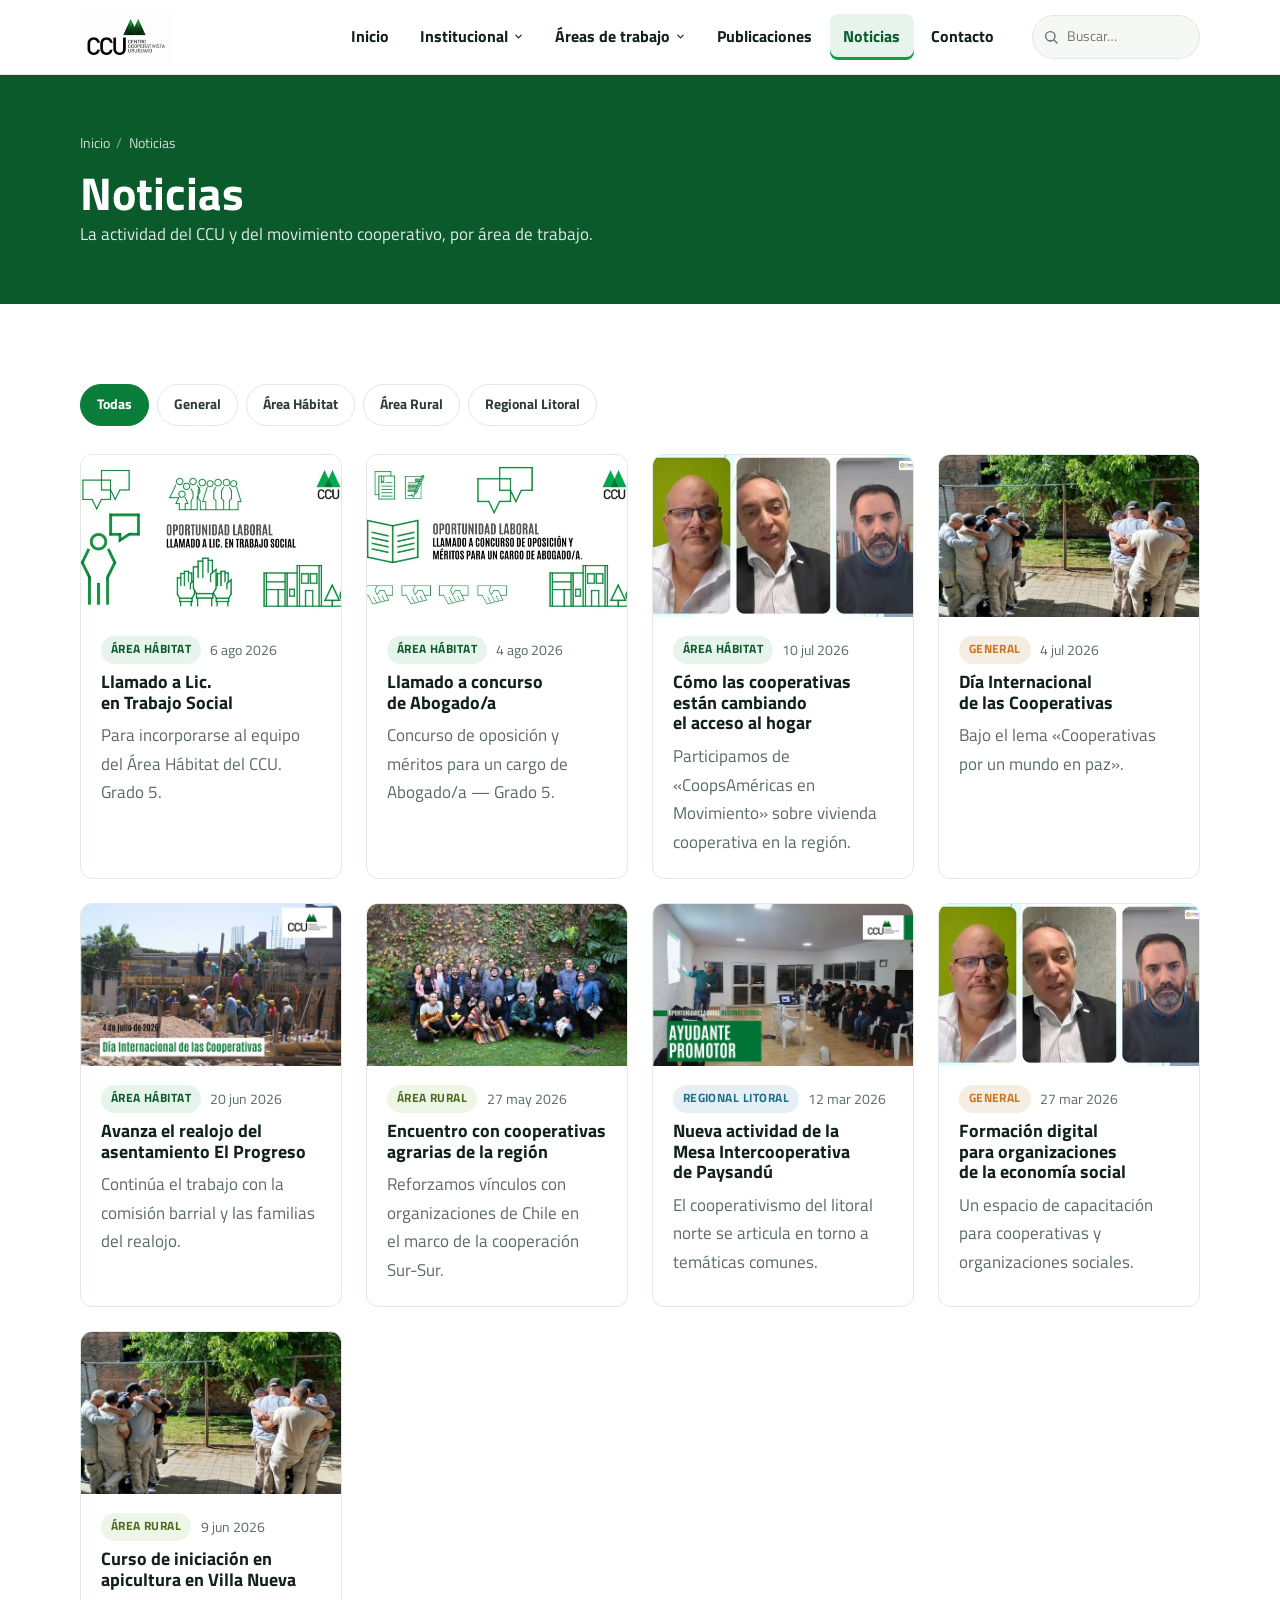
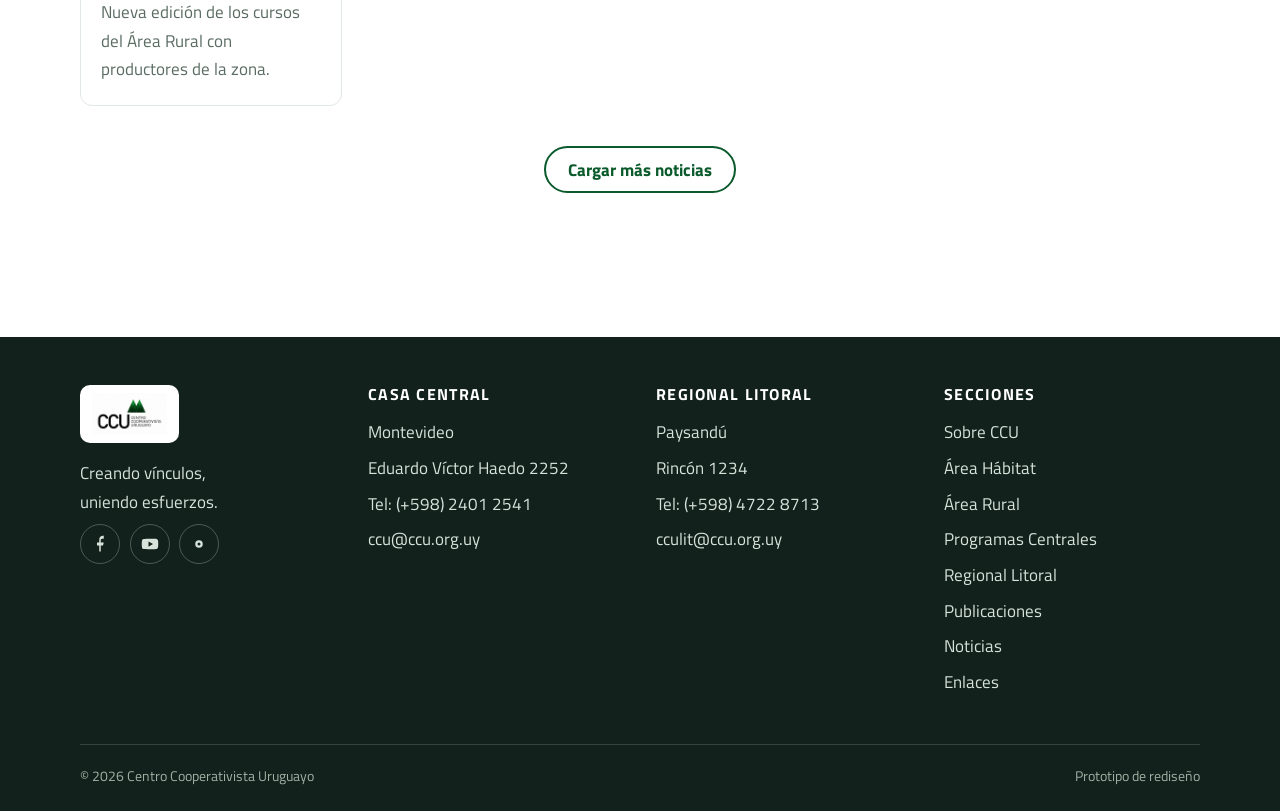
<file: noticias.html>
<!DOCTYPE html>
<html lang="es-UY">
<head>
<meta charset="UTF-8">
<meta name="viewport" content="width=device-width, initial-scale=1">
<title>Noticias — Centro Cooperativista Uruguayo</title>
<meta name="description" content="Novedades del CCU: cooperativas de vivienda, área rural, economía social, llamados laborales y actividad de la Regional Litoral.">
<link rel="canonical" href="https://ccu.org.uy/noticias.html">
<meta property="og:type" content="website">
<meta property="og:title" content="Noticias — Centro Cooperativista Uruguayo">
<meta property="og:description" content="Novedades del CCU: cooperativas de vivienda, área rural, economía social, llamados laborales y actividad de la Regional Litoral.">
<meta property="og:image" content="https://ccu.org.uy/assets/img/hero-home.jpg">
<meta property="og:url" content="https://ccu.org.uy/noticias.html">
<meta property="og:site_name" content="Centro Cooperativista Uruguayo">
<meta name="twitter:card" content="summary_large_image">
<link rel="icon" href="assets/img/logo-ccu.svg" type="image/svg+xml">
<link rel="preconnect" href="https://fonts.googleapis.com">
<link rel="preconnect" href="https://fonts.gstatic.com" crossorigin>
<link href="https://fonts.googleapis.com/css2?family=Titillium+Web:wght@400;600;700;800&display=swap" rel="stylesheet">
<link rel="stylesheet" href="assets/css/styles.css?v=9">
</head>
<body>
<a class="skip-link" href="#main">Saltar al contenido</a>
<header class="site-header">
  <div class="wrap site-header__bar">
    <a class="site-header__logo" href="index.html" aria-label="CCU — Inicio">
      <img src="assets/img/logo_ani.gif" alt="Centro Cooperativista Uruguayo" width="640" height="360">
    </a>
    <nav class="primary-nav" id="primary-nav" aria-label="Principal">
      <ul>
        <li><a href="index.html">Inicio</a></li>
        <li class="has-dropdown" data-open="false">
          <button type="button" class="nav-toggle" aria-expanded="false" aria-haspopup="true">Institucional <svg class="chev" viewBox="0 0 24 24" fill="none" aria-hidden="true"><path d="M6 9l6 6 6-6" stroke="currentColor" stroke-width="2.5" stroke-linecap="round" stroke-linejoin="round"/></svg></button>
          <ul class="dropdown">
            <li><a href="sobre-ccu.html">Sobre CCU <span>Historia, autoridades y equipo</span></a></li>
            <li><a href="como-trabajamos.html">Cómo trabajamos <span>Enfoque y metodología</span></a></li>
            <li><a href="movimiento-cooperativo.html">Movimiento cooperativo <span>Valores y principios</span></a></li>
            <li><a href="preguntas-frecuentes.html">Preguntas frecuentes <span>Cómo formar una cooperativa</span></a></li>
          </ul>
        </li>
        <li class="has-dropdown" data-open="false">
          <button type="button" class="nav-toggle" aria-expanded="false" aria-haspopup="true">Áreas de trabajo <svg class="chev" viewBox="0 0 24 24" fill="none" aria-hidden="true"><path d="M6 9l6 6 6-6" stroke="currentColor" stroke-width="2.5" stroke-linecap="round" stroke-linejoin="round"/></svg></button>
          <ul class="dropdown">
            <li><a href="habitat.html">Hábitat <span>Cooperativas de vivienda</span></a></li>
            <li><a href="rural.html">Rural <span>Cooperativismo agrario</span></a></li>
            <li><a href="programas-centrales.html">Programas Centrales <span>Economía social y solidaria</span></a></li>
            <li><a href="regional-litoral.html">Regional Litoral <span>Sede Paysandú</span></a></li>
          </ul>
        </li>
        <li><a href="publicaciones.html">Publicaciones</a></li>
        <li><a href="noticias.html" aria-current="page">Noticias</a></li>
        <li><a href="contacto.html">Contacto</a></li>
      </ul>
    </nav>
    <div class="header-actions">
      <form class="search-mini" role="search" action="noticias.html" method="get">
        <label class="visually-hidden" for="q">Buscar en el sitio</label>
        <svg viewBox="0 0 24 24" fill="none" aria-hidden="true"><circle cx="11" cy="11" r="7" stroke="currentColor" stroke-width="2"/><path d="M21 21l-4.3-4.3" stroke="currentColor" stroke-width="2" stroke-linecap="round"/></svg>
        <input type="search" id="q" name="q" placeholder="Buscar…">
      </form>
    </div>
    <button type="button" class="nav-burger" aria-label="Abrir menú" aria-expanded="false" aria-controls="primary-nav">
      <svg viewBox="0 0 24 24" fill="none" aria-hidden="true"><path d="M3 6h18M3 12h18M3 18h18" stroke="currentColor" stroke-width="2.5" stroke-linecap="round"/></svg>
    </button>
  </div>
</header>
<main id="main">

<section class="page-hero">
  <div class="wrap">
    <nav class="breadcrumb" aria-label="Ruta de navegación"><ol><li><a href="index.html">Inicio</a></li><li><span aria-current="page">Noticias</span></li></ol></nav>
    <h1>Noticias</h1>
    <p>La actividad del CCU y del movimiento cooperativo, por área de trabajo.</p>
  </div>
</section>

  <section class="section">
    <div class="wrap" data-filter-group>
      <div class="filterbar" role="group" aria-label="Filtrar noticias por área">
        <button type="button" data-filter="all" aria-pressed="true">Todas</button>
        <button type="button" data-filter="General" aria-pressed="false">General</button>
        <button type="button" data-filter="Área Hábitat" aria-pressed="false">Área Hábitat</button>
        <button type="button" data-filter="Área Rural" aria-pressed="false">Área Rural</button>
        <button type="button" data-filter="Regional Litoral" aria-pressed="false">Regional Litoral</button>
      </div>
      <div class="grid grid--3">
        
<article class="card" data-cat="Área Hábitat">
  <div class="card__media"><img src="assets/img/news/n2.jpg" alt="" width="1200" height="720" loading="lazy"></div>
  <div class="card__body">
    <p class="card__meta"><span class="chip chip--habitat">Área Hábitat</span> <time datetime="2026-08-06">6 ago 2026</time></p>
    <h3 class="card__title"><a href="noticia.html">Llamado a Lic. en Trabajo Social</a></h3>
    <p class="muted">Para incorporarse al equipo del Área Hábitat del CCU. Grado 5.</p>
  </div>
</article>
        
<article class="card" data-cat="Área Hábitat">
  <div class="card__media"><img src="assets/img/news/n3.jpg" alt="" width="1200" height="720" loading="lazy"></div>
  <div class="card__body">
    <p class="card__meta"><span class="chip chip--habitat">Área Hábitat</span> <time datetime="2026-08-04">4 ago 2026</time></p>
    <h3 class="card__title"><a href="noticia.html">Llamado a concurso de Abogado/a</a></h3>
    <p class="muted">Concurso de oposición y méritos para un cargo de Abogado/a — Grado 5.</p>
  </div>
</article>
        
<article class="card" data-cat="Área Hábitat">
  <div class="card__media"><img src="assets/img/news/n1.jpg" alt="" width="1200" height="720" loading="lazy"></div>
  <div class="card__body">
    <p class="card__meta"><span class="chip chip--habitat">Área Hábitat</span> <time datetime="2026-07-10">10 jul 2026</time></p>
    <h3 class="card__title"><a href="noticia.html">Cómo las cooperativas están cambiando el acceso al hogar</a></h3>
    <p class="muted">Participamos de «CoopsAméricas en Movimiento» sobre vivienda cooperativa en la región.</p>
  </div>
</article>
        
<article class="card" data-cat="General">
  <div class="card__media"><img src="assets/img/news/n5.jpg" alt="" width="1200" height="720" loading="lazy"></div>
  <div class="card__body">
    <p class="card__meta"><span class="chip chip--general">General</span> <time datetime="2026-07-04">4 jul 2026</time></p>
    <h3 class="card__title"><a href="noticia.html">Día Internacional de las Cooperativas</a></h3>
    <p class="muted">Bajo el lema «Cooperativas por un mundo en paz».</p>
  </div>
</article>
        
<article class="card" data-cat="Área Hábitat">
  <div class="card__media"><img src="assets/img/news/n4.jpg" alt="" width="1200" height="720" loading="lazy"></div>
  <div class="card__body">
    <p class="card__meta"><span class="chip chip--habitat">Área Hábitat</span> <time datetime="2026-06-20">20 jun 2026</time></p>
    <h3 class="card__title"><a href="noticia.html">Avanza el realojo del asentamiento El Progreso</a></h3>
    <p class="muted">Continúa el trabajo con la comisión barrial y las familias del realojo.</p>
  </div>
</article>
        
<article class="card" data-cat="Área Rural">
  <div class="card__media"><img src="assets/img/news/n7.jpg" alt="" width="1200" height="720" loading="lazy"></div>
  <div class="card__body">
    <p class="card__meta"><span class="chip chip--rural">Área Rural</span> <time datetime="2026-05-27">27 may 2026</time></p>
    <h3 class="card__title"><a href="noticia.html">Encuentro con cooperativas agrarias de la región</a></h3>
    <p class="muted">Reforzamos vínculos con organizaciones de Chile en el marco de la cooperación Sur-Sur.</p>
  </div>
</article>
        
<article class="card" data-cat="Regional Litoral">
  <div class="card__media"><img src="assets/img/news/n6.jpg" alt="" width="1200" height="720" loading="lazy"></div>
  <div class="card__body">
    <p class="card__meta"><span class="chip chip--litoral">Regional Litoral</span> <time datetime="2026-03-12">12 mar 2026</time></p>
    <h3 class="card__title"><a href="noticia.html">Nueva actividad de la Mesa Intercooperativa de Paysandú</a></h3>
    <p class="muted">El cooperativismo del litoral norte se articula en torno a temáticas comunes.</p>
  </div>
</article>
        
<article class="card" data-cat="General">
  <div class="card__media"><img src="assets/img/news/n1.jpg" alt="" width="1200" height="720" loading="lazy"></div>
  <div class="card__body">
    <p class="card__meta"><span class="chip chip--general">General</span> <time datetime="2026-03-27">27 mar 2026</time></p>
    <h3 class="card__title"><a href="noticia.html">Formación digital para organizaciones de la economía social</a></h3>
    <p class="muted">Un espacio de capacitación para cooperativas y organizaciones sociales.</p>
  </div>
</article>
        
<article class="card" data-cat="Área Rural">
  <div class="card__media"><img src="assets/img/news/n5.jpg" alt="" width="1200" height="720" loading="lazy"></div>
  <div class="card__body">
    <p class="card__meta"><span class="chip chip--rural">Área Rural</span> <time datetime="2026-06-09">9 jun 2026</time></p>
    <h3 class="card__title"><a href="noticia.html">Curso de iniciación en apicultura en Villa Nueva</a></h3>
    <p class="muted">Nueva edición de los cursos del Área Rural con productores de la zona.</p>
  </div>
</article>
      </div>
      <p data-empty hidden class="note">No hay noticias en esa categoría.</p>
      <p class="center" style="margin-top:2.5rem"><button type="button" class="btn btn--ghost">Cargar más noticias</button></p>
    </div>
  </section>
</main>

<footer class="site-footer">
  <div class="wrap">
    <div class="site-footer__grid">
      <div class="site-footer__brand">
        <img src="assets/img/logo_ani.gif" alt="Centro Cooperativista Uruguayo" width="640" height="360">
        <p>Creando vínculos, uniendo esfuerzos.</p>
        <div class="social-row">
          <a href="https://www.facebook.com/centrocooperativistauruguayo/" aria-label="Facebook"><svg viewBox="0 0 24 24" fill="currentColor" aria-hidden="true"><path d="M13 22v-8h3l1-4h-4V7c0-1 .3-2 2-2h2V1.2C18.5 1.1 17.3 1 16 1c-3 0-5 1.8-5 5.2V10H8v4h3v8z"/></svg></a>
          <a href="https://www.youtube.com/channel/UCze_Iau3KSIlbY9xbv3XOyQ" aria-label="YouTube"><svg viewBox="0 0 24 24" fill="currentColor" aria-hidden="true"><path d="M23 12s0-3.3-.4-4.9a2.7 2.7 0 0 0-1.9-1.9C18.9 5 12 5 12 5s-6.9 0-8.7.4a2.7 2.7 0 0 0-1.9 1.9C1 8.7 1 12 1 12s0 3.3.4 4.9a2.7 2.7 0 0 0 1.9 1.9C5.1 19 12 19 12 19s6.9 0 8.7-.4a2.7 2.7 0 0 0 1.9-1.9C23 15.3 23 12 23 12zM10 15.5v-7l6 3.5z"/></svg></a>
          <a href="https://issuu.com/centrocooperativistauruguayo" aria-label="Issuu"><svg viewBox="0 0 24 24" fill="currentColor" aria-hidden="true"><path d="M12 7a5 5 0 1 0 0 10A5 5 0 0 0 12 7zm0 3a2 2 0 1 1 0 4 2 2 0 0 1 0-4z"/></svg></a>
        </div>
      </div>
      <div>
        <h2>Casa Central</h2>
        <ul>
          <li>Montevideo</li><li>Eduardo Víctor Haedo 2252</li>
          <li>Tel: <a href="tel:+59824012541">(+598) 2401 2541</a></li>
          <li><a href="mailto:ccu@ccu.org.uy">ccu@ccu.org.uy</a></li>
        </ul>
      </div>
      <div>
        <h2>Regional Litoral</h2>
        <ul>
          <li>Paysandú</li><li>Rincón 1234</li>
          <li>Tel: <a href="tel:+59847228713">(+598) 4722 8713</a></li>
          <li><a href="mailto:cculit@ccu.org.uy">cculit@ccu.org.uy</a></li>
        </ul>
      </div>
      <div>
        <h2>Secciones</h2>
        <ul>
          <li><a href="sobre-ccu.html">Sobre CCU</a></li>
          <li><a href="habitat.html">Área Hábitat</a></li>
          <li><a href="rural.html">Área Rural</a></li>
          <li><a href="programas-centrales.html">Programas Centrales</a></li>
          <li><a href="regional-litoral.html">Regional Litoral</a></li>
          <li><a href="publicaciones.html">Publicaciones</a></li>
          <li><a href="noticias.html">Noticias</a></li>
          <li><a href="enlaces.html">Enlaces</a></li>
        </ul>
      </div>
    </div>
    <div class="site-footer__legal">
      <span>© <span data-year>2026</span> Centro Cooperativista Uruguayo</span>
      <span>Prototipo de rediseño</span>
    </div>
  </div>
</footer>
<button type="button" class="to-top" aria-label="Volver arriba">
  <svg viewBox="0 0 24 24" fill="none" aria-hidden="true"><path d="M12 19V5M5 12l7-7 7 7" stroke="currentColor" stroke-width="2.5" stroke-linecap="round" stroke-linejoin="round"/></svg>
</button>
<script src="assets/js/main.js?v=5"></script>
</body>
</html>
</file>
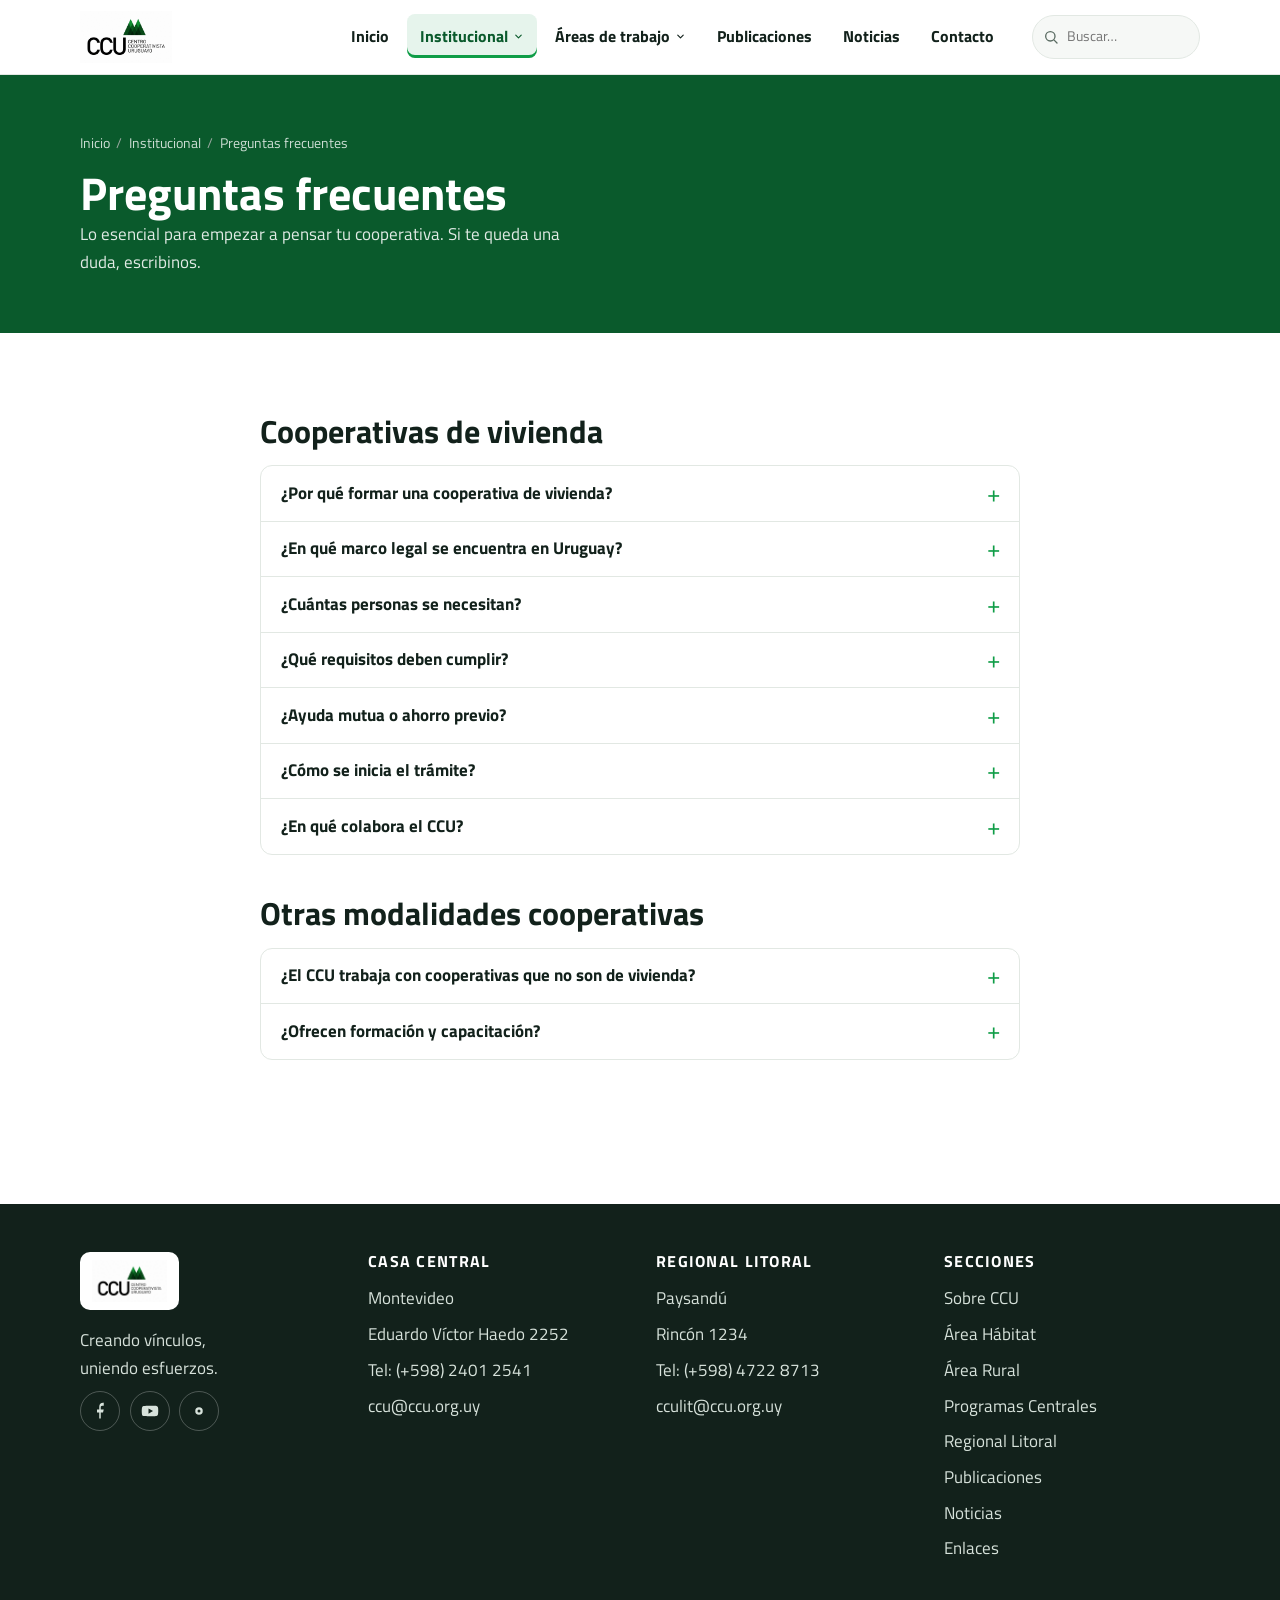
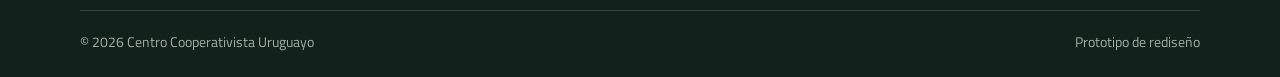
<file: preguntas-frecuentes.html>
<!DOCTYPE html>
<html lang="es-UY">
<head>
<meta charset="UTF-8">
<meta name="viewport" content="width=device-width, initial-scale=1">
<title>Preguntas frecuentes — Cooperativas de vivienda | CCU</title>
<meta name="description" content="Cuántas personas se necesitan, requisitos, marco legal y pasos para formar una cooperativa de vivienda en Uruguay, y en qué colabora el CCU.">
<link rel="canonical" href="https://ccu.org.uy/preguntas-frecuentes.html">
<meta property="og:type" content="website">
<meta property="og:title" content="Preguntas frecuentes — Cooperativas de vivienda | CCU">
<meta property="og:description" content="Cuántas personas se necesitan, requisitos, marco legal y pasos para formar una cooperativa de vivienda en Uruguay, y en qué colabora el CCU.">
<meta property="og:image" content="https://ccu.org.uy/assets/img/hero-home.jpg">
<meta property="og:url" content="https://ccu.org.uy/preguntas-frecuentes.html">
<meta property="og:site_name" content="Centro Cooperativista Uruguayo">
<meta name="twitter:card" content="summary_large_image">
<link rel="icon" href="assets/img/logo-ccu.svg" type="image/svg+xml">
<link rel="preconnect" href="https://fonts.googleapis.com">
<link rel="preconnect" href="https://fonts.gstatic.com" crossorigin>
<link href="https://fonts.googleapis.com/css2?family=Titillium+Web:wght@400;600;700;800&display=swap" rel="stylesheet">
<link rel="stylesheet" href="assets/css/styles.css?v=9">
</head>
<body>
<a class="skip-link" href="#main">Saltar al contenido</a>
<header class="site-header">
  <div class="wrap site-header__bar">
    <a class="site-header__logo" href="index.html" aria-label="CCU — Inicio">
      <img src="assets/img/logo_ani.gif" alt="Centro Cooperativista Uruguayo" width="640" height="360">
    </a>
    <nav class="primary-nav" id="primary-nav" aria-label="Principal">
      <ul>
        <li><a href="index.html">Inicio</a></li>
        <li class="has-dropdown" data-open="false">
          <button type="button" class="nav-toggle" aria-current="page" aria-expanded="false" aria-haspopup="true">Institucional <svg class="chev" viewBox="0 0 24 24" fill="none" aria-hidden="true"><path d="M6 9l6 6 6-6" stroke="currentColor" stroke-width="2.5" stroke-linecap="round" stroke-linejoin="round"/></svg></button>
          <ul class="dropdown">
            <li><a href="sobre-ccu.html">Sobre CCU <span>Historia, autoridades y equipo</span></a></li>
            <li><a href="como-trabajamos.html">Cómo trabajamos <span>Enfoque y metodología</span></a></li>
            <li><a href="movimiento-cooperativo.html">Movimiento cooperativo <span>Valores y principios</span></a></li>
            <li><a href="preguntas-frecuentes.html">Preguntas frecuentes <span>Cómo formar una cooperativa</span></a></li>
          </ul>
        </li>
        <li class="has-dropdown" data-open="false">
          <button type="button" class="nav-toggle" aria-expanded="false" aria-haspopup="true">Áreas de trabajo <svg class="chev" viewBox="0 0 24 24" fill="none" aria-hidden="true"><path d="M6 9l6 6 6-6" stroke="currentColor" stroke-width="2.5" stroke-linecap="round" stroke-linejoin="round"/></svg></button>
          <ul class="dropdown">
            <li><a href="habitat.html">Hábitat <span>Cooperativas de vivienda</span></a></li>
            <li><a href="rural.html">Rural <span>Cooperativismo agrario</span></a></li>
            <li><a href="programas-centrales.html">Programas Centrales <span>Economía social y solidaria</span></a></li>
            <li><a href="regional-litoral.html">Regional Litoral <span>Sede Paysandú</span></a></li>
          </ul>
        </li>
        <li><a href="publicaciones.html">Publicaciones</a></li>
        <li><a href="noticias.html">Noticias</a></li>
        <li><a href="contacto.html">Contacto</a></li>
      </ul>
    </nav>
    <div class="header-actions">
      <form class="search-mini" role="search" action="noticias.html" method="get">
        <label class="visually-hidden" for="q">Buscar en el sitio</label>
        <svg viewBox="0 0 24 24" fill="none" aria-hidden="true"><circle cx="11" cy="11" r="7" stroke="currentColor" stroke-width="2"/><path d="M21 21l-4.3-4.3" stroke="currentColor" stroke-width="2" stroke-linecap="round"/></svg>
        <input type="search" id="q" name="q" placeholder="Buscar…">
      </form>
    </div>
    <button type="button" class="nav-burger" aria-label="Abrir menú" aria-expanded="false" aria-controls="primary-nav">
      <svg viewBox="0 0 24 24" fill="none" aria-hidden="true"><path d="M3 6h18M3 12h18M3 18h18" stroke="currentColor" stroke-width="2.5" stroke-linecap="round"/></svg>
    </button>
  </div>
</header>
<main id="main">

<section class="page-hero">
  <div class="wrap">
    <nav class="breadcrumb" aria-label="Ruta de navegación"><ol><li><a href="index.html">Inicio</a></li><li><a href="#">Institucional</a></li><li><span aria-current="page">Preguntas frecuentes</span></li></ol></nav>
    <h1>Preguntas frecuentes</h1>
    <p>Lo esencial para empezar a pensar tu cooperativa. Si te queda una duda, escribinos.</p>
  </div>
</section>

  <section class="section">
    <div class="wrap wrap--narrow">
      <h2>Cooperativas de vivienda</h2>
      <div class="accordion" style="margin-top:1rem">
        
<div class="accordion__item">
  <h3 style="margin:0"><button type="button" class="accordion__trigger" id="faq-t-1" aria-expanded="false" aria-controls="faq-p-1">¿Por qué formar una cooperativa de vivienda?</button></h3>
  <div class="accordion__panel" id="faq-p-1" role="region" aria-labelledby="faq-t-1" hidden><p>Es una forma de obtener una vivienda propia en colaboración con otras personas, generalmente mejor que la que cada uno podría conseguir individualmente en el mercado: con espacios comunes funcionales, entornos compartidos y aprendizajes de gestión y construcción colectiva.</p></div>
</div>
        
<div class="accordion__item">
  <h3 style="margin:0"><button type="button" class="accordion__trigger" id="faq-t-2" aria-expanded="false" aria-controls="faq-p-2">¿En qué marco legal se encuentra en Uruguay?</button></h3>
  <div class="accordion__panel" id="faq-p-2" role="region" aria-labelledby="faq-t-2" hidden><p>En el capítulo 10 de la Ley de Vivienda 13.728 y en la Ley 18.407 (Ley General de Cooperativas).</p></div>
</div>
        
<div class="accordion__item">
  <h3 style="margin:0"><button type="button" class="accordion__trigger" id="faq-t-3" aria-expanded="false" aria-controls="faq-p-3">¿Cuántas personas se necesitan?</button></h3>
  <div class="accordion__panel" id="faq-p-3" role="region" aria-labelledby="faq-t-3" hidden><p>Un mínimo de 10 socios y un máximo de 50. Es un socio por unidad habitacional.</p></div>
</div>
        
<div class="accordion__item">
  <h3 style="margin:0"><button type="button" class="accordion__trigger" id="faq-t-4" aria-expanded="false" aria-controls="faq-p-4">¿Qué requisitos deben cumplir?</button></h3>
  <div class="accordion__panel" id="faq-p-4" role="region" aria-labelledby="faq-t-4" hidden><p>Residir en Uruguay, tener 18 años o más, un ingreso familiar líquido no superior a 60 UR y no ser beneficiario de otro sistema que brinde una solución habitacional definitiva.</p></div>
</div>
        
<div class="accordion__item">
  <h3 style="margin:0"><button type="button" class="accordion__trigger" id="faq-t-5" aria-expanded="false" aria-controls="faq-p-5">¿Ayuda mutua o ahorro previo?</button></h3>
  <div class="accordion__panel" id="faq-p-5" role="region" aria-labelledby="faq-t-5" hidden><p>En ayuda mutua el aporte es de 21 horas de trabajo, equivalentes al 15 % del préstamo. En ahorro previo ese 15 % se aporta en dinero por cada socio.</p></div>
</div>
        
<div class="accordion__item">
  <h3 style="margin:0"><button type="button" class="accordion__trigger" id="faq-t-6" aria-expanded="false" aria-controls="faq-p-6">¿Cómo se inicia el trámite?</button></h3>
  <div class="accordion__panel" id="faq-p-6" role="region" aria-labelledby="faq-t-6" hidden><p>Obteniendo la personería jurídica en la Dirección General de Registros del MEC, con el estatuto correspondiente. Luego siguen: registro en el MVOT, factibilidad de terreno, anteproyecto aprobado, sorteo, proyecto, escritura y obra. El CCU acompaña cada una de estas etapas.</p></div>
</div>
        
<div class="accordion__item">
  <h3 style="margin:0"><button type="button" class="accordion__trigger" id="faq-t-7" aria-expanded="false" aria-controls="faq-p-7">¿En qué colabora el CCU?</button></h3>
  <div class="accordion__panel" id="faq-p-7" role="region" aria-labelledby="faq-t-7" hidden><p>En el asesoramiento técnico en todas las etapas —consolidación del grupo, proyecto, obra y posobra— en los aspectos arquitectónico, social, jurídico y contable.</p></div>
</div>
      </div>

      <h2 style="margin-top:2.5rem">Otras modalidades cooperativas</h2>
      <div class="accordion" style="margin-top:1rem">
        
<div class="accordion__item">
  <h3 style="margin:0"><button type="button" class="accordion__trigger" id="faq-t-8" aria-expanded="false" aria-controls="faq-p-8">¿El CCU trabaja con cooperativas que no son de vivienda?</button></h3>
  <div class="accordion__panel" id="faq-p-8" role="region" aria-labelledby="faq-t-8" hidden><p>Sí. A través del Área Rural y de los Programas Centrales acompañamos cooperativas agrarias, de producción y trabajo, sociales y de cuidados.</p></div>
</div>
        
<div class="accordion__item">
  <h3 style="margin:0"><button type="button" class="accordion__trigger" id="faq-t-9" aria-expanded="false" aria-controls="faq-p-9">¿Ofrecen formación y capacitación?</button></h3>
  <div class="accordion__panel" id="faq-p-9" role="region" aria-labelledby="faq-t-9" hidden><p>Sí, para técnicos y para integrantes de cooperativas, en gestión, marco legal, aspectos contables y producción. Consultá la <a href='publicaciones.html'>sección de publicaciones</a> y las <a href='noticias.html'>noticias</a> para próximas ediciones.</p></div>
</div>
      </div>
    </div>
  </section>
</main>

<footer class="site-footer">
  <div class="wrap">
    <div class="site-footer__grid">
      <div class="site-footer__brand">
        <img src="assets/img/logo_ani.gif" alt="Centro Cooperativista Uruguayo" width="640" height="360">
        <p>Creando vínculos, uniendo esfuerzos.</p>
        <div class="social-row">
          <a href="https://www.facebook.com/centrocooperativistauruguayo/" aria-label="Facebook"><svg viewBox="0 0 24 24" fill="currentColor" aria-hidden="true"><path d="M13 22v-8h3l1-4h-4V7c0-1 .3-2 2-2h2V1.2C18.5 1.1 17.3 1 16 1c-3 0-5 1.8-5 5.2V10H8v4h3v8z"/></svg></a>
          <a href="https://www.youtube.com/channel/UCze_Iau3KSIlbY9xbv3XOyQ" aria-label="YouTube"><svg viewBox="0 0 24 24" fill="currentColor" aria-hidden="true"><path d="M23 12s0-3.3-.4-4.9a2.7 2.7 0 0 0-1.9-1.9C18.9 5 12 5 12 5s-6.9 0-8.7.4a2.7 2.7 0 0 0-1.9 1.9C1 8.7 1 12 1 12s0 3.3.4 4.9a2.7 2.7 0 0 0 1.9 1.9C5.1 19 12 19 12 19s6.9 0 8.7-.4a2.7 2.7 0 0 0 1.9-1.9C23 15.3 23 12 23 12zM10 15.5v-7l6 3.5z"/></svg></a>
          <a href="https://issuu.com/centrocooperativistauruguayo" aria-label="Issuu"><svg viewBox="0 0 24 24" fill="currentColor" aria-hidden="true"><path d="M12 7a5 5 0 1 0 0 10A5 5 0 0 0 12 7zm0 3a2 2 0 1 1 0 4 2 2 0 0 1 0-4z"/></svg></a>
        </div>
      </div>
      <div>
        <h2>Casa Central</h2>
        <ul>
          <li>Montevideo</li><li>Eduardo Víctor Haedo 2252</li>
          <li>Tel: <a href="tel:+59824012541">(+598) 2401 2541</a></li>
          <li><a href="mailto:ccu@ccu.org.uy">ccu@ccu.org.uy</a></li>
        </ul>
      </div>
      <div>
        <h2>Regional Litoral</h2>
        <ul>
          <li>Paysandú</li><li>Rincón 1234</li>
          <li>Tel: <a href="tel:+59847228713">(+598) 4722 8713</a></li>
          <li><a href="mailto:cculit@ccu.org.uy">cculit@ccu.org.uy</a></li>
        </ul>
      </div>
      <div>
        <h2>Secciones</h2>
        <ul>
          <li><a href="sobre-ccu.html">Sobre CCU</a></li>
          <li><a href="habitat.html">Área Hábitat</a></li>
          <li><a href="rural.html">Área Rural</a></li>
          <li><a href="programas-centrales.html">Programas Centrales</a></li>
          <li><a href="regional-litoral.html">Regional Litoral</a></li>
          <li><a href="publicaciones.html">Publicaciones</a></li>
          <li><a href="noticias.html">Noticias</a></li>
          <li><a href="enlaces.html">Enlaces</a></li>
        </ul>
      </div>
    </div>
    <div class="site-footer__legal">
      <span>© <span data-year>2026</span> Centro Cooperativista Uruguayo</span>
      <span>Prototipo de rediseño</span>
    </div>
  </div>
</footer>
<button type="button" class="to-top" aria-label="Volver arriba">
  <svg viewBox="0 0 24 24" fill="none" aria-hidden="true"><path d="M12 19V5M5 12l7-7 7 7" stroke="currentColor" stroke-width="2.5" stroke-linecap="round" stroke-linejoin="round"/></svg>
</button>
<script src="assets/js/main.js?v=5"></script>
</body>
</html>
</file>
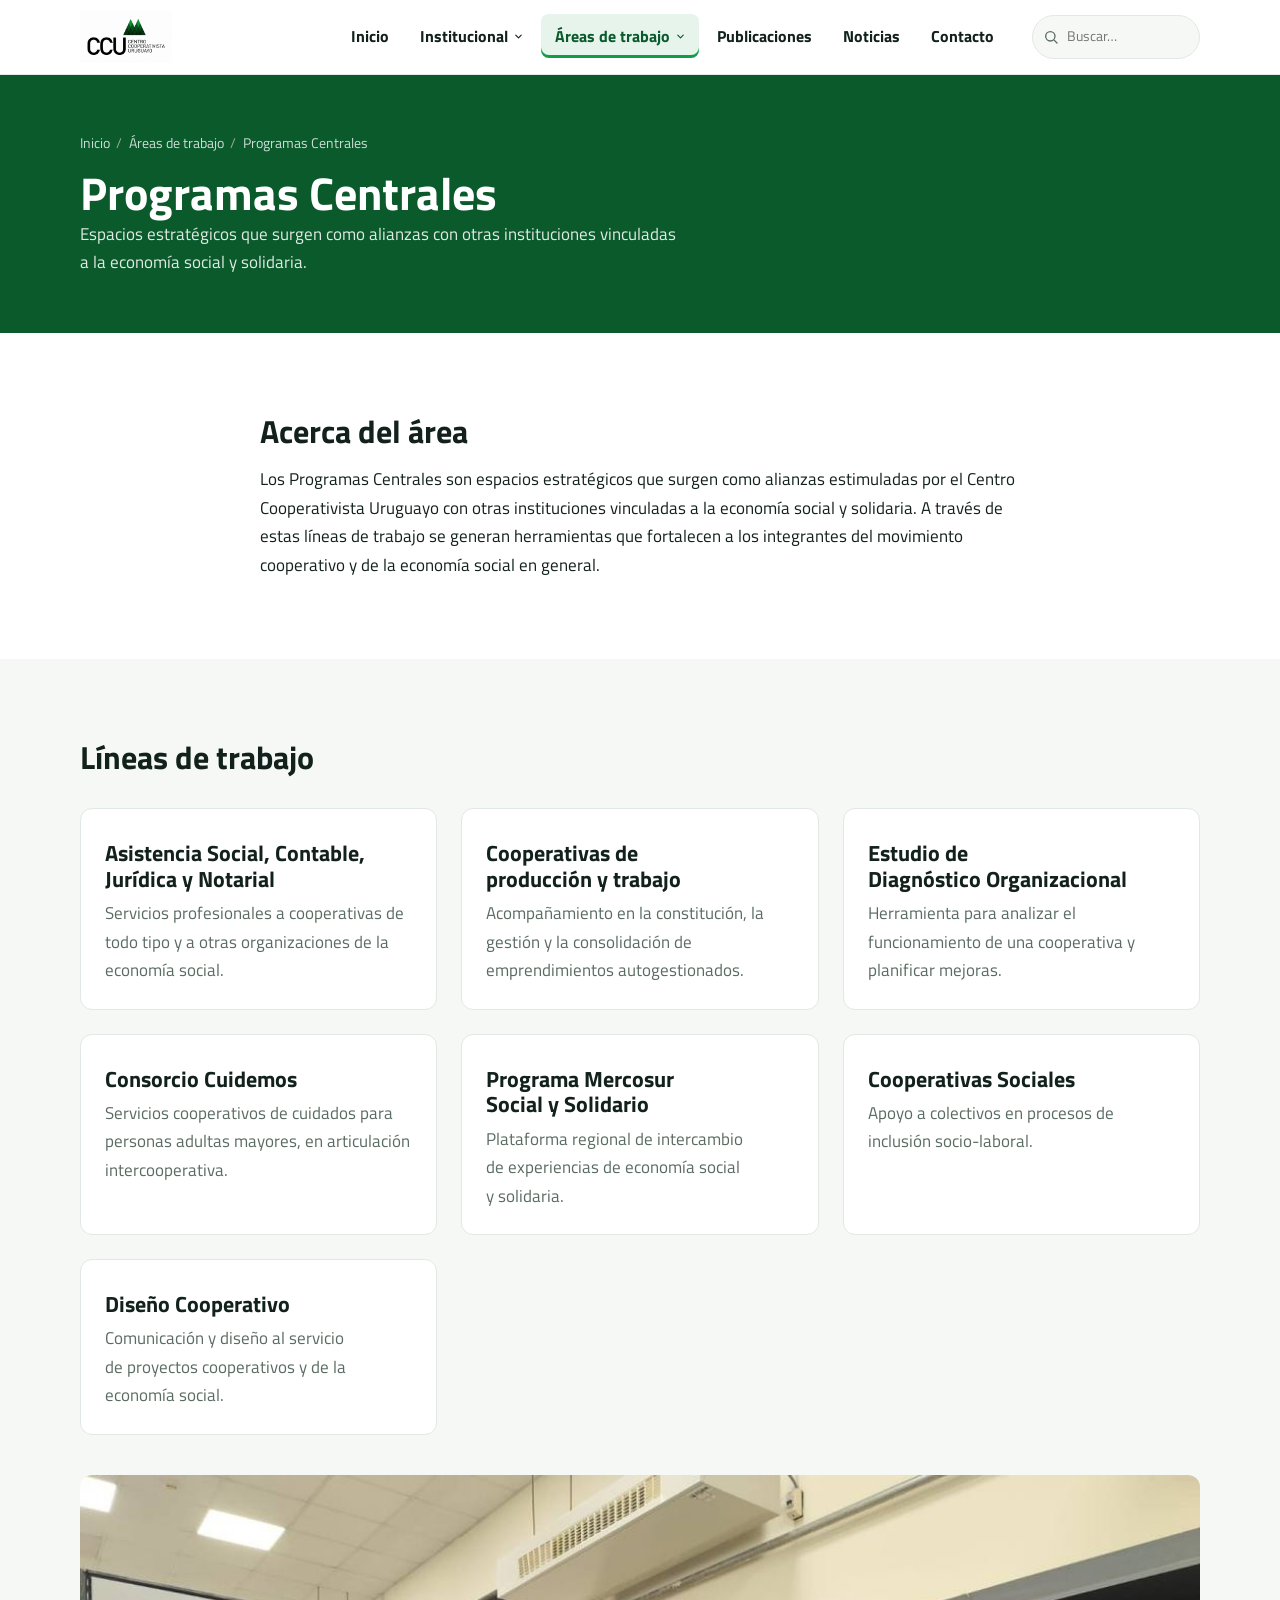
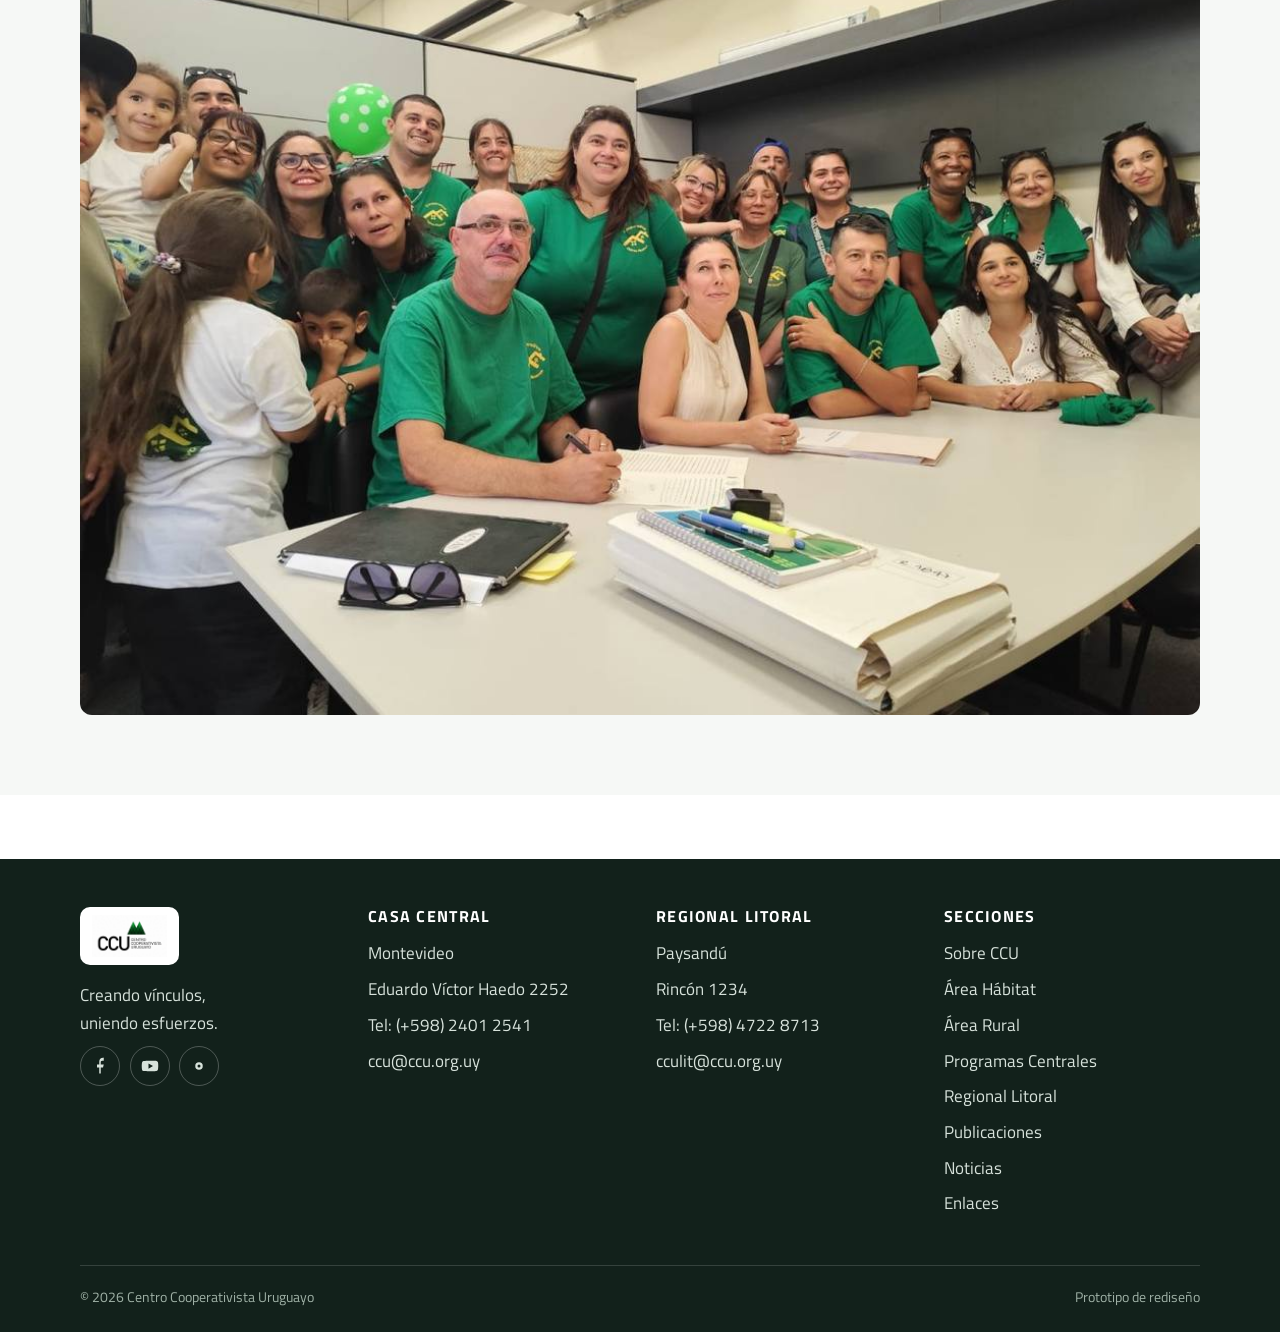
<file: programas-centrales.html>
<!DOCTYPE html>
<html lang="es-UY">
<head>
<meta charset="UTF-8">
<meta name="viewport" content="width=device-width, initial-scale=1">
<title>Programas Centrales — Economía social y solidaria | CCU</title>
<meta name="description" content="Los Programas Centrales del CCU son alianzas estratégicas con instituciones de la economía social y solidaria que generan herramientas para todo el movimiento cooperativo.">
<link rel="canonical" href="https://ccu.org.uy/programas-centrales.html">
<meta property="og:type" content="website">
<meta property="og:title" content="Programas Centrales — Economía social y solidaria | CCU">
<meta property="og:description" content="Los Programas Centrales del CCU son alianzas estratégicas con instituciones de la economía social y solidaria que generan herramientas para todo el movimiento cooperativo.">
<meta property="og:image" content="https://ccu.org.uy/assets/img/centrales-hero.jpg">
<meta property="og:url" content="https://ccu.org.uy/programas-centrales.html">
<meta property="og:site_name" content="Centro Cooperativista Uruguayo">
<meta name="twitter:card" content="summary_large_image">
<link rel="icon" href="assets/img/logo-ccu.svg" type="image/svg+xml">
<link rel="preconnect" href="https://fonts.googleapis.com">
<link rel="preconnect" href="https://fonts.gstatic.com" crossorigin>
<link href="https://fonts.googleapis.com/css2?family=Titillium+Web:wght@400;600;700;800&display=swap" rel="stylesheet">
<link rel="stylesheet" href="assets/css/styles.css?v=9">
</head>
<body>
<a class="skip-link" href="#main">Saltar al contenido</a>
<header class="site-header">
  <div class="wrap site-header__bar">
    <a class="site-header__logo" href="index.html" aria-label="CCU — Inicio">
      <img src="assets/img/logo_ani.gif" alt="Centro Cooperativista Uruguayo" width="640" height="360">
    </a>
    <nav class="primary-nav" id="primary-nav" aria-label="Principal">
      <ul>
        <li><a href="index.html">Inicio</a></li>
        <li class="has-dropdown" data-open="false">
          <button type="button" class="nav-toggle" aria-expanded="false" aria-haspopup="true">Institucional <svg class="chev" viewBox="0 0 24 24" fill="none" aria-hidden="true"><path d="M6 9l6 6 6-6" stroke="currentColor" stroke-width="2.5" stroke-linecap="round" stroke-linejoin="round"/></svg></button>
          <ul class="dropdown">
            <li><a href="sobre-ccu.html">Sobre CCU <span>Historia, autoridades y equipo</span></a></li>
            <li><a href="como-trabajamos.html">Cómo trabajamos <span>Enfoque y metodología</span></a></li>
            <li><a href="movimiento-cooperativo.html">Movimiento cooperativo <span>Valores y principios</span></a></li>
            <li><a href="preguntas-frecuentes.html">Preguntas frecuentes <span>Cómo formar una cooperativa</span></a></li>
          </ul>
        </li>
        <li class="has-dropdown" data-open="false">
          <button type="button" class="nav-toggle" aria-current="page" aria-expanded="false" aria-haspopup="true">Áreas de trabajo <svg class="chev" viewBox="0 0 24 24" fill="none" aria-hidden="true"><path d="M6 9l6 6 6-6" stroke="currentColor" stroke-width="2.5" stroke-linecap="round" stroke-linejoin="round"/></svg></button>
          <ul class="dropdown">
            <li><a href="habitat.html">Hábitat <span>Cooperativas de vivienda</span></a></li>
            <li><a href="rural.html">Rural <span>Cooperativismo agrario</span></a></li>
            <li><a href="programas-centrales.html">Programas Centrales <span>Economía social y solidaria</span></a></li>
            <li><a href="regional-litoral.html">Regional Litoral <span>Sede Paysandú</span></a></li>
          </ul>
        </li>
        <li><a href="publicaciones.html">Publicaciones</a></li>
        <li><a href="noticias.html">Noticias</a></li>
        <li><a href="contacto.html">Contacto</a></li>
      </ul>
    </nav>
    <div class="header-actions">
      <form class="search-mini" role="search" action="noticias.html" method="get">
        <label class="visually-hidden" for="q">Buscar en el sitio</label>
        <svg viewBox="0 0 24 24" fill="none" aria-hidden="true"><circle cx="11" cy="11" r="7" stroke="currentColor" stroke-width="2"/><path d="M21 21l-4.3-4.3" stroke="currentColor" stroke-width="2" stroke-linecap="round"/></svg>
        <input type="search" id="q" name="q" placeholder="Buscar…">
      </form>
    </div>
    <button type="button" class="nav-burger" aria-label="Abrir menú" aria-expanded="false" aria-controls="primary-nav">
      <svg viewBox="0 0 24 24" fill="none" aria-hidden="true"><path d="M3 6h18M3 12h18M3 18h18" stroke="currentColor" stroke-width="2.5" stroke-linecap="round"/></svg>
    </button>
  </div>
</header>
<main id="main">

<section class="page-hero">
  <div class="wrap">
    <nav class="breadcrumb" aria-label="Ruta de navegación"><ol><li><a href="index.html">Inicio</a></li><li><a href="#">Áreas de trabajo</a></li><li><span aria-current="page">Programas Centrales</span></li></ol></nav>
    <h1>Programas Centrales</h1>
    <p>Espacios estratégicos que surgen como alianzas con otras instituciones vinculadas a la economía social y solidaria.</p>
  </div>
</section>

  <section class="section">
    <div class="wrap wrap--narrow prose">
      <h2>Acerca del área</h2>
      <p>Los Programas Centrales son espacios estratégicos que surgen como alianzas estimuladas por el Centro Cooperativista Uruguayo con otras instituciones vinculadas a la economía social y solidaria. A través de estas líneas de trabajo se generan herramientas que fortalecen a los integrantes del movimiento cooperativo y de la economía social en general.</p>
    </div>
  </section>
  <section class="section section--tint" aria-labelledby="lineas-h">
    <div class="wrap">
      <h2 id="lineas-h">Líneas de trabajo</h2>
      <div class="grid grid--2" style="margin-top:2rem">
        
<div class="card card--pad">
  
  <h3 style="margin:.5rem 0 .4rem">Asistencia Social, Contable, Jurídica y Notarial</h3>
  <p class="muted">Servicios profesionales a cooperativas de todo tipo y a otras organizaciones de la economía social.</p>
</div>
        
<div class="card card--pad">
  
  <h3 style="margin:.5rem 0 .4rem">Cooperativas de producción y trabajo</h3>
  <p class="muted">Acompañamiento en la constitución, la gestión y la consolidación de emprendimientos autogestionados.</p>
</div>
        
<div class="card card--pad">
  
  <h3 style="margin:.5rem 0 .4rem">Estudio de Diagnóstico Organizacional</h3>
  <p class="muted">Herramienta para analizar el funcionamiento de una cooperativa y planificar mejoras.</p>
</div>
        
<div class="card card--pad">
  
  <h3 style="margin:.5rem 0 .4rem">Consorcio Cuidemos</h3>
  <p class="muted">Servicios cooperativos de cuidados para personas adultas mayores, en articulación intercooperativa.</p>
</div>
        
<div class="card card--pad">
  
  <h3 style="margin:.5rem 0 .4rem">Programa Mercosur Social y Solidario</h3>
  <p class="muted">Plataforma regional de intercambio de experiencias de economía social y solidaria.</p>
</div>
        
<div class="card card--pad">
  
  <h3 style="margin:.5rem 0 .4rem">Cooperativas Sociales</h3>
  <p class="muted">Apoyo a colectivos en procesos de inclusión socio-laboral.</p>
</div>
        
<div class="card card--pad">
  
  <h3 style="margin:.5rem 0 .4rem">Diseño Cooperativo</h3>
  <p class="muted">Comunicación y diseño al servicio de proyectos cooperativos y de la economía social.</p>
</div>
      </div>
      <figure style="margin:2.5rem 0 0">
        <img src="assets/img/comunidad.jpg" alt="Reunión de trabajo de una cooperativa de la economía social." width="1200" height="800" loading="lazy" style="border-radius:var(--radius)">
      </figure>
    </div>
  </section>
</main>

<footer class="site-footer">
  <div class="wrap">
    <div class="site-footer__grid">
      <div class="site-footer__brand">
        <img src="assets/img/logo_ani.gif" alt="Centro Cooperativista Uruguayo" width="640" height="360">
        <p>Creando vínculos, uniendo esfuerzos.</p>
        <div class="social-row">
          <a href="https://www.facebook.com/centrocooperativistauruguayo/" aria-label="Facebook"><svg viewBox="0 0 24 24" fill="currentColor" aria-hidden="true"><path d="M13 22v-8h3l1-4h-4V7c0-1 .3-2 2-2h2V1.2C18.5 1.1 17.3 1 16 1c-3 0-5 1.8-5 5.2V10H8v4h3v8z"/></svg></a>
          <a href="https://www.youtube.com/channel/UCze_Iau3KSIlbY9xbv3XOyQ" aria-label="YouTube"><svg viewBox="0 0 24 24" fill="currentColor" aria-hidden="true"><path d="M23 12s0-3.3-.4-4.9a2.7 2.7 0 0 0-1.9-1.9C18.9 5 12 5 12 5s-6.9 0-8.7.4a2.7 2.7 0 0 0-1.9 1.9C1 8.7 1 12 1 12s0 3.3.4 4.9a2.7 2.7 0 0 0 1.9 1.9C5.1 19 12 19 12 19s6.9 0 8.7-.4a2.7 2.7 0 0 0 1.9-1.9C23 15.3 23 12 23 12zM10 15.5v-7l6 3.5z"/></svg></a>
          <a href="https://issuu.com/centrocooperativistauruguayo" aria-label="Issuu"><svg viewBox="0 0 24 24" fill="currentColor" aria-hidden="true"><path d="M12 7a5 5 0 1 0 0 10A5 5 0 0 0 12 7zm0 3a2 2 0 1 1 0 4 2 2 0 0 1 0-4z"/></svg></a>
        </div>
      </div>
      <div>
        <h2>Casa Central</h2>
        <ul>
          <li>Montevideo</li><li>Eduardo Víctor Haedo 2252</li>
          <li>Tel: <a href="tel:+59824012541">(+598) 2401 2541</a></li>
          <li><a href="mailto:ccu@ccu.org.uy">ccu@ccu.org.uy</a></li>
        </ul>
      </div>
      <div>
        <h2>Regional Litoral</h2>
        <ul>
          <li>Paysandú</li><li>Rincón 1234</li>
          <li>Tel: <a href="tel:+59847228713">(+598) 4722 8713</a></li>
          <li><a href="mailto:cculit@ccu.org.uy">cculit@ccu.org.uy</a></li>
        </ul>
      </div>
      <div>
        <h2>Secciones</h2>
        <ul>
          <li><a href="sobre-ccu.html">Sobre CCU</a></li>
          <li><a href="habitat.html">Área Hábitat</a></li>
          <li><a href="rural.html">Área Rural</a></li>
          <li><a href="programas-centrales.html">Programas Centrales</a></li>
          <li><a href="regional-litoral.html">Regional Litoral</a></li>
          <li><a href="publicaciones.html">Publicaciones</a></li>
          <li><a href="noticias.html">Noticias</a></li>
          <li><a href="enlaces.html">Enlaces</a></li>
        </ul>
      </div>
    </div>
    <div class="site-footer__legal">
      <span>© <span data-year>2026</span> Centro Cooperativista Uruguayo</span>
      <span>Prototipo de rediseño</span>
    </div>
  </div>
</footer>
<button type="button" class="to-top" aria-label="Volver arriba">
  <svg viewBox="0 0 24 24" fill="none" aria-hidden="true"><path d="M12 19V5M5 12l7-7 7 7" stroke="currentColor" stroke-width="2.5" stroke-linecap="round" stroke-linejoin="round"/></svg>
</button>
<script src="assets/js/main.js?v=5"></script>
</body>
</html>
</file>
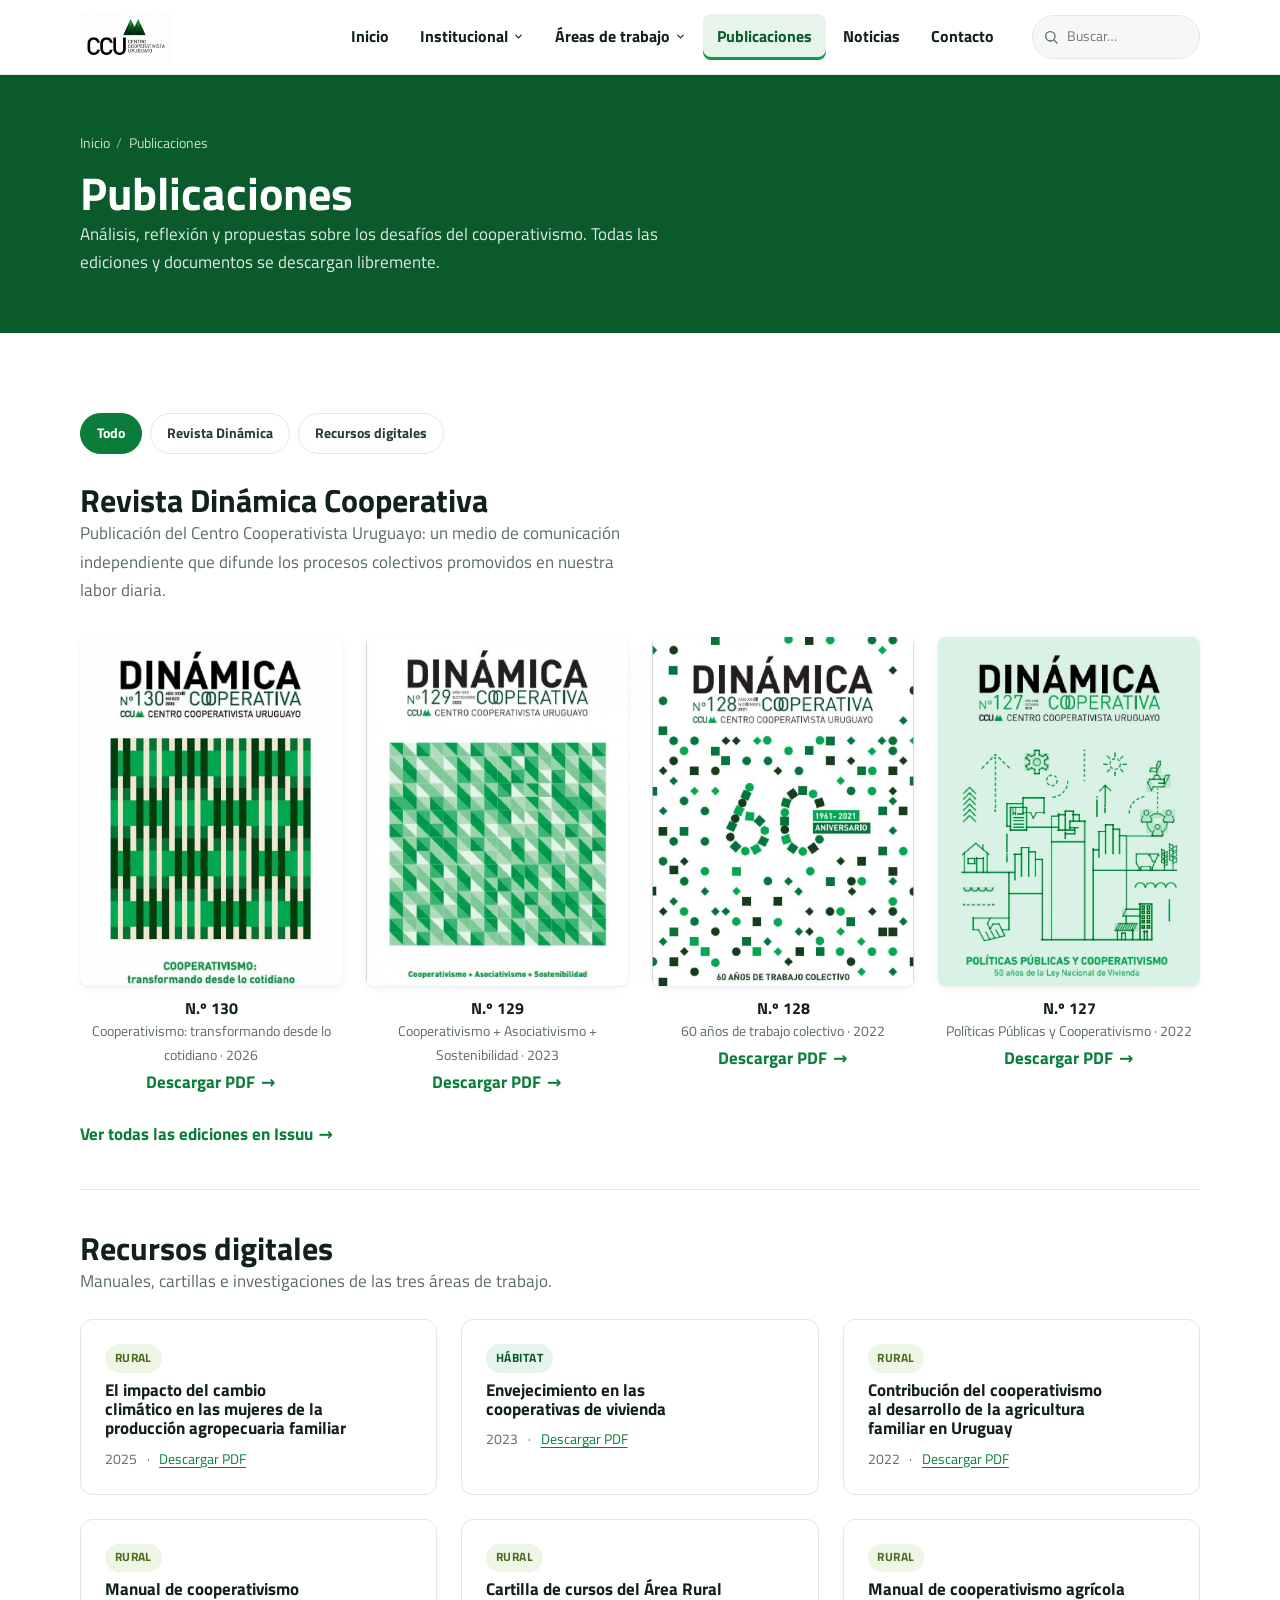
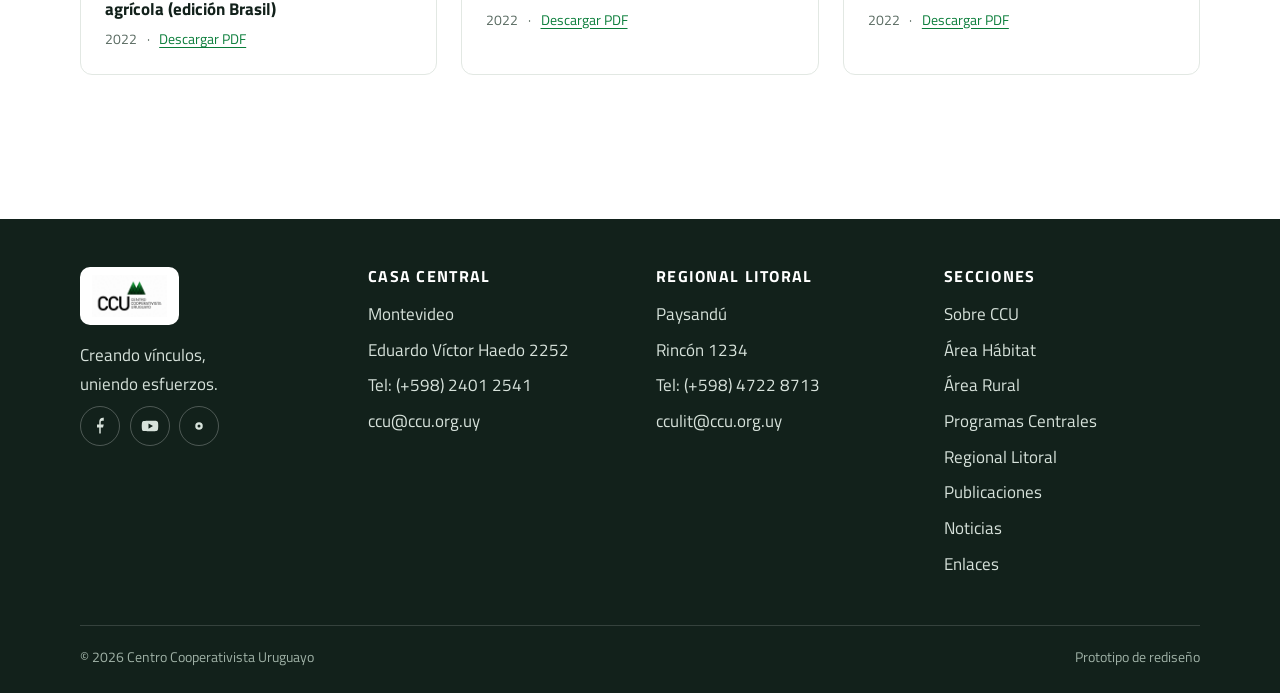
<file: publicaciones.html>
<!DOCTYPE html>
<html lang="es-UY">
<head>
<meta charset="UTF-8">
<meta name="viewport" content="width=device-width, initial-scale=1">
<title>Publicaciones — Revista Dinámica y recursos | CCU</title>
<meta name="description" content="Revista Dinámica Cooperativa y recursos digitales del CCU: análisis, reflexión y propuestas sobre los desafíos del cooperativismo en Uruguay. Descarga libre.">
<link rel="canonical" href="https://ccu.org.uy/publicaciones.html">
<meta property="og:type" content="website">
<meta property="og:title" content="Publicaciones — Revista Dinámica y recursos | CCU">
<meta property="og:description" content="Revista Dinámica Cooperativa y recursos digitales del CCU: análisis, reflexión y propuestas sobre los desafíos del cooperativismo en Uruguay. Descarga libre.">
<meta property="og:image" content="https://ccu.org.uy/assets/img/hero-home.jpg">
<meta property="og:url" content="https://ccu.org.uy/publicaciones.html">
<meta property="og:site_name" content="Centro Cooperativista Uruguayo">
<meta name="twitter:card" content="summary_large_image">
<link rel="icon" href="assets/img/logo-ccu.svg" type="image/svg+xml">
<link rel="preconnect" href="https://fonts.googleapis.com">
<link rel="preconnect" href="https://fonts.gstatic.com" crossorigin>
<link href="https://fonts.googleapis.com/css2?family=Titillium+Web:wght@400;600;700;800&display=swap" rel="stylesheet">
<link rel="stylesheet" href="assets/css/styles.css?v=9">
</head>
<body>
<a class="skip-link" href="#main">Saltar al contenido</a>
<header class="site-header">
  <div class="wrap site-header__bar">
    <a class="site-header__logo" href="index.html" aria-label="CCU — Inicio">
      <img src="assets/img/logo_ani.gif" alt="Centro Cooperativista Uruguayo" width="640" height="360">
    </a>
    <nav class="primary-nav" id="primary-nav" aria-label="Principal">
      <ul>
        <li><a href="index.html">Inicio</a></li>
        <li class="has-dropdown" data-open="false">
          <button type="button" class="nav-toggle" aria-expanded="false" aria-haspopup="true">Institucional <svg class="chev" viewBox="0 0 24 24" fill="none" aria-hidden="true"><path d="M6 9l6 6 6-6" stroke="currentColor" stroke-width="2.5" stroke-linecap="round" stroke-linejoin="round"/></svg></button>
          <ul class="dropdown">
            <li><a href="sobre-ccu.html">Sobre CCU <span>Historia, autoridades y equipo</span></a></li>
            <li><a href="como-trabajamos.html">Cómo trabajamos <span>Enfoque y metodología</span></a></li>
            <li><a href="movimiento-cooperativo.html">Movimiento cooperativo <span>Valores y principios</span></a></li>
            <li><a href="preguntas-frecuentes.html">Preguntas frecuentes <span>Cómo formar una cooperativa</span></a></li>
          </ul>
        </li>
        <li class="has-dropdown" data-open="false">
          <button type="button" class="nav-toggle" aria-expanded="false" aria-haspopup="true">Áreas de trabajo <svg class="chev" viewBox="0 0 24 24" fill="none" aria-hidden="true"><path d="M6 9l6 6 6-6" stroke="currentColor" stroke-width="2.5" stroke-linecap="round" stroke-linejoin="round"/></svg></button>
          <ul class="dropdown">
            <li><a href="habitat.html">Hábitat <span>Cooperativas de vivienda</span></a></li>
            <li><a href="rural.html">Rural <span>Cooperativismo agrario</span></a></li>
            <li><a href="programas-centrales.html">Programas Centrales <span>Economía social y solidaria</span></a></li>
            <li><a href="regional-litoral.html">Regional Litoral <span>Sede Paysandú</span></a></li>
          </ul>
        </li>
        <li><a href="publicaciones.html" aria-current="page">Publicaciones</a></li>
        <li><a href="noticias.html">Noticias</a></li>
        <li><a href="contacto.html">Contacto</a></li>
      </ul>
    </nav>
    <div class="header-actions">
      <form class="search-mini" role="search" action="noticias.html" method="get">
        <label class="visually-hidden" for="q">Buscar en el sitio</label>
        <svg viewBox="0 0 24 24" fill="none" aria-hidden="true"><circle cx="11" cy="11" r="7" stroke="currentColor" stroke-width="2"/><path d="M21 21l-4.3-4.3" stroke="currentColor" stroke-width="2" stroke-linecap="round"/></svg>
        <input type="search" id="q" name="q" placeholder="Buscar…">
      </form>
    </div>
    <button type="button" class="nav-burger" aria-label="Abrir menú" aria-expanded="false" aria-controls="primary-nav">
      <svg viewBox="0 0 24 24" fill="none" aria-hidden="true"><path d="M3 6h18M3 12h18M3 18h18" stroke="currentColor" stroke-width="2.5" stroke-linecap="round"/></svg>
    </button>
  </div>
</header>
<main id="main">

<section class="page-hero">
  <div class="wrap">
    <nav class="breadcrumb" aria-label="Ruta de navegación"><ol><li><a href="index.html">Inicio</a></li><li><span aria-current="page">Publicaciones</span></li></ol></nav>
    <h1>Publicaciones</h1>
    <p>Análisis, reflexión y propuestas sobre los desafíos del cooperativismo. Todas las ediciones y documentos se descargan libremente.</p>
  </div>
</section>

  <section class="section">
    <div class="wrap" data-filter-group>
      <div class="filterbar" role="group" aria-label="Tipo de publicación">
        <button type="button" data-filter="all" aria-pressed="true">Todo</button>
        <button type="button" data-filter="revista" aria-pressed="false">Revista Dinámica</button>
        <button type="button" data-filter="recurso" aria-pressed="false">Recursos digitales</button>
      </div>

      <div data-cat="revista">
        <h2>Revista Dinámica Cooperativa</h2>
        <p class="muted" style="max-width:60ch">Publicación del Centro Cooperativista Uruguayo: un medio de comunicación independiente que difunde los procesos colectivos promovidos en nuestra labor diaria.</p>
        <div class="grid grid--4" style="margin-top:2rem">
          <article class="pub-card">
            <img class="pub-card__cover" src="assets/img/revista/d130.jpg" alt="Tapa de la revista Dinámica Cooperativa número 130." width="826" height="1200" loading="lazy">
            <h3>N.º 130</h3>
            <p class="muted" style="font-size:.9rem">Cooperativismo: transformando desde lo cotidiano · 2026</p>
            <p><a class="link-arrow" href="#" aria-label="Descargar la revista número 130 en PDF">Descargar PDF</a></p>
          </article><article class="pub-card">
            <img class="pub-card__cover" src="assets/img/revista/d129.jpg" alt="Tapa de la revista Dinámica Cooperativa número 129." width="826" height="1200" loading="lazy">
            <h3>N.º 129</h3>
            <p class="muted" style="font-size:.9rem">Cooperativismo + Asociativismo + Sostenibilidad · 2023</p>
            <p><a class="link-arrow" href="#" aria-label="Descargar la revista número 129 en PDF">Descargar PDF</a></p>
          </article><article class="pub-card">
            <img class="pub-card__cover" src="assets/img/revista/d128.jpg" alt="Tapa de la revista Dinámica Cooperativa número 128." width="826" height="1200" loading="lazy">
            <h3>N.º 128</h3>
            <p class="muted" style="font-size:.9rem">60 años de trabajo colectivo · 2022</p>
            <p><a class="link-arrow" href="#" aria-label="Descargar la revista número 128 en PDF">Descargar PDF</a></p>
          </article><article class="pub-card">
            <img class="pub-card__cover" src="assets/img/revista/d127.jpg" alt="Tapa de la revista Dinámica Cooperativa número 127." width="826" height="1200" loading="lazy">
            <h3>N.º 127</h3>
            <p class="muted" style="font-size:.9rem">Políticas Públicas y Cooperativismo · 2022</p>
            <p><a class="link-arrow" href="#" aria-label="Descargar la revista número 127 en PDF">Descargar PDF</a></p>
          </article>
        </div>
        <p style="margin-top:1.5rem"><a class="link-arrow" href="https://issuu.com/centrocooperativistauruguayo">Ver todas las ediciones en Issuu</a></p>
      </div>

      <hr class="divider" data-cat="revista recurso">

      <div data-cat="recurso">
        <h2>Recursos digitales</h2>
        <p class="muted">Manuales, cartillas e investigaciones de las tres áreas de trabajo.</p>
        <ul class="grid grid--2" style="list-style:none;padding:0;margin-top:1.5rem">
          <li class="card card--pad">
            <span class="chip chip--rural">Rural</span>
            <h3 style="font-size:1.05rem;margin:.5rem 0">El impacto del cambio climático en las mujeres de la producción agropecuaria familiar</h3>
            <p class="card__meta"><time>2025</time> · <a href="#">Descargar PDF</a></p>
          </li><li class="card card--pad">
            <span class="chip chip--habitat">Hábitat</span>
            <h3 style="font-size:1.05rem;margin:.5rem 0">Envejecimiento en las cooperativas de vivienda</h3>
            <p class="card__meta"><time>2023</time> · <a href="#">Descargar PDF</a></p>
          </li><li class="card card--pad">
            <span class="chip chip--rural">Rural</span>
            <h3 style="font-size:1.05rem;margin:.5rem 0">Contribución del cooperativismo al desarrollo de la agricultura familiar en Uruguay</h3>
            <p class="card__meta"><time>2022</time> · <a href="#">Descargar PDF</a></p>
          </li><li class="card card--pad">
            <span class="chip chip--rural">Rural</span>
            <h3 style="font-size:1.05rem;margin:.5rem 0">Manual de cooperativismo agrícola (edición Brasil)</h3>
            <p class="card__meta"><time>2022</time> · <a href="#">Descargar PDF</a></p>
          </li><li class="card card--pad">
            <span class="chip chip--rural">Rural</span>
            <h3 style="font-size:1.05rem;margin:.5rem 0">Cartilla de cursos del Área Rural</h3>
            <p class="card__meta"><time>2022</time> · <a href="#">Descargar PDF</a></p>
          </li><li class="card card--pad">
            <span class="chip chip--rural">Rural</span>
            <h3 style="font-size:1.05rem;margin:.5rem 0">Manual de cooperativismo agrícola</h3>
            <p class="card__meta"><time>2022</time> · <a href="#">Descargar PDF</a></p>
          </li>
        </ul>
      </div>
    </div>
  </section>
</main>

<footer class="site-footer">
  <div class="wrap">
    <div class="site-footer__grid">
      <div class="site-footer__brand">
        <img src="assets/img/logo_ani.gif" alt="Centro Cooperativista Uruguayo" width="640" height="360">
        <p>Creando vínculos, uniendo esfuerzos.</p>
        <div class="social-row">
          <a href="https://www.facebook.com/centrocooperativistauruguayo/" aria-label="Facebook"><svg viewBox="0 0 24 24" fill="currentColor" aria-hidden="true"><path d="M13 22v-8h3l1-4h-4V7c0-1 .3-2 2-2h2V1.2C18.5 1.1 17.3 1 16 1c-3 0-5 1.8-5 5.2V10H8v4h3v8z"/></svg></a>
          <a href="https://www.youtube.com/channel/UCze_Iau3KSIlbY9xbv3XOyQ" aria-label="YouTube"><svg viewBox="0 0 24 24" fill="currentColor" aria-hidden="true"><path d="M23 12s0-3.3-.4-4.9a2.7 2.7 0 0 0-1.9-1.9C18.9 5 12 5 12 5s-6.9 0-8.7.4a2.7 2.7 0 0 0-1.9 1.9C1 8.7 1 12 1 12s0 3.3.4 4.9a2.7 2.7 0 0 0 1.9 1.9C5.1 19 12 19 12 19s6.9 0 8.7-.4a2.7 2.7 0 0 0 1.9-1.9C23 15.3 23 12 23 12zM10 15.5v-7l6 3.5z"/></svg></a>
          <a href="https://issuu.com/centrocooperativistauruguayo" aria-label="Issuu"><svg viewBox="0 0 24 24" fill="currentColor" aria-hidden="true"><path d="M12 7a5 5 0 1 0 0 10A5 5 0 0 0 12 7zm0 3a2 2 0 1 1 0 4 2 2 0 0 1 0-4z"/></svg></a>
        </div>
      </div>
      <div>
        <h2>Casa Central</h2>
        <ul>
          <li>Montevideo</li><li>Eduardo Víctor Haedo 2252</li>
          <li>Tel: <a href="tel:+59824012541">(+598) 2401 2541</a></li>
          <li><a href="mailto:ccu@ccu.org.uy">ccu@ccu.org.uy</a></li>
        </ul>
      </div>
      <div>
        <h2>Regional Litoral</h2>
        <ul>
          <li>Paysandú</li><li>Rincón 1234</li>
          <li>Tel: <a href="tel:+59847228713">(+598) 4722 8713</a></li>
          <li><a href="mailto:cculit@ccu.org.uy">cculit@ccu.org.uy</a></li>
        </ul>
      </div>
      <div>
        <h2>Secciones</h2>
        <ul>
          <li><a href="sobre-ccu.html">Sobre CCU</a></li>
          <li><a href="habitat.html">Área Hábitat</a></li>
          <li><a href="rural.html">Área Rural</a></li>
          <li><a href="programas-centrales.html">Programas Centrales</a></li>
          <li><a href="regional-litoral.html">Regional Litoral</a></li>
          <li><a href="publicaciones.html">Publicaciones</a></li>
          <li><a href="noticias.html">Noticias</a></li>
          <li><a href="enlaces.html">Enlaces</a></li>
        </ul>
      </div>
    </div>
    <div class="site-footer__legal">
      <span>© <span data-year>2026</span> Centro Cooperativista Uruguayo</span>
      <span>Prototipo de rediseño</span>
    </div>
  </div>
</footer>
<button type="button" class="to-top" aria-label="Volver arriba">
  <svg viewBox="0 0 24 24" fill="none" aria-hidden="true"><path d="M12 19V5M5 12l7-7 7 7" stroke="currentColor" stroke-width="2.5" stroke-linecap="round" stroke-linejoin="round"/></svg>
</button>
<script src="assets/js/main.js?v=5"></script>
</body>
</html>
</file>
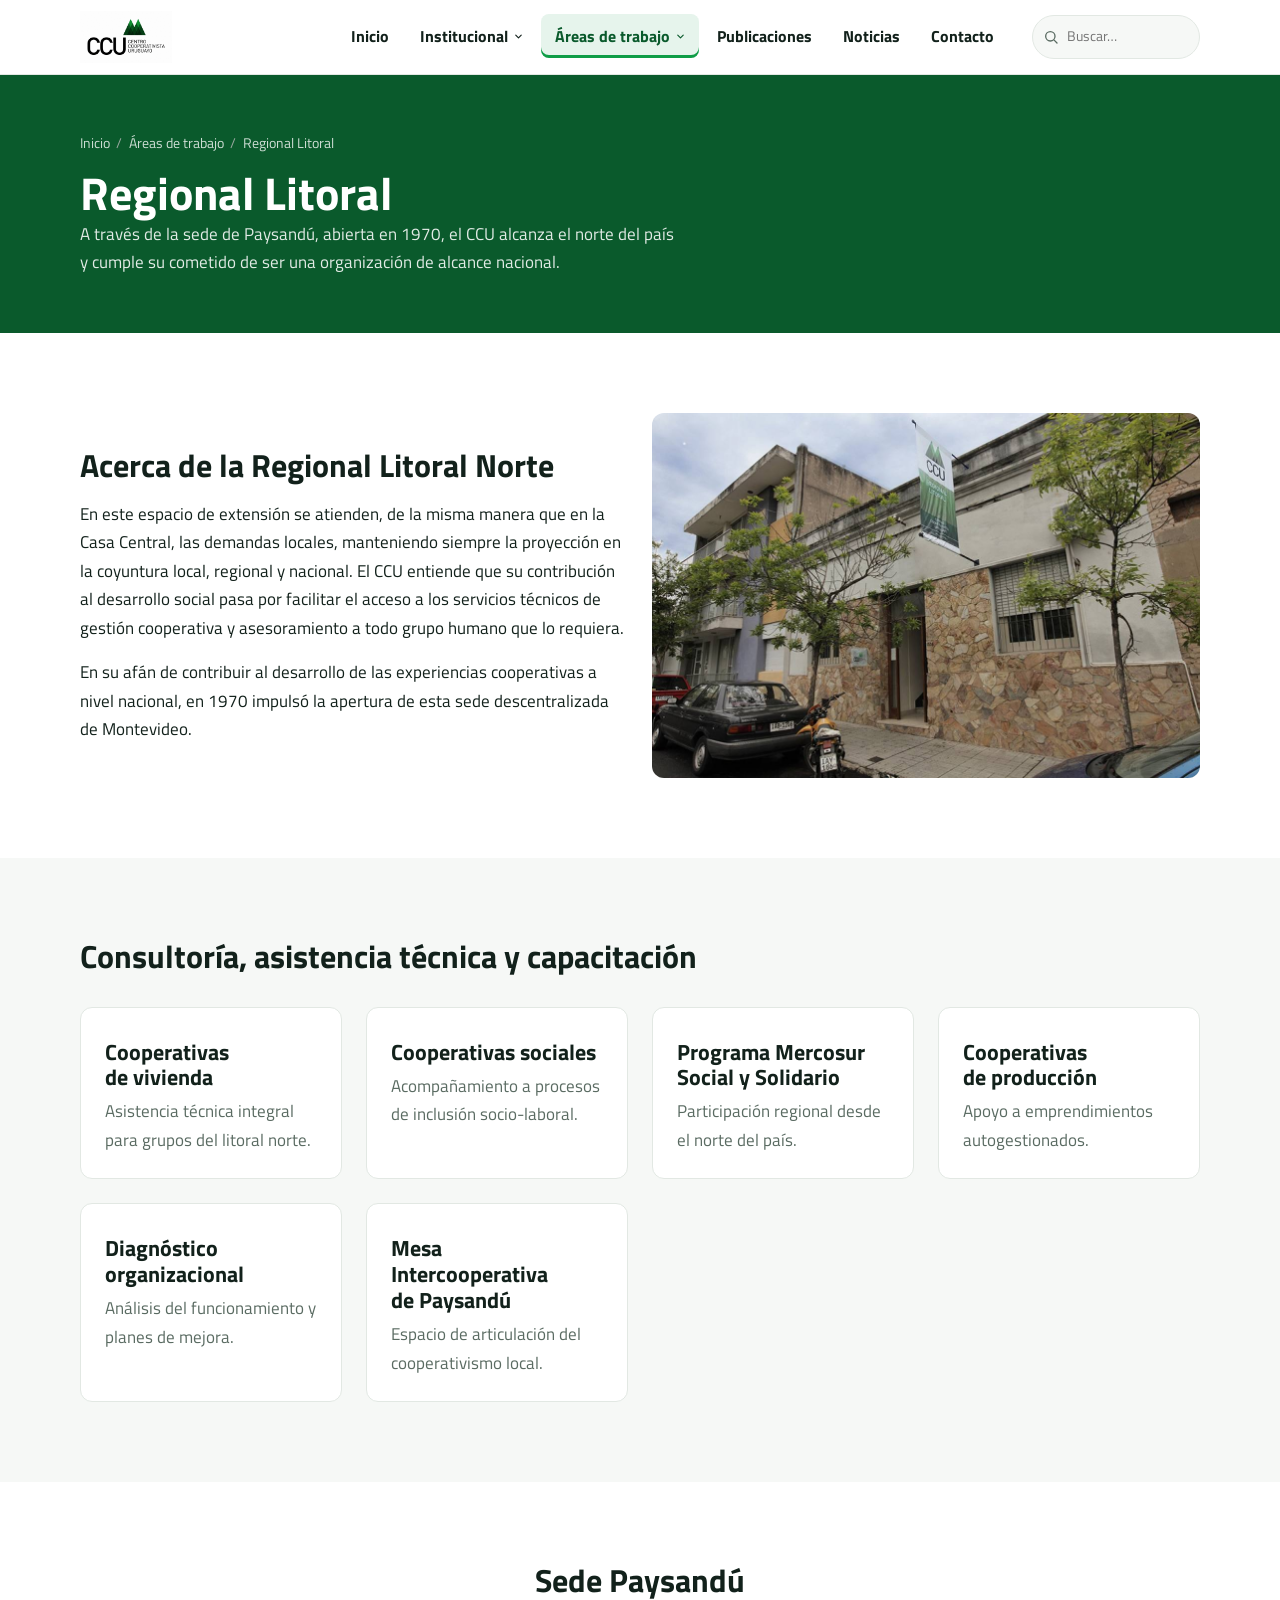
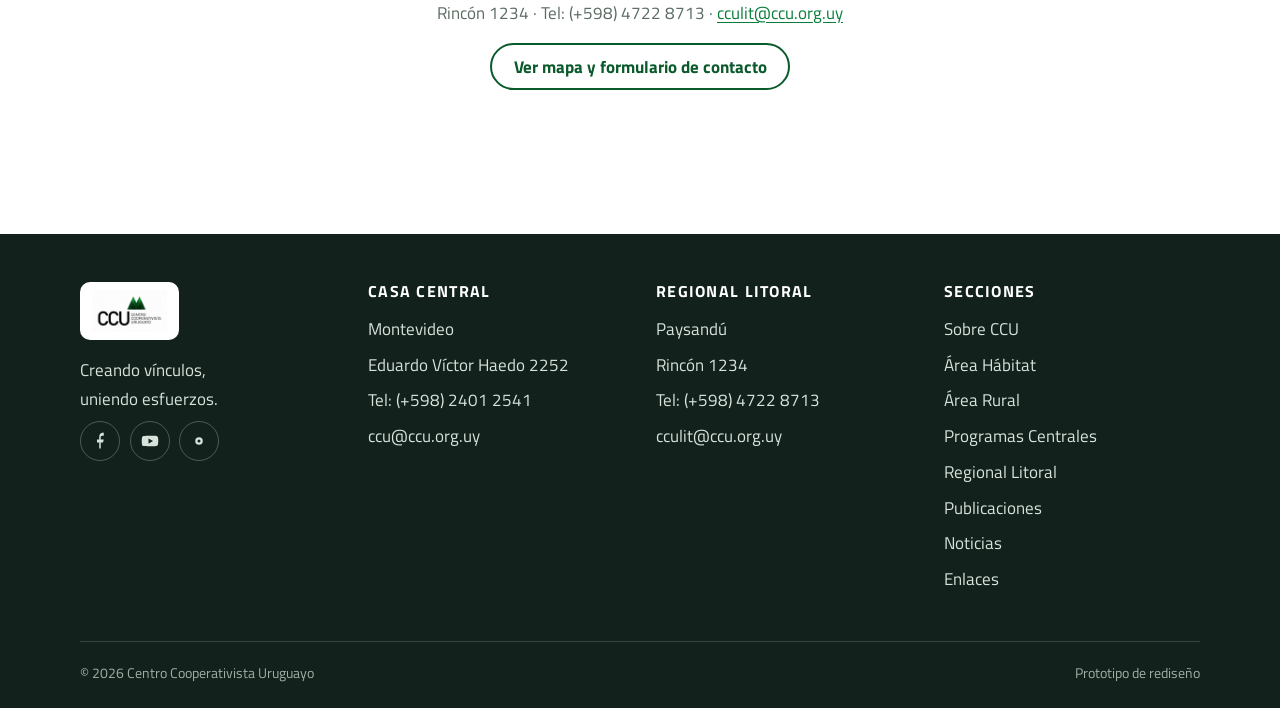
<file: regional-litoral.html>
<!DOCTYPE html>
<html lang="es-UY">
<head>
<meta charset="UTF-8">
<meta name="viewport" content="width=device-width, initial-scale=1">
<title>Regional Litoral — Sede Paysandú | CCU</title>
<meta name="description" content="Desde 1970, la Regional Litoral de Paysandú lleva el trabajo del CCU al norte del país: cooperativas de vivienda, sociales, de producción y la Mesa Intercooperativa de Paysandú.">
<link rel="canonical" href="https://ccu.org.uy/regional-litoral.html">
<meta property="og:type" content="website">
<meta property="og:title" content="Regional Litoral — Sede Paysandú | CCU">
<meta property="og:description" content="Desde 1970, la Regional Litoral de Paysandú lleva el trabajo del CCU al norte del país: cooperativas de vivienda, sociales, de producción y la Mesa Intercooperativa de Paysandú.">
<meta property="og:image" content="https://ccu.org.uy/assets/img/sede-paysandu.jpg">
<meta property="og:url" content="https://ccu.org.uy/regional-litoral.html">
<meta property="og:site_name" content="Centro Cooperativista Uruguayo">
<meta name="twitter:card" content="summary_large_image">
<link rel="icon" href="assets/img/logo-ccu.svg" type="image/svg+xml">
<link rel="preconnect" href="https://fonts.googleapis.com">
<link rel="preconnect" href="https://fonts.gstatic.com" crossorigin>
<link href="https://fonts.googleapis.com/css2?family=Titillium+Web:wght@400;600;700;800&display=swap" rel="stylesheet">
<link rel="stylesheet" href="assets/css/styles.css?v=9">
</head>
<body>
<a class="skip-link" href="#main">Saltar al contenido</a>
<header class="site-header">
  <div class="wrap site-header__bar">
    <a class="site-header__logo" href="index.html" aria-label="CCU — Inicio">
      <img src="assets/img/logo_ani.gif" alt="Centro Cooperativista Uruguayo" width="640" height="360">
    </a>
    <nav class="primary-nav" id="primary-nav" aria-label="Principal">
      <ul>
        <li><a href="index.html">Inicio</a></li>
        <li class="has-dropdown" data-open="false">
          <button type="button" class="nav-toggle" aria-expanded="false" aria-haspopup="true">Institucional <svg class="chev" viewBox="0 0 24 24" fill="none" aria-hidden="true"><path d="M6 9l6 6 6-6" stroke="currentColor" stroke-width="2.5" stroke-linecap="round" stroke-linejoin="round"/></svg></button>
          <ul class="dropdown">
            <li><a href="sobre-ccu.html">Sobre CCU <span>Historia, autoridades y equipo</span></a></li>
            <li><a href="como-trabajamos.html">Cómo trabajamos <span>Enfoque y metodología</span></a></li>
            <li><a href="movimiento-cooperativo.html">Movimiento cooperativo <span>Valores y principios</span></a></li>
            <li><a href="preguntas-frecuentes.html">Preguntas frecuentes <span>Cómo formar una cooperativa</span></a></li>
          </ul>
        </li>
        <li class="has-dropdown" data-open="false">
          <button type="button" class="nav-toggle" aria-current="page" aria-expanded="false" aria-haspopup="true">Áreas de trabajo <svg class="chev" viewBox="0 0 24 24" fill="none" aria-hidden="true"><path d="M6 9l6 6 6-6" stroke="currentColor" stroke-width="2.5" stroke-linecap="round" stroke-linejoin="round"/></svg></button>
          <ul class="dropdown">
            <li><a href="habitat.html">Hábitat <span>Cooperativas de vivienda</span></a></li>
            <li><a href="rural.html">Rural <span>Cooperativismo agrario</span></a></li>
            <li><a href="programas-centrales.html">Programas Centrales <span>Economía social y solidaria</span></a></li>
            <li><a href="regional-litoral.html">Regional Litoral <span>Sede Paysandú</span></a></li>
          </ul>
        </li>
        <li><a href="publicaciones.html">Publicaciones</a></li>
        <li><a href="noticias.html">Noticias</a></li>
        <li><a href="contacto.html">Contacto</a></li>
      </ul>
    </nav>
    <div class="header-actions">
      <form class="search-mini" role="search" action="noticias.html" method="get">
        <label class="visually-hidden" for="q">Buscar en el sitio</label>
        <svg viewBox="0 0 24 24" fill="none" aria-hidden="true"><circle cx="11" cy="11" r="7" stroke="currentColor" stroke-width="2"/><path d="M21 21l-4.3-4.3" stroke="currentColor" stroke-width="2" stroke-linecap="round"/></svg>
        <input type="search" id="q" name="q" placeholder="Buscar…">
      </form>
    </div>
    <button type="button" class="nav-burger" aria-label="Abrir menú" aria-expanded="false" aria-controls="primary-nav">
      <svg viewBox="0 0 24 24" fill="none" aria-hidden="true"><path d="M3 6h18M3 12h18M3 18h18" stroke="currentColor" stroke-width="2.5" stroke-linecap="round"/></svg>
    </button>
  </div>
</header>
<main id="main">

<section class="page-hero">
  <div class="wrap">
    <nav class="breadcrumb" aria-label="Ruta de navegación"><ol><li><a href="index.html">Inicio</a></li><li><a href="#">Áreas de trabajo</a></li><li><span aria-current="page">Regional Litoral</span></li></ol></nav>
    <h1>Regional Litoral</h1>
    <p>A través de la sede de Paysandú, abierta en 1970, el CCU alcanza el norte del país y cumple su cometido de ser una organización de alcance nacional.</p>
  </div>
</section>

  <section class="section">
    <div class="wrap">
      <div class="grid grid--2" style="align-items:center">
        <div class="prose">
          <h2>Acerca de la Regional Litoral Norte</h2>
          <p>En este espacio de extensión se atienden, de la misma manera que en la Casa Central, las demandas locales, manteniendo siempre la proyección en la coyuntura local, regional y nacional. El CCU entiende que su contribución al desarrollo social pasa por facilitar el acceso a los servicios técnicos de gestión cooperativa y asesoramiento a todo grupo humano que lo requiera.</p>
          <p>En su afán de contribuir al desarrollo de las experiencias cooperativas a nivel nacional, en 1970 impulsó la apertura de esta sede descentralizada de Montevideo.</p>
        </div>
        <figure style="margin:0">
          <img src="assets/img/sede-paysandu.jpg" alt="Fachada de la sede de la Regional Litoral del CCU en Paysandú." width="1200" height="800" loading="lazy" style="border-radius:var(--radius)">
        </figure>
      </div>
    </div>
  </section>

  <section class="section section--tint">
    <div class="wrap">
      <h2>Consultoría, asistencia técnica y capacitación</h2>
      <div class="grid grid--3" style="margin-top:2rem">
        
<div class="card card--pad">
  
  <h3 style="margin:.5rem 0 .4rem">Cooperativas de vivienda</h3>
  <p class="muted">Asistencia técnica integral para grupos del litoral norte.</p>
</div>
        
<div class="card card--pad">
  
  <h3 style="margin:.5rem 0 .4rem">Cooperativas sociales</h3>
  <p class="muted">Acompañamiento a procesos de inclusión socio-laboral.</p>
</div>
        
<div class="card card--pad">
  
  <h3 style="margin:.5rem 0 .4rem">Programa Mercosur Social y Solidario</h3>
  <p class="muted">Participación regional desde el norte del país.</p>
</div>
        
<div class="card card--pad">
  
  <h3 style="margin:.5rem 0 .4rem">Cooperativas de producción</h3>
  <p class="muted">Apoyo a emprendimientos autogestionados.</p>
</div>
        
<div class="card card--pad">
  
  <h3 style="margin:.5rem 0 .4rem">Diagnóstico organizacional</h3>
  <p class="muted">Análisis del funcionamiento y planes de mejora.</p>
</div>
        
<div class="card card--pad">
  
  <h3 style="margin:.5rem 0 .4rem">Mesa Intercooperativa de Paysandú</h3>
  <p class="muted">Espacio de articulación del cooperativismo local.</p>
</div>
      </div>
    </div>
  </section>

  <section class="section">
    <div class="wrap wrap--narrow center">
      <h2>Sede Paysandú</h2>
      <p class="muted">Rincón 1234 · Tel: (+598) 4722 8713 · <a href="mailto:cculit@ccu.org.uy">cculit@ccu.org.uy</a></p>
      <p style="margin-top:1rem"><a class="btn btn--ghost" href="contacto.html">Ver mapa y formulario de contacto</a></p>
    </div>
  </section>
</main>

<footer class="site-footer">
  <div class="wrap">
    <div class="site-footer__grid">
      <div class="site-footer__brand">
        <img src="assets/img/logo_ani.gif" alt="Centro Cooperativista Uruguayo" width="640" height="360">
        <p>Creando vínculos, uniendo esfuerzos.</p>
        <div class="social-row">
          <a href="https://www.facebook.com/centrocooperativistauruguayo/" aria-label="Facebook"><svg viewBox="0 0 24 24" fill="currentColor" aria-hidden="true"><path d="M13 22v-8h3l1-4h-4V7c0-1 .3-2 2-2h2V1.2C18.5 1.1 17.3 1 16 1c-3 0-5 1.8-5 5.2V10H8v4h3v8z"/></svg></a>
          <a href="https://www.youtube.com/channel/UCze_Iau3KSIlbY9xbv3XOyQ" aria-label="YouTube"><svg viewBox="0 0 24 24" fill="currentColor" aria-hidden="true"><path d="M23 12s0-3.3-.4-4.9a2.7 2.7 0 0 0-1.9-1.9C18.9 5 12 5 12 5s-6.9 0-8.7.4a2.7 2.7 0 0 0-1.9 1.9C1 8.7 1 12 1 12s0 3.3.4 4.9a2.7 2.7 0 0 0 1.9 1.9C5.1 19 12 19 12 19s6.9 0 8.7-.4a2.7 2.7 0 0 0 1.9-1.9C23 15.3 23 12 23 12zM10 15.5v-7l6 3.5z"/></svg></a>
          <a href="https://issuu.com/centrocooperativistauruguayo" aria-label="Issuu"><svg viewBox="0 0 24 24" fill="currentColor" aria-hidden="true"><path d="M12 7a5 5 0 1 0 0 10A5 5 0 0 0 12 7zm0 3a2 2 0 1 1 0 4 2 2 0 0 1 0-4z"/></svg></a>
        </div>
      </div>
      <div>
        <h2>Casa Central</h2>
        <ul>
          <li>Montevideo</li><li>Eduardo Víctor Haedo 2252</li>
          <li>Tel: <a href="tel:+59824012541">(+598) 2401 2541</a></li>
          <li><a href="mailto:ccu@ccu.org.uy">ccu@ccu.org.uy</a></li>
        </ul>
      </div>
      <div>
        <h2>Regional Litoral</h2>
        <ul>
          <li>Paysandú</li><li>Rincón 1234</li>
          <li>Tel: <a href="tel:+59847228713">(+598) 4722 8713</a></li>
          <li><a href="mailto:cculit@ccu.org.uy">cculit@ccu.org.uy</a></li>
        </ul>
      </div>
      <div>
        <h2>Secciones</h2>
        <ul>
          <li><a href="sobre-ccu.html">Sobre CCU</a></li>
          <li><a href="habitat.html">Área Hábitat</a></li>
          <li><a href="rural.html">Área Rural</a></li>
          <li><a href="programas-centrales.html">Programas Centrales</a></li>
          <li><a href="regional-litoral.html">Regional Litoral</a></li>
          <li><a href="publicaciones.html">Publicaciones</a></li>
          <li><a href="noticias.html">Noticias</a></li>
          <li><a href="enlaces.html">Enlaces</a></li>
        </ul>
      </div>
    </div>
    <div class="site-footer__legal">
      <span>© <span data-year>2026</span> Centro Cooperativista Uruguayo</span>
      <span>Prototipo de rediseño</span>
    </div>
  </div>
</footer>
<button type="button" class="to-top" aria-label="Volver arriba">
  <svg viewBox="0 0 24 24" fill="none" aria-hidden="true"><path d="M12 19V5M5 12l7-7 7 7" stroke="currentColor" stroke-width="2.5" stroke-linecap="round" stroke-linejoin="round"/></svg>
</button>
<script src="assets/js/main.js?v=5"></script>
</body>
</html>
</file>
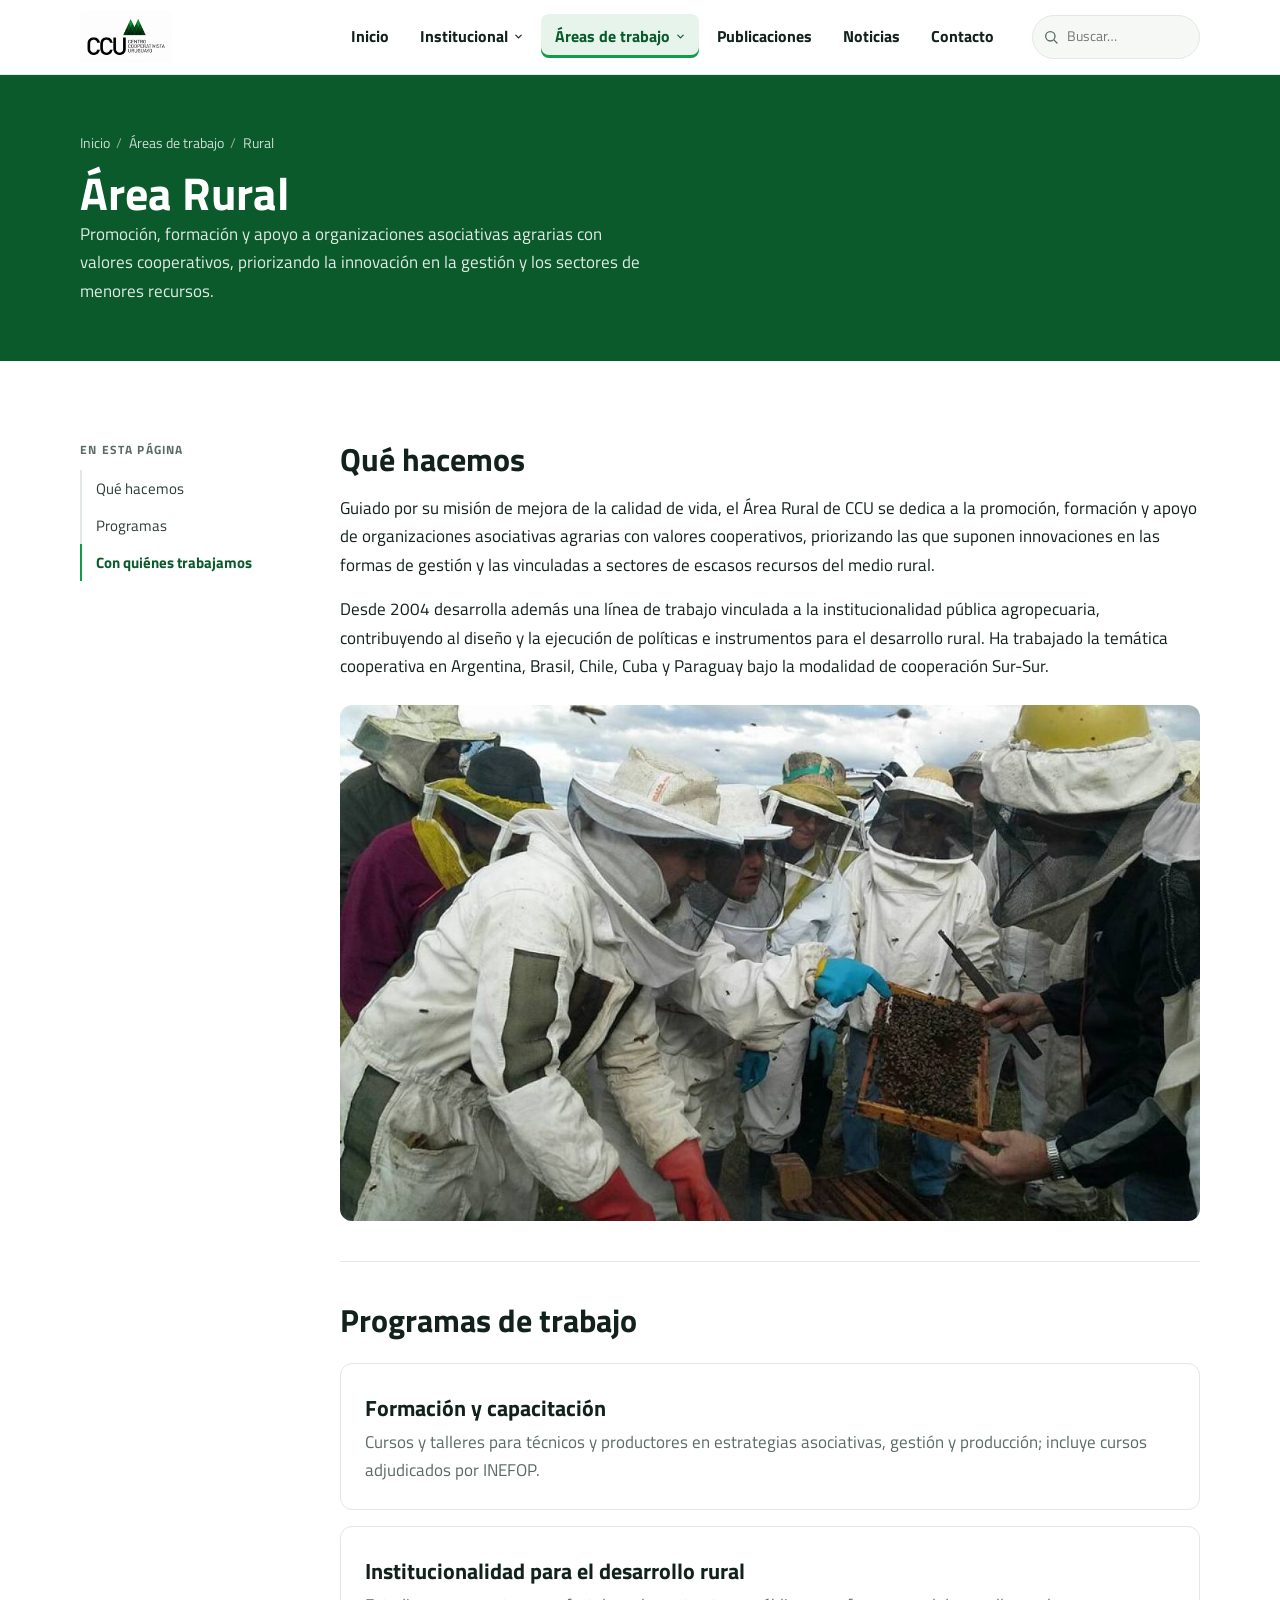
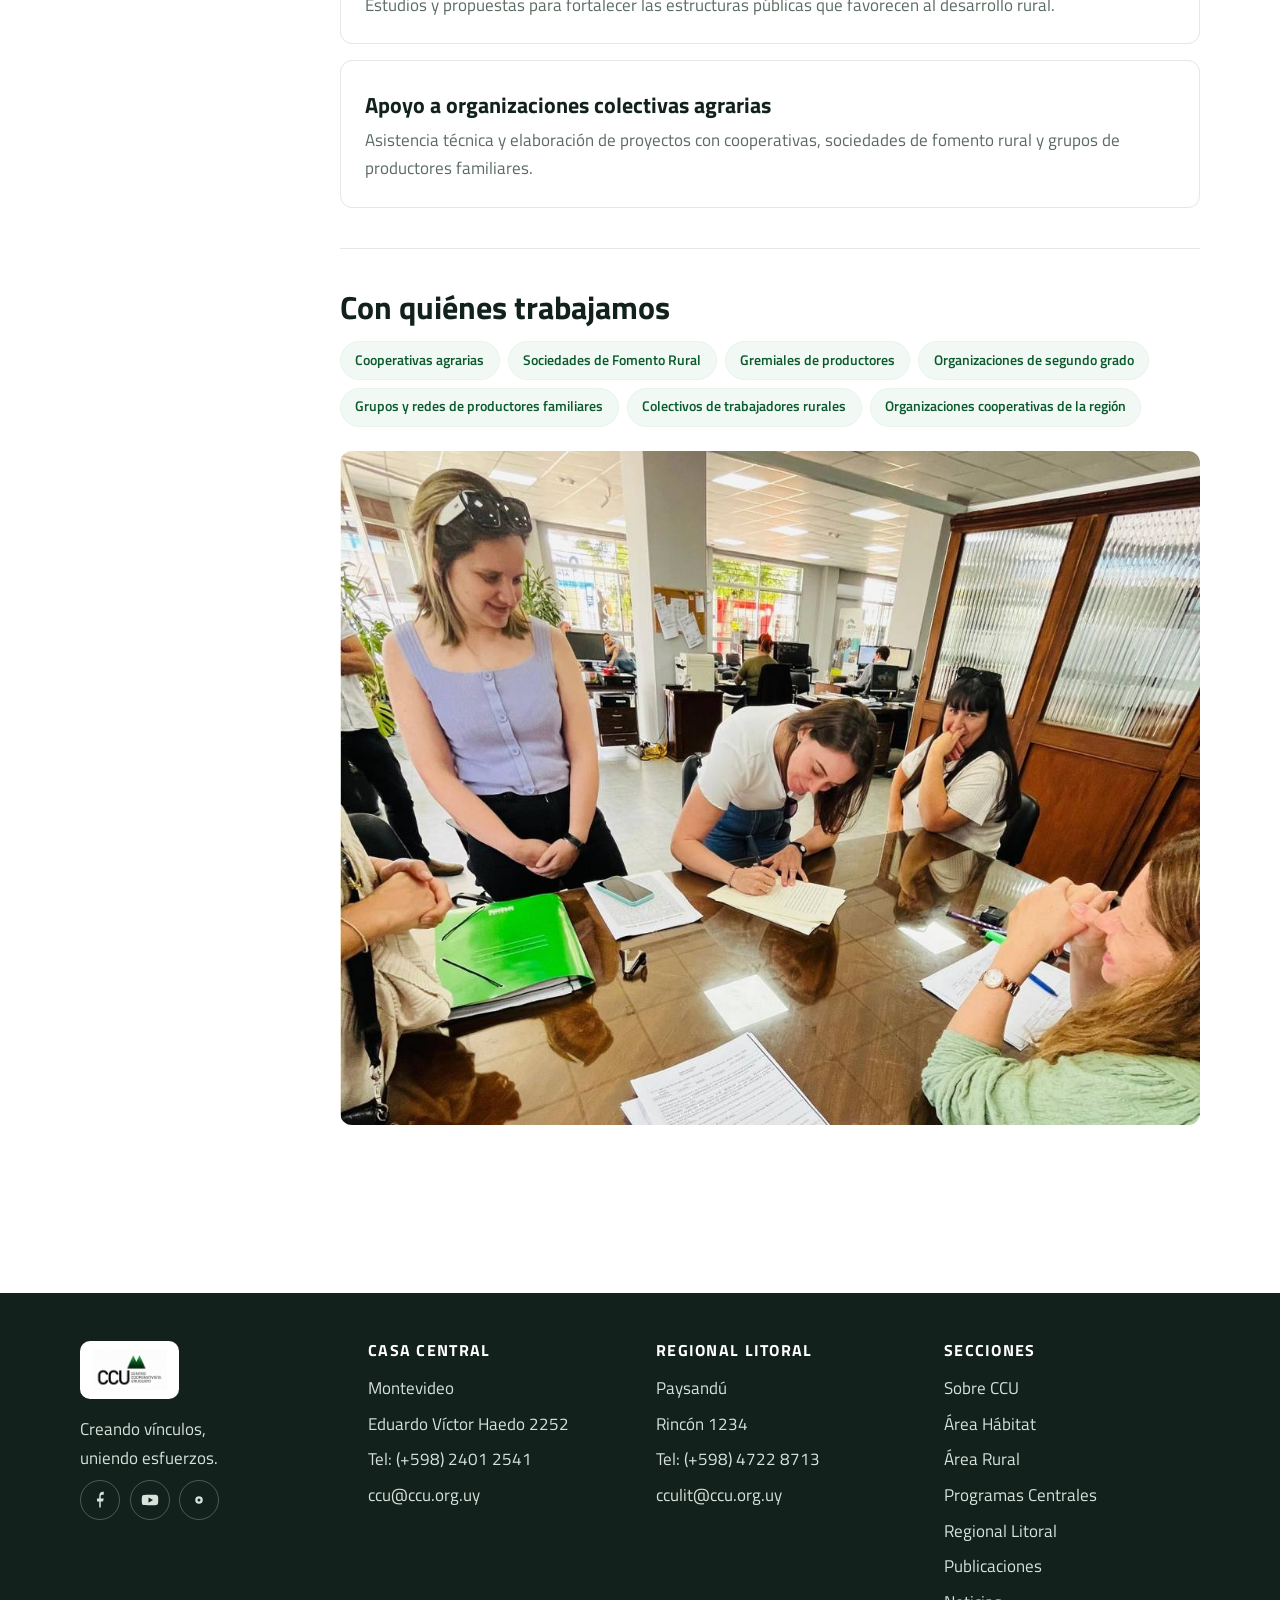
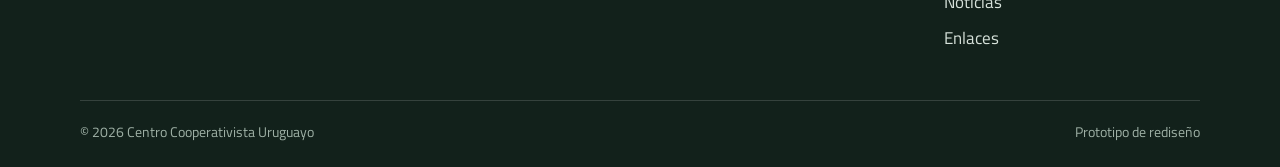
<file: rural.html>
<!DOCTYPE html>
<html lang="es-UY">
<head>
<meta charset="UTF-8">
<meta name="viewport" content="width=device-width, initial-scale=1">
<title>Área Rural — Cooperativismo agrario | CCU</title>
<meta name="description" content="El Área Rural del CCU promueve, forma y apoya organizaciones asociativas agrarias con valores cooperativos, y trabaja la institucionalidad pública para el desarrollo rural.">
<link rel="canonical" href="https://ccu.org.uy/rural.html">
<meta property="og:type" content="website">
<meta property="og:title" content="Área Rural — Cooperativismo agrario | CCU">
<meta property="og:description" content="El Área Rural del CCU promueve, forma y apoya organizaciones asociativas agrarias con valores cooperativos, y trabaja la institucionalidad pública para el desarrollo rural.">
<meta property="og:image" content="https://ccu.org.uy/assets/img/rural-hero.jpg">
<meta property="og:url" content="https://ccu.org.uy/rural.html">
<meta property="og:site_name" content="Centro Cooperativista Uruguayo">
<meta name="twitter:card" content="summary_large_image">
<link rel="icon" href="assets/img/logo-ccu.svg" type="image/svg+xml">
<link rel="preconnect" href="https://fonts.googleapis.com">
<link rel="preconnect" href="https://fonts.gstatic.com" crossorigin>
<link href="https://fonts.googleapis.com/css2?family=Titillium+Web:wght@400;600;700;800&display=swap" rel="stylesheet">
<link rel="stylesheet" href="assets/css/styles.css?v=9">
</head>
<body>
<a class="skip-link" href="#main">Saltar al contenido</a>
<header class="site-header">
  <div class="wrap site-header__bar">
    <a class="site-header__logo" href="index.html" aria-label="CCU — Inicio">
      <img src="assets/img/logo_ani.gif" alt="Centro Cooperativista Uruguayo" width="640" height="360">
    </a>
    <nav class="primary-nav" id="primary-nav" aria-label="Principal">
      <ul>
        <li><a href="index.html">Inicio</a></li>
        <li class="has-dropdown" data-open="false">
          <button type="button" class="nav-toggle" aria-expanded="false" aria-haspopup="true">Institucional <svg class="chev" viewBox="0 0 24 24" fill="none" aria-hidden="true"><path d="M6 9l6 6 6-6" stroke="currentColor" stroke-width="2.5" stroke-linecap="round" stroke-linejoin="round"/></svg></button>
          <ul class="dropdown">
            <li><a href="sobre-ccu.html">Sobre CCU <span>Historia, autoridades y equipo</span></a></li>
            <li><a href="como-trabajamos.html">Cómo trabajamos <span>Enfoque y metodología</span></a></li>
            <li><a href="movimiento-cooperativo.html">Movimiento cooperativo <span>Valores y principios</span></a></li>
            <li><a href="preguntas-frecuentes.html">Preguntas frecuentes <span>Cómo formar una cooperativa</span></a></li>
          </ul>
        </li>
        <li class="has-dropdown" data-open="false">
          <button type="button" class="nav-toggle" aria-current="page" aria-expanded="false" aria-haspopup="true">Áreas de trabajo <svg class="chev" viewBox="0 0 24 24" fill="none" aria-hidden="true"><path d="M6 9l6 6 6-6" stroke="currentColor" stroke-width="2.5" stroke-linecap="round" stroke-linejoin="round"/></svg></button>
          <ul class="dropdown">
            <li><a href="habitat.html">Hábitat <span>Cooperativas de vivienda</span></a></li>
            <li><a href="rural.html">Rural <span>Cooperativismo agrario</span></a></li>
            <li><a href="programas-centrales.html">Programas Centrales <span>Economía social y solidaria</span></a></li>
            <li><a href="regional-litoral.html">Regional Litoral <span>Sede Paysandú</span></a></li>
          </ul>
        </li>
        <li><a href="publicaciones.html">Publicaciones</a></li>
        <li><a href="noticias.html">Noticias</a></li>
        <li><a href="contacto.html">Contacto</a></li>
      </ul>
    </nav>
    <div class="header-actions">
      <form class="search-mini" role="search" action="noticias.html" method="get">
        <label class="visually-hidden" for="q">Buscar en el sitio</label>
        <svg viewBox="0 0 24 24" fill="none" aria-hidden="true"><circle cx="11" cy="11" r="7" stroke="currentColor" stroke-width="2"/><path d="M21 21l-4.3-4.3" stroke="currentColor" stroke-width="2" stroke-linecap="round"/></svg>
        <input type="search" id="q" name="q" placeholder="Buscar…">
      </form>
    </div>
    <button type="button" class="nav-burger" aria-label="Abrir menú" aria-expanded="false" aria-controls="primary-nav">
      <svg viewBox="0 0 24 24" fill="none" aria-hidden="true"><path d="M3 6h18M3 12h18M3 18h18" stroke="currentColor" stroke-width="2.5" stroke-linecap="round"/></svg>
    </button>
  </div>
</header>
<main id="main">

<section class="page-hero">
  <div class="wrap">
    <nav class="breadcrumb" aria-label="Ruta de navegación"><ol><li><a href="index.html">Inicio</a></li><li><a href="#">Áreas de trabajo</a></li><li><span aria-current="page">Rural</span></li></ol></nav>
    <h1>Área Rural</h1>
    <p>Promoción, formación y apoyo a organizaciones asociativas agrarias con valores cooperativos, priorizando la innovación en la gestión y los sectores de menores recursos.</p>
  </div>
</section>

  <section class="section">
    <div class="wrap layout-with-aside">
      <nav class="onpage-nav" aria-label="En esta página">
  <p>En esta página</p>
  <ul><li><a href="#que-hacemos">Qué hacemos</a></li><li><a href="#programas">Programas</a></li><li><a href="#con-quienes">Con quiénes trabajamos</a></li></ul>
</nav>
      <div>
        <section id="que-hacemos" class="prose" aria-labelledby="rqh-h">
          <h2 id="rqh-h">Qué hacemos</h2>
          <p>Guiado por su misión de mejora de la calidad de vida, el Área Rural de CCU se dedica a la promoción, formación y apoyo de organizaciones asociativas agrarias con valores cooperativos, priorizando las que suponen innovaciones en las formas de gestión y las vinculadas a sectores de escasos recursos del medio rural.</p>
          <p>Desde 2004 desarrolla además una línea de trabajo vinculada a la institucionalidad pública agropecuaria, contribuyendo al diseño y la ejecución de políticas e instrumentos para el desarrollo rural. Ha trabajado la temática cooperativa en Argentina, Brasil, Chile, Cuba y Paraguay bajo la modalidad de cooperación Sur-Sur.</p>
          <figure style="margin:1.5rem 0">
            <img src="assets/img/rural-hero.jpg" alt="Grupo de personas en una jornada de apicultura del Área Rural." width="1200" height="800" loading="lazy" style="border-radius:var(--radius)">
          </figure>
        </section>

        <hr class="divider">

        <section id="programas" aria-labelledby="rprog-h">
          <h2 id="rprog-h">Programas de trabajo</h2>
          <div class="grid grid--1" style="margin-top:1.5rem;gap:1rem">
            
<div class="card card--pad">
  
  <h3 style="margin:.5rem 0 .4rem">Formación y capacitación</h3>
  <p class="muted">Cursos y talleres para técnicos y productores en estrategias asociativas, gestión y producción; incluye cursos adjudicados por INEFOP.</p>
</div>
            
<div class="card card--pad">
  
  <h3 style="margin:.5rem 0 .4rem">Institucionalidad para el desarrollo rural</h3>
  <p class="muted">Estudios y propuestas para fortalecer las estructuras públicas que favorecen al desarrollo rural.</p>
</div>
            
<div class="card card--pad">
  
  <h3 style="margin:.5rem 0 .4rem">Apoyo a organizaciones colectivas agrarias</h3>
  <p class="muted">Asistencia técnica y elaboración de proyectos con cooperativas, sociedades de fomento rural y grupos de productores familiares.</p>
</div>
          </div>
        </section>

        <hr class="divider">

        <section id="con-quienes" aria-labelledby="rcq-h">
          <h2 id="rcq-h">Con quiénes trabajamos</h2>
          <ul class="pill-list" style="margin-top:1rem">
            <li>Cooperativas agrarias</li>
            <li>Sociedades de Fomento Rural</li>
            <li>Gremiales de productores</li>
            <li>Organizaciones de segundo grado</li>
            <li>Grupos y redes de productores familiares</li>
            <li>Colectivos de trabajadores rurales</li>
            <li>Organizaciones cooperativas de la región</li>
          </ul>
          <figure style="margin:1.5rem 0">
            <img src="assets/img/rural-taller.jpg" alt="Taller de formación con productores rurales." width="1200" height="800" loading="lazy" style="border-radius:var(--radius)">
          </figure>
        </section>
      </div>
    </div>
  </section>
</main>

<footer class="site-footer">
  <div class="wrap">
    <div class="site-footer__grid">
      <div class="site-footer__brand">
        <img src="assets/img/logo_ani.gif" alt="Centro Cooperativista Uruguayo" width="640" height="360">
        <p>Creando vínculos, uniendo esfuerzos.</p>
        <div class="social-row">
          <a href="https://www.facebook.com/centrocooperativistauruguayo/" aria-label="Facebook"><svg viewBox="0 0 24 24" fill="currentColor" aria-hidden="true"><path d="M13 22v-8h3l1-4h-4V7c0-1 .3-2 2-2h2V1.2C18.5 1.1 17.3 1 16 1c-3 0-5 1.8-5 5.2V10H8v4h3v8z"/></svg></a>
          <a href="https://www.youtube.com/channel/UCze_Iau3KSIlbY9xbv3XOyQ" aria-label="YouTube"><svg viewBox="0 0 24 24" fill="currentColor" aria-hidden="true"><path d="M23 12s0-3.3-.4-4.9a2.7 2.7 0 0 0-1.9-1.9C18.9 5 12 5 12 5s-6.9 0-8.7.4a2.7 2.7 0 0 0-1.9 1.9C1 8.7 1 12 1 12s0 3.3.4 4.9a2.7 2.7 0 0 0 1.9 1.9C5.1 19 12 19 12 19s6.9 0 8.7-.4a2.7 2.7 0 0 0 1.9-1.9C23 15.3 23 12 23 12zM10 15.5v-7l6 3.5z"/></svg></a>
          <a href="https://issuu.com/centrocooperativistauruguayo" aria-label="Issuu"><svg viewBox="0 0 24 24" fill="currentColor" aria-hidden="true"><path d="M12 7a5 5 0 1 0 0 10A5 5 0 0 0 12 7zm0 3a2 2 0 1 1 0 4 2 2 0 0 1 0-4z"/></svg></a>
        </div>
      </div>
      <div>
        <h2>Casa Central</h2>
        <ul>
          <li>Montevideo</li><li>Eduardo Víctor Haedo 2252</li>
          <li>Tel: <a href="tel:+59824012541">(+598) 2401 2541</a></li>
          <li><a href="mailto:ccu@ccu.org.uy">ccu@ccu.org.uy</a></li>
        </ul>
      </div>
      <div>
        <h2>Regional Litoral</h2>
        <ul>
          <li>Paysandú</li><li>Rincón 1234</li>
          <li>Tel: <a href="tel:+59847228713">(+598) 4722 8713</a></li>
          <li><a href="mailto:cculit@ccu.org.uy">cculit@ccu.org.uy</a></li>
        </ul>
      </div>
      <div>
        <h2>Secciones</h2>
        <ul>
          <li><a href="sobre-ccu.html">Sobre CCU</a></li>
          <li><a href="habitat.html">Área Hábitat</a></li>
          <li><a href="rural.html">Área Rural</a></li>
          <li><a href="programas-centrales.html">Programas Centrales</a></li>
          <li><a href="regional-litoral.html">Regional Litoral</a></li>
          <li><a href="publicaciones.html">Publicaciones</a></li>
          <li><a href="noticias.html">Noticias</a></li>
          <li><a href="enlaces.html">Enlaces</a></li>
        </ul>
      </div>
    </div>
    <div class="site-footer__legal">
      <span>© <span data-year>2026</span> Centro Cooperativista Uruguayo</span>
      <span>Prototipo de rediseño</span>
    </div>
  </div>
</footer>
<button type="button" class="to-top" aria-label="Volver arriba">
  <svg viewBox="0 0 24 24" fill="none" aria-hidden="true"><path d="M12 19V5M5 12l7-7 7 7" stroke="currentColor" stroke-width="2.5" stroke-linecap="round" stroke-linejoin="round"/></svg>
</button>
<script src="assets/js/main.js?v=5"></script>
</body>
</html>
</file>
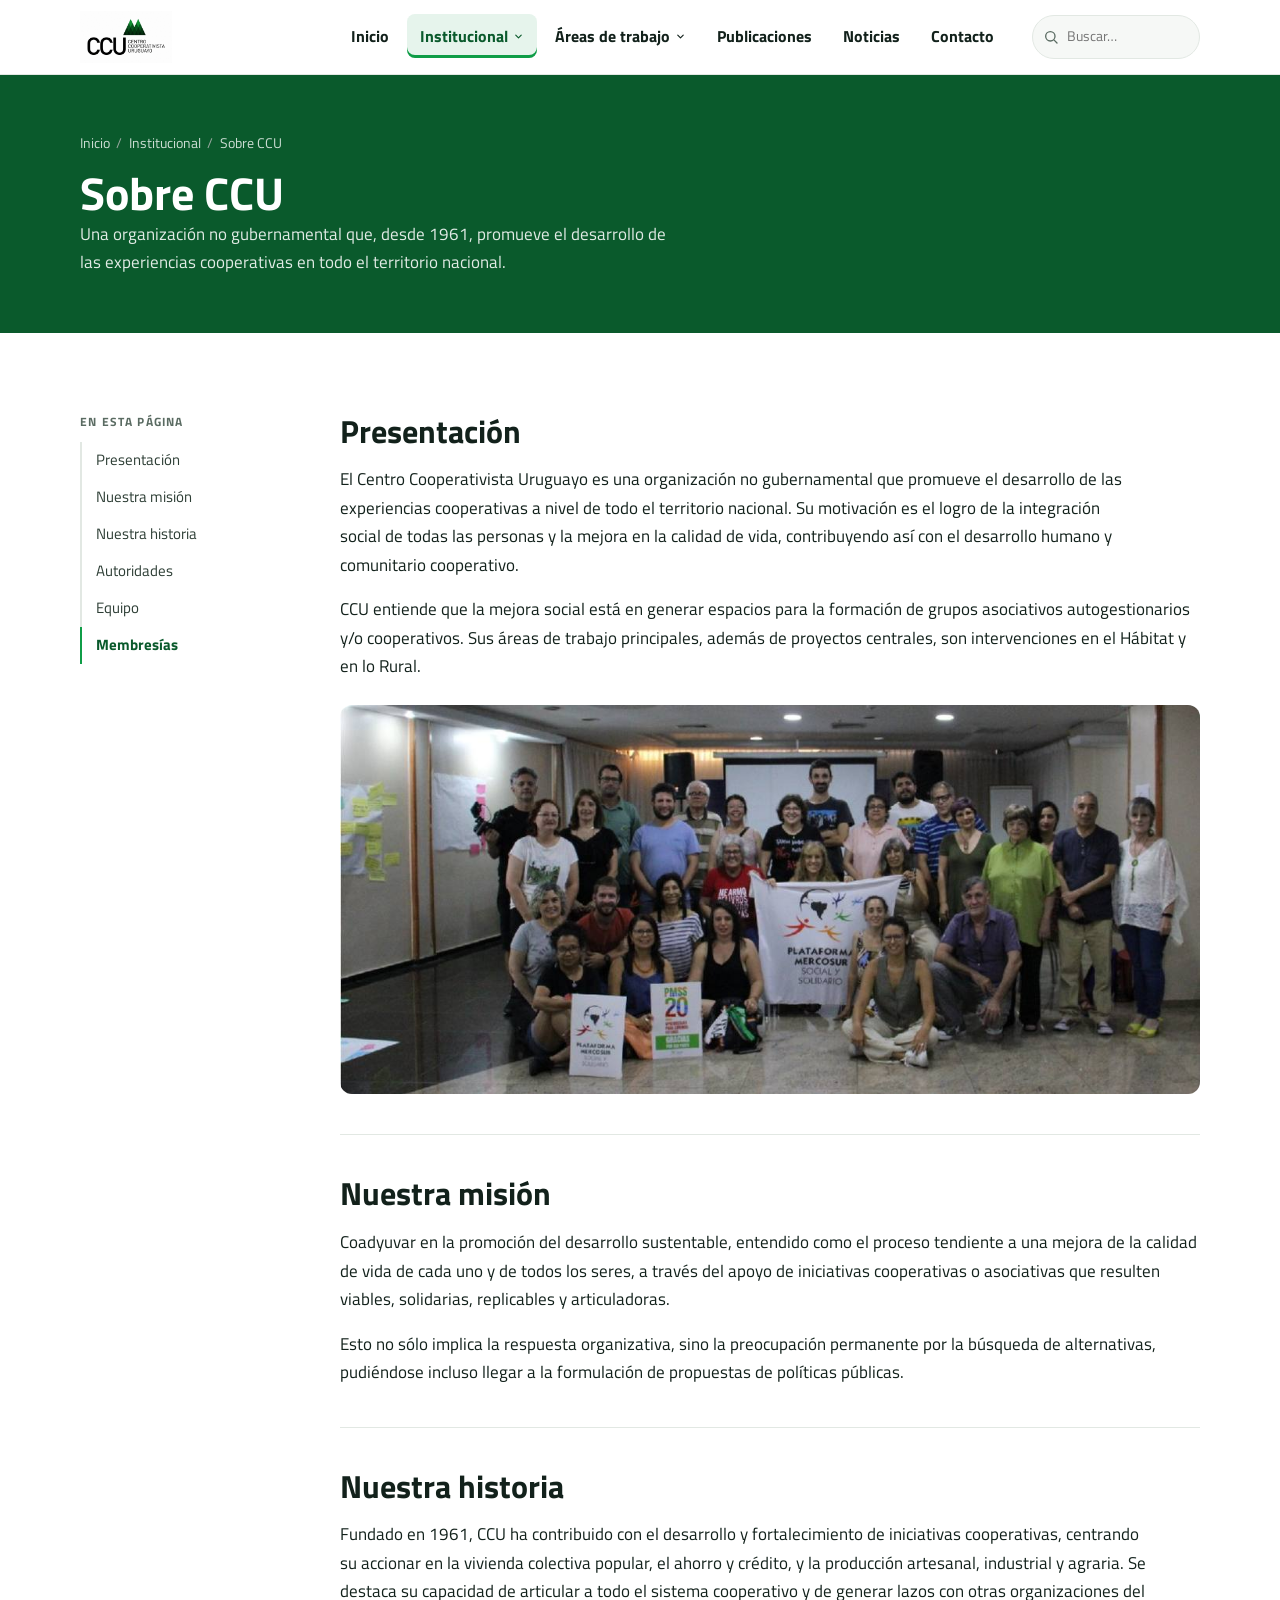
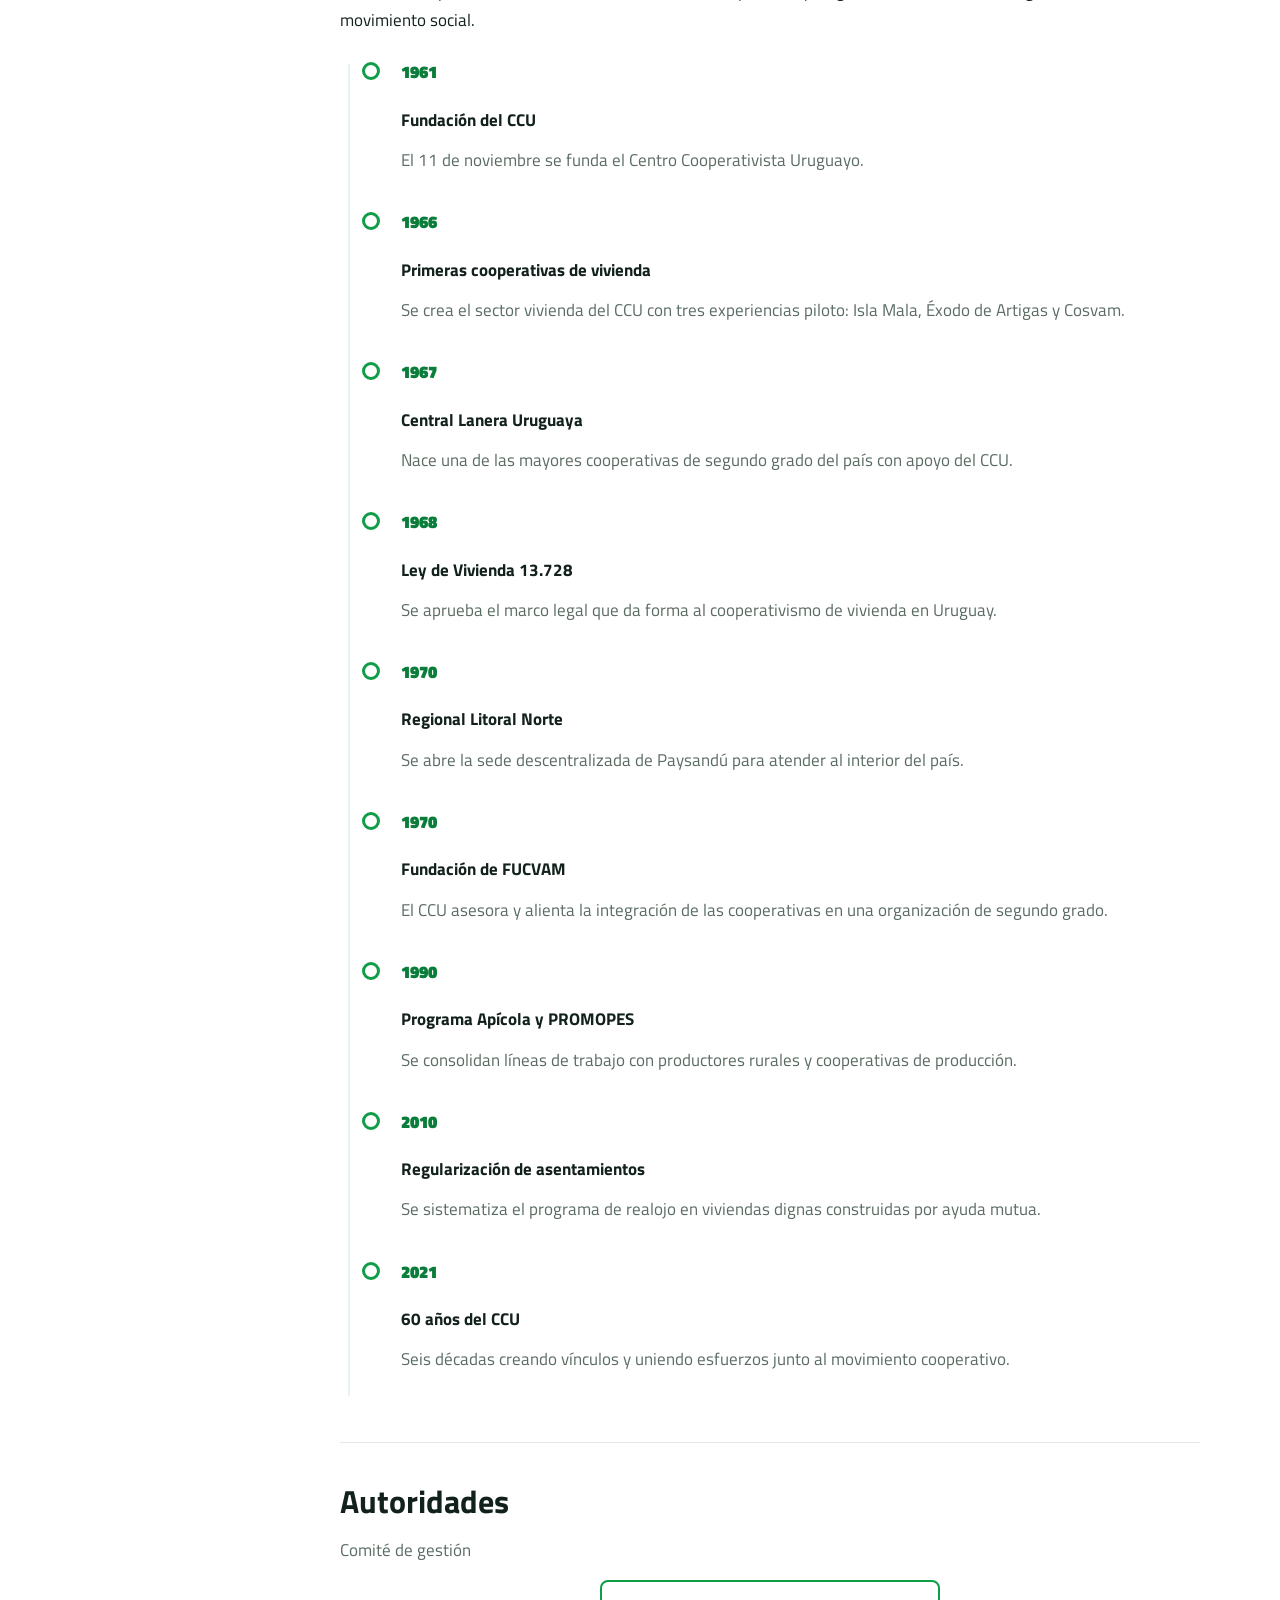
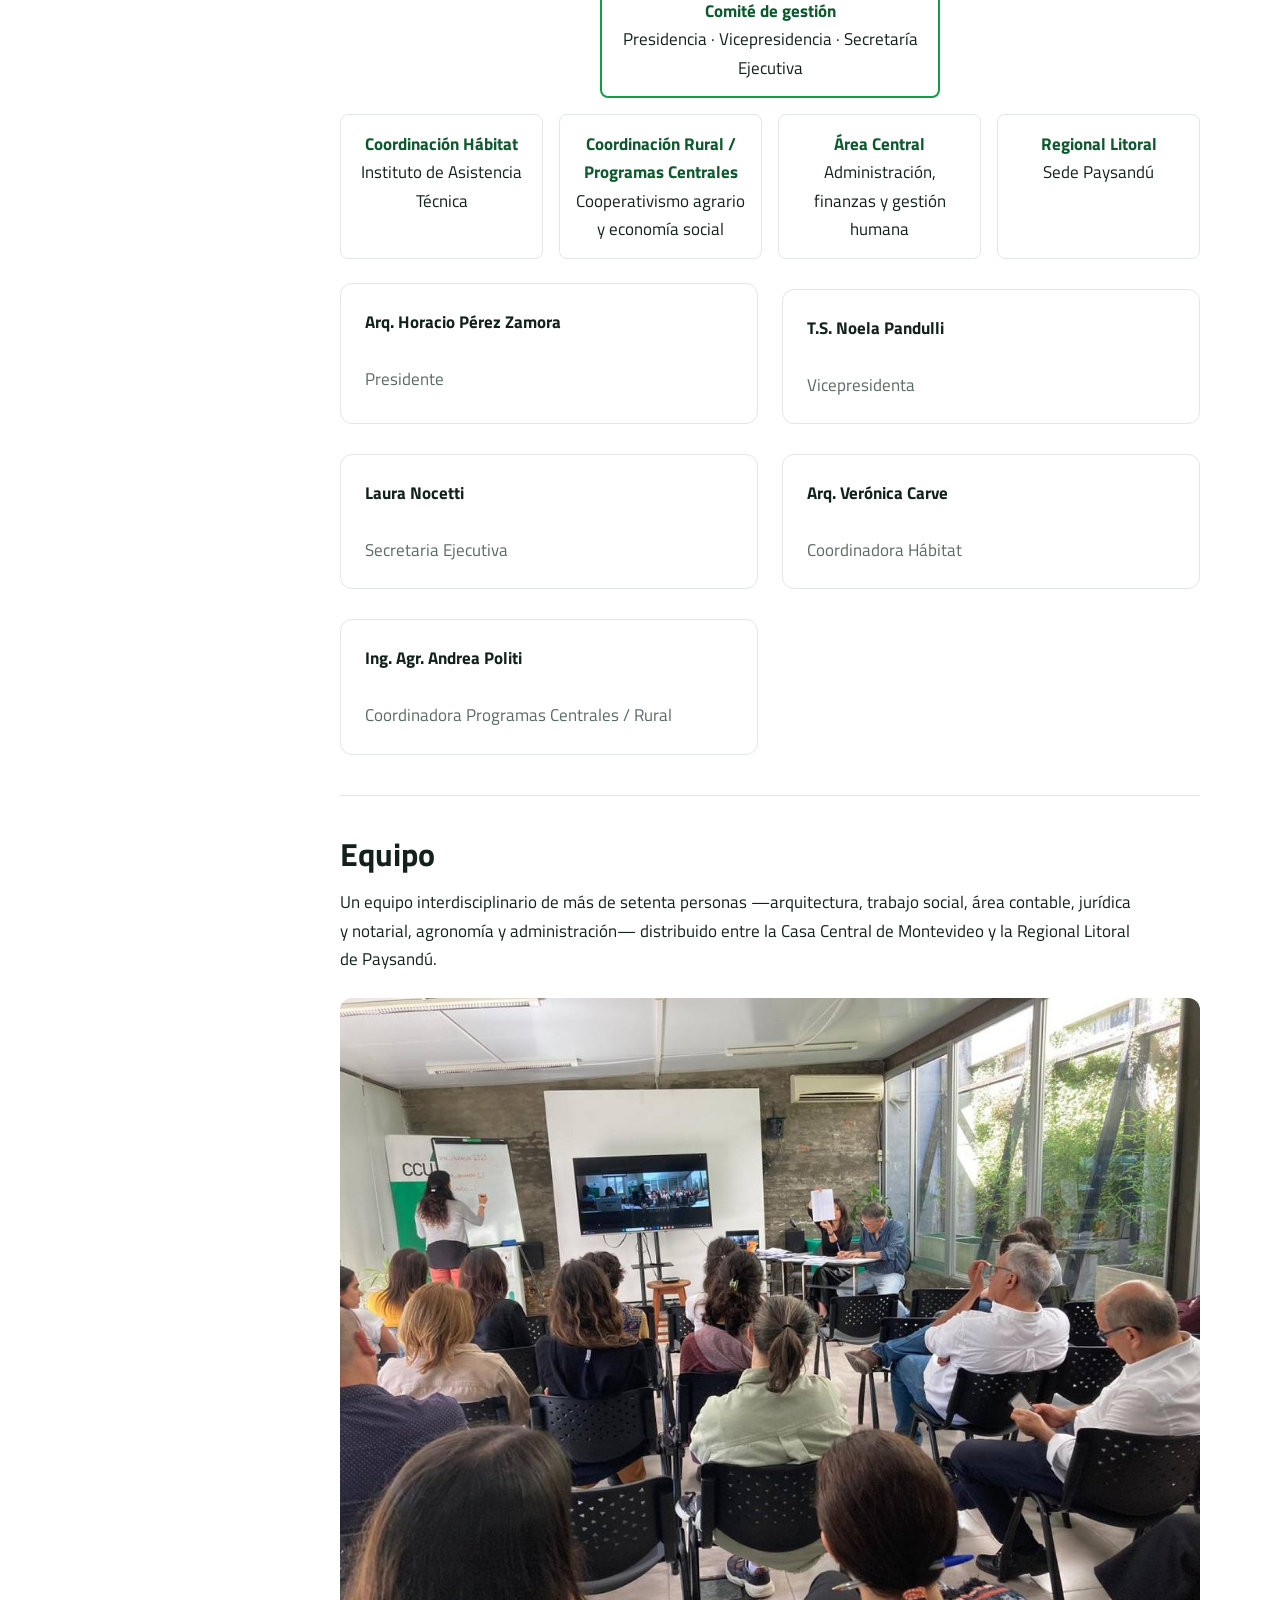
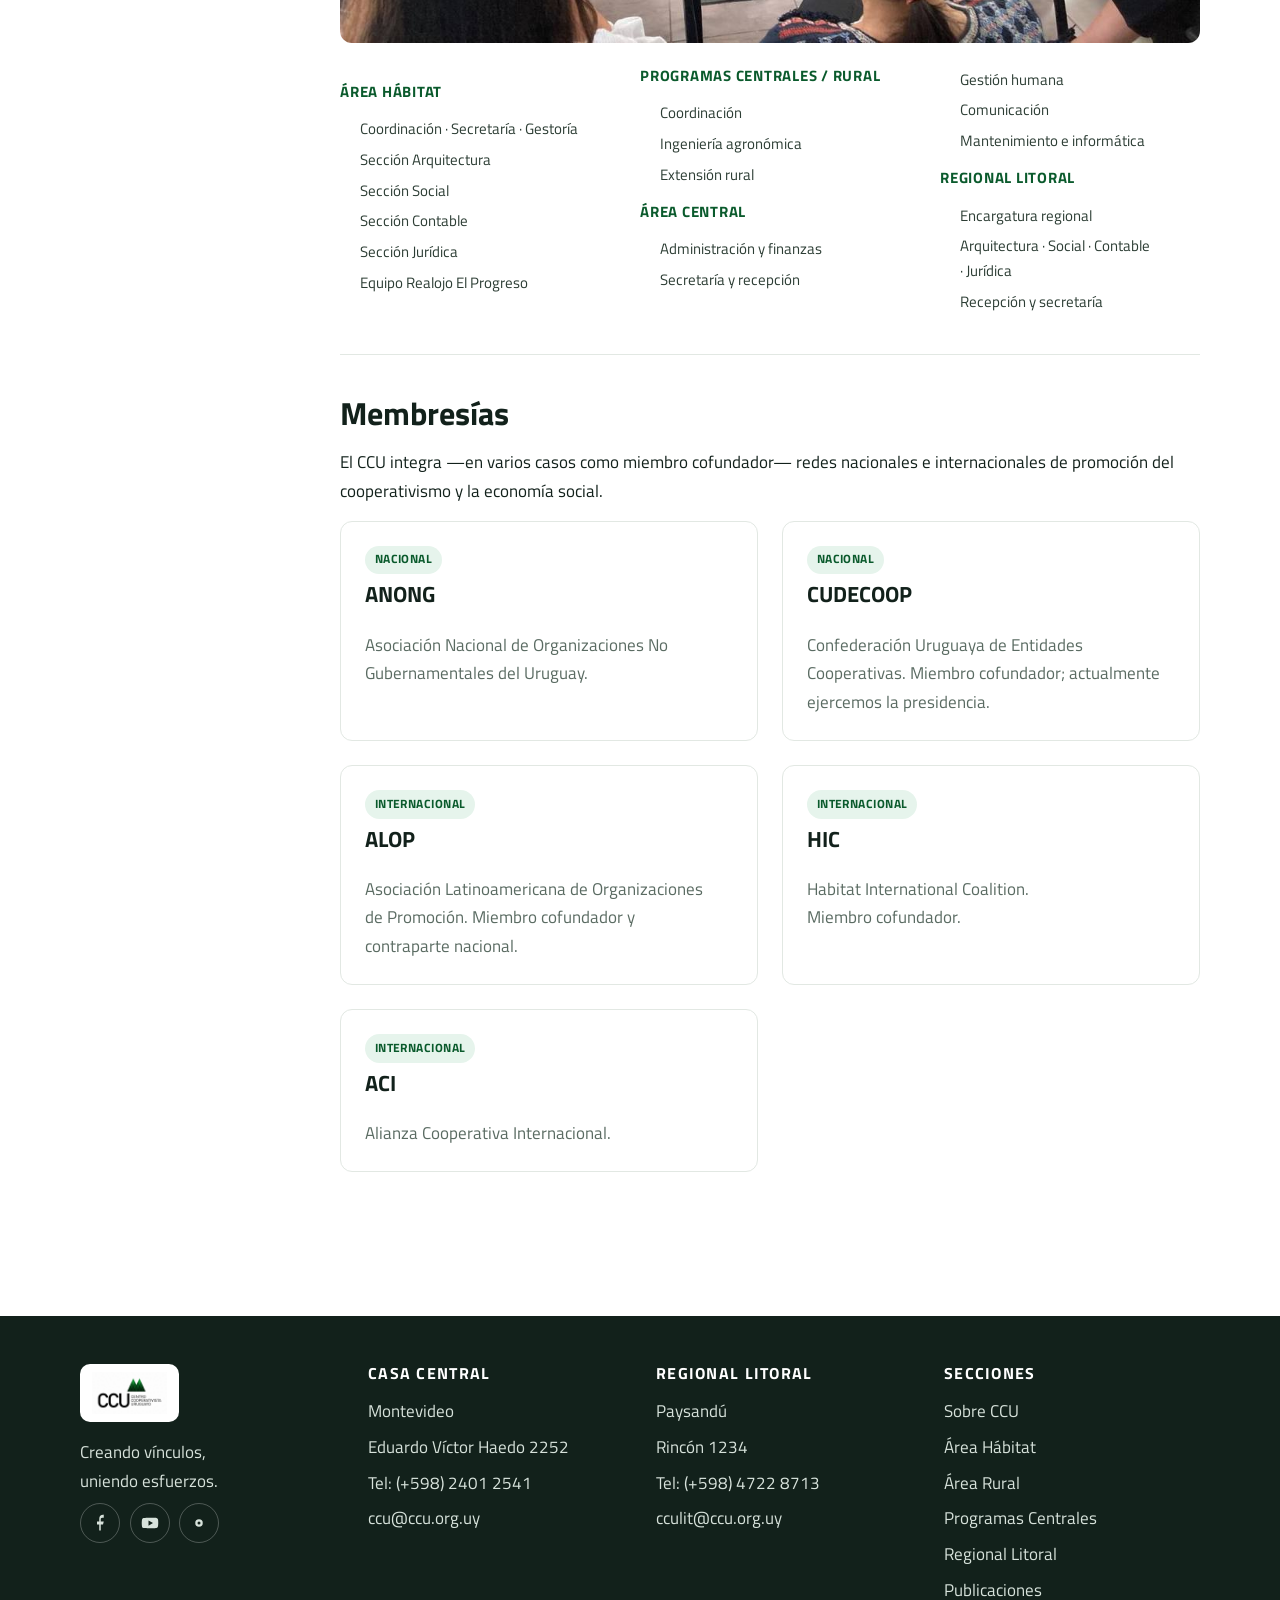
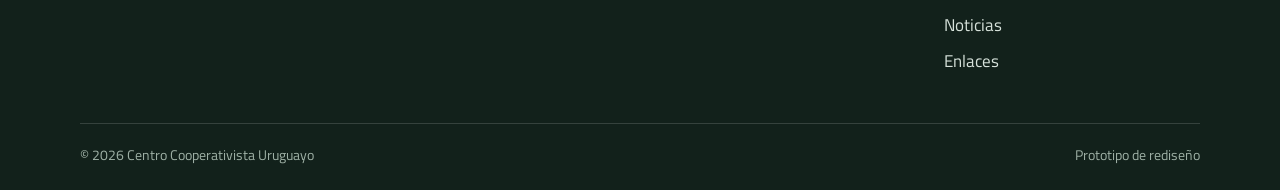
<file: sobre-ccu.html>
<!DOCTYPE html>
<html lang="es-UY">
<head>
<meta charset="UTF-8">
<meta name="viewport" content="width=device-width, initial-scale=1">
<title>Sobre CCU — Historia, autoridades y equipo</title>
<meta name="description" content="El Centro Cooperativista Uruguayo, fundado en 1961: presentación, misión, historia, autoridades, equipo y membresías nacionales e internacionales.">
<link rel="canonical" href="https://ccu.org.uy/sobre-ccu.html">
<meta property="og:type" content="website">
<meta property="og:title" content="Sobre CCU — Historia, autoridades y equipo">
<meta property="og:description" content="El Centro Cooperativista Uruguayo, fundado en 1961: presentación, misión, historia, autoridades, equipo y membresías nacionales e internacionales.">
<meta property="og:image" content="https://ccu.org.uy/assets/img/institucional-hero.jpg">
<meta property="og:url" content="https://ccu.org.uy/sobre-ccu.html">
<meta property="og:site_name" content="Centro Cooperativista Uruguayo">
<meta name="twitter:card" content="summary_large_image">
<link rel="icon" href="assets/img/logo-ccu.svg" type="image/svg+xml">
<link rel="preconnect" href="https://fonts.googleapis.com">
<link rel="preconnect" href="https://fonts.gstatic.com" crossorigin>
<link href="https://fonts.googleapis.com/css2?family=Titillium+Web:wght@400;600;700;800&display=swap" rel="stylesheet">
<link rel="stylesheet" href="assets/css/styles.css?v=9">
</head>
<body>
<a class="skip-link" href="#main">Saltar al contenido</a>
<header class="site-header">
  <div class="wrap site-header__bar">
    <a class="site-header__logo" href="index.html" aria-label="CCU — Inicio">
      <img src="assets/img/logo_ani.gif" alt="Centro Cooperativista Uruguayo" width="640" height="360">
    </a>
    <nav class="primary-nav" id="primary-nav" aria-label="Principal">
      <ul>
        <li><a href="index.html">Inicio</a></li>
        <li class="has-dropdown" data-open="false">
          <button type="button" class="nav-toggle" aria-current="page" aria-expanded="false" aria-haspopup="true">Institucional <svg class="chev" viewBox="0 0 24 24" fill="none" aria-hidden="true"><path d="M6 9l6 6 6-6" stroke="currentColor" stroke-width="2.5" stroke-linecap="round" stroke-linejoin="round"/></svg></button>
          <ul class="dropdown">
            <li><a href="sobre-ccu.html">Sobre CCU <span>Historia, autoridades y equipo</span></a></li>
            <li><a href="como-trabajamos.html">Cómo trabajamos <span>Enfoque y metodología</span></a></li>
            <li><a href="movimiento-cooperativo.html">Movimiento cooperativo <span>Valores y principios</span></a></li>
            <li><a href="preguntas-frecuentes.html">Preguntas frecuentes <span>Cómo formar una cooperativa</span></a></li>
          </ul>
        </li>
        <li class="has-dropdown" data-open="false">
          <button type="button" class="nav-toggle" aria-expanded="false" aria-haspopup="true">Áreas de trabajo <svg class="chev" viewBox="0 0 24 24" fill="none" aria-hidden="true"><path d="M6 9l6 6 6-6" stroke="currentColor" stroke-width="2.5" stroke-linecap="round" stroke-linejoin="round"/></svg></button>
          <ul class="dropdown">
            <li><a href="habitat.html">Hábitat <span>Cooperativas de vivienda</span></a></li>
            <li><a href="rural.html">Rural <span>Cooperativismo agrario</span></a></li>
            <li><a href="programas-centrales.html">Programas Centrales <span>Economía social y solidaria</span></a></li>
            <li><a href="regional-litoral.html">Regional Litoral <span>Sede Paysandú</span></a></li>
          </ul>
        </li>
        <li><a href="publicaciones.html">Publicaciones</a></li>
        <li><a href="noticias.html">Noticias</a></li>
        <li><a href="contacto.html">Contacto</a></li>
      </ul>
    </nav>
    <div class="header-actions">
      <form class="search-mini" role="search" action="noticias.html" method="get">
        <label class="visually-hidden" for="q">Buscar en el sitio</label>
        <svg viewBox="0 0 24 24" fill="none" aria-hidden="true"><circle cx="11" cy="11" r="7" stroke="currentColor" stroke-width="2"/><path d="M21 21l-4.3-4.3" stroke="currentColor" stroke-width="2" stroke-linecap="round"/></svg>
        <input type="search" id="q" name="q" placeholder="Buscar…">
      </form>
    </div>
    <button type="button" class="nav-burger" aria-label="Abrir menú" aria-expanded="false" aria-controls="primary-nav">
      <svg viewBox="0 0 24 24" fill="none" aria-hidden="true"><path d="M3 6h18M3 12h18M3 18h18" stroke="currentColor" stroke-width="2.5" stroke-linecap="round"/></svg>
    </button>
  </div>
</header>
<main id="main">

<section class="page-hero">
  <div class="wrap">
    <nav class="breadcrumb" aria-label="Ruta de navegación"><ol><li><a href="index.html">Inicio</a></li><li><a href="#">Institucional</a></li><li><span aria-current="page">Sobre CCU</span></li></ol></nav>
    <h1>Sobre CCU</h1>
    <p>Una organización no gubernamental que, desde 1961, promueve el desarrollo de las experiencias cooperativas en todo el territorio nacional.</p>
  </div>
</section>

  <section class="section">
    <div class="wrap layout-with-aside">
      <nav class="onpage-nav" aria-label="En esta página">
  <p>En esta página</p>
  <ul><li><a href="#presentacion">Presentación</a></li><li><a href="#mision">Nuestra misión</a></li><li><a href="#historia">Nuestra historia</a></li><li><a href="#autoridades">Autoridades</a></li><li><a href="#equipo">Equipo</a></li><li><a href="#membresias">Membresías</a></li></ul>
</nav>
      <div class="prose">
        <section id="presentacion" aria-labelledby="presentacion-h">
          <h2 id="presentacion-h">Presentación</h2>
          <p>El Centro Cooperativista Uruguayo es una organización no gubernamental que promueve el desarrollo de las experiencias cooperativas a nivel de todo el territorio nacional. Su motivación es el logro de la integración social de todas las personas y la mejora en la calidad de vida, contribuyendo así con el desarrollo humano y comunitario cooperativo.</p>
          <p>CCU entiende que la mejora social está en generar espacios para la formación de grupos asociativos autogestionarios y/o cooperativos. Sus áreas de trabajo principales, además de proyectos centrales, son intervenciones en el Hábitat y en lo Rural.</p>
          <figure style="margin:1.5rem 0">
            <img src="assets/img/institucional-hero.jpg" alt="Integrantes y cooperativistas del CCU en una jornada de trabajo colectivo." width="1200" height="800" loading="lazy" style="border-radius:var(--radius)">
          </figure>
        </section>

        <hr class="divider">

        <section id="mision" aria-labelledby="mision-h">
          <h2 id="mision-h">Nuestra misión</h2>
          <p>Coadyuvar en la promoción del desarrollo sustentable, entendido como el proceso tendiente a una mejora de la calidad de vida de cada uno y de todos los seres, a través del apoyo de iniciativas cooperativas o asociativas que resulten viables, solidarias, replicables y articuladoras.</p>
          <p>Esto no sólo implica la respuesta organizativa, sino la preocupación permanente por la búsqueda de alternativas, pudiéndose incluso llegar a la formulación de propuestas de políticas públicas.</p>
        </section>

        <hr class="divider">

        <section id="historia" aria-labelledby="historia-h">
          <h2 id="historia-h">Nuestra historia</h2>
          <p>Fundado en 1961, CCU ha contribuido con el desarrollo y fortalecimiento de iniciativas cooperativas, centrando su accionar en la vivienda colectiva popular, el ahorro y crédito, y la producción artesanal, industrial y agraria. Se destaca su capacidad de articular a todo el sistema cooperativo y de generar lazos con otras organizaciones del movimiento social.</p>
          <ol class="timeline" style="margin-top:1.5rem">
            <li><span class="year">1961</span><h3>Fundación del CCU</h3><p class="muted">El 11 de noviembre se funda el Centro Cooperativista Uruguayo.</p></li>
            <li><span class="year">1966</span><h3>Primeras cooperativas de vivienda</h3><p class="muted">Se crea el sector vivienda del CCU con tres experiencias piloto: Isla Mala, Éxodo de Artigas y Cosvam.</p></li>
            <li><span class="year">1967</span><h3>Central Lanera Uruguaya</h3><p class="muted">Nace una de las mayores cooperativas de segundo grado del país con apoyo del CCU.</p></li>
            <li><span class="year">1968</span><h3>Ley de Vivienda 13.728</h3><p class="muted">Se aprueba el marco legal que da forma al cooperativismo de vivienda en Uruguay.</p></li>
            <li><span class="year">1970</span><h3>Regional Litoral Norte</h3><p class="muted">Se abre la sede descentralizada de Paysandú para atender al interior del país.</p></li>
            <li><span class="year">1970</span><h3>Fundación de FUCVAM</h3><p class="muted">El CCU asesora y alienta la integración de las cooperativas en una organización de segundo grado.</p></li>
            <li><span class="year">1990</span><h3>Programa Apícola y PROMOPES</h3><p class="muted">Se consolidan líneas de trabajo con productores rurales y cooperativas de producción.</p></li>
            <li><span class="year">2010</span><h3>Regularización de asentamientos</h3><p class="muted">Se sistematiza el programa de realojo en viviendas dignas construidas por ayuda mutua.</p></li>
            <li><span class="year">2021</span><h3>60 años del CCU</h3><p class="muted">Seis décadas creando vínculos y uniendo esfuerzos junto al movimiento cooperativo.</p></li>
          </ol>
        </section>

        <hr class="divider">

        <section id="autoridades" aria-labelledby="autoridades-h">
          <h2 id="autoridades-h">Autoridades</h2>
          <p class="muted">Comité de gestión</p>
          <div class="orgchart" style="margin-top:1rem">
            <div class="orgchart__node orgchart__top"><strong>Comité de gestión</strong>Presidencia · Vicepresidencia · Secretaría Ejecutiva</div>
            <div class="orgchart__row">
              <div class="orgchart__node"><strong>Coordinación Hábitat</strong>Instituto de Asistencia Técnica</div>
              <div class="orgchart__node"><strong>Coordinación Rural / Programas Centrales</strong>Cooperativismo agrario y economía social</div>
              <div class="orgchart__node"><strong>Área Central</strong>Administración, finanzas y gestión humana</div>
              <div class="orgchart__node"><strong>Regional Litoral</strong>Sede Paysandú</div>
            </div>
          </div>
          <ul class="grid grid--2" style="list-style:none;padding:0;margin-top:1.5rem">
            <li class="card card--pad"><strong>Arq. Horacio Pérez Zamora</strong><br><span class="muted">Presidente</span></li>
            <li class="card card--pad"><strong>T.S. Noela Pandulli</strong><br><span class="muted">Vicepresidenta</span></li>
            <li class="card card--pad"><strong>Laura Nocetti</strong><br><span class="muted">Secretaria Ejecutiva</span></li>
            <li class="card card--pad"><strong>Arq. Verónica Carve</strong><br><span class="muted">Coordinadora Hábitat</span></li>
            <li class="card card--pad"><strong>Ing. Agr. Andrea Politi</strong><br><span class="muted">Coordinadora Programas Centrales / Rural</span></li>
          </ul>
        </section>

        <hr class="divider">

        <section id="equipo" aria-labelledby="equipo-h">
          <h2 id="equipo-h">Equipo</h2>
          <p>Un equipo interdisciplinario de más de setenta personas —arquitectura, trabajo social, área contable, jurídica y notarial, agronomía y administración— distribuido entre la Casa Central de Montevideo y la Regional Litoral de Paysandú.</p>
          <figure style="margin:1.5rem 0">
            <img src="assets/img/equipo.jpg" alt="Foto grupal del equipo del Centro Cooperativista Uruguayo." width="1200" height="800" loading="lazy" style="border-radius:var(--radius)">
          </figure>
          <div class="roster">
            <h4>Área Hábitat</h4>
            <ul><li>Coordinación · Secretaría · Gestoría</li><li>Sección Arquitectura</li><li>Sección Social</li><li>Sección Contable</li><li>Sección Jurídica</li><li>Equipo Realojo El Progreso</li></ul>
            <h4>Programas Centrales / Rural</h4>
            <ul><li>Coordinación</li><li>Ingeniería agronómica</li><li>Extensión rural</li></ul>
            <h4>Área Central</h4>
            <ul><li>Administración y finanzas</li><li>Secretaría y recepción</li><li>Gestión humana</li><li>Comunicación</li><li>Mantenimiento e informática</li></ul>
            <h4>Regional Litoral</h4>
            <ul><li>Encargatura regional</li><li>Arquitectura · Social · Contable · Jurídica</li><li>Recepción y secretaría</li></ul>
          </div>
        </section>

        <hr class="divider">

        <section id="membresias" aria-labelledby="membresias-h">
          <h2 id="membresias-h">Membresías</h2>
          <p>El CCU integra —en varios casos como miembro cofundador— redes nacionales e internacionales de promoción del cooperativismo y la economía social.</p>
          <div class="grid grid--2" style="margin-top:1rem">
            
<div class="card card--pad">
  <span class="chip">Nacional</span>
  <h3 style="margin:.5rem 0 .4rem">ANONG</h3>
  <p class="muted">Asociación Nacional de Organizaciones No Gubernamentales del Uruguay.</p>
</div>
            
<div class="card card--pad">
  <span class="chip">Nacional</span>
  <h3 style="margin:.5rem 0 .4rem">CUDECOOP</h3>
  <p class="muted">Confederación Uruguaya de Entidades Cooperativas. Miembro cofundador; actualmente ejercemos la presidencia.</p>
</div>
            
<div class="card card--pad">
  <span class="chip">Internacional</span>
  <h3 style="margin:.5rem 0 .4rem">ALOP</h3>
  <p class="muted">Asociación Latinoamericana de Organizaciones de Promoción. Miembro cofundador y contraparte nacional.</p>
</div>
            
<div class="card card--pad">
  <span class="chip">Internacional</span>
  <h3 style="margin:.5rem 0 .4rem">HIC</h3>
  <p class="muted">Habitat International Coalition. Miembro cofundador.</p>
</div>
            
<div class="card card--pad">
  <span class="chip">Internacional</span>
  <h3 style="margin:.5rem 0 .4rem">ACI</h3>
  <p class="muted">Alianza Cooperativa Internacional.</p>
</div>
          </div>
        </section>
      </div>
    </div>
  </section>
</main>

<footer class="site-footer">
  <div class="wrap">
    <div class="site-footer__grid">
      <div class="site-footer__brand">
        <img src="assets/img/logo_ani.gif" alt="Centro Cooperativista Uruguayo" width="640" height="360">
        <p>Creando vínculos, uniendo esfuerzos.</p>
        <div class="social-row">
          <a href="https://www.facebook.com/centrocooperativistauruguayo/" aria-label="Facebook"><svg viewBox="0 0 24 24" fill="currentColor" aria-hidden="true"><path d="M13 22v-8h3l1-4h-4V7c0-1 .3-2 2-2h2V1.2C18.5 1.1 17.3 1 16 1c-3 0-5 1.8-5 5.2V10H8v4h3v8z"/></svg></a>
          <a href="https://www.youtube.com/channel/UCze_Iau3KSIlbY9xbv3XOyQ" aria-label="YouTube"><svg viewBox="0 0 24 24" fill="currentColor" aria-hidden="true"><path d="M23 12s0-3.3-.4-4.9a2.7 2.7 0 0 0-1.9-1.9C18.9 5 12 5 12 5s-6.9 0-8.7.4a2.7 2.7 0 0 0-1.9 1.9C1 8.7 1 12 1 12s0 3.3.4 4.9a2.7 2.7 0 0 0 1.9 1.9C5.1 19 12 19 12 19s6.9 0 8.7-.4a2.7 2.7 0 0 0 1.9-1.9C23 15.3 23 12 23 12zM10 15.5v-7l6 3.5z"/></svg></a>
          <a href="https://issuu.com/centrocooperativistauruguayo" aria-label="Issuu"><svg viewBox="0 0 24 24" fill="currentColor" aria-hidden="true"><path d="M12 7a5 5 0 1 0 0 10A5 5 0 0 0 12 7zm0 3a2 2 0 1 1 0 4 2 2 0 0 1 0-4z"/></svg></a>
        </div>
      </div>
      <div>
        <h2>Casa Central</h2>
        <ul>
          <li>Montevideo</li><li>Eduardo Víctor Haedo 2252</li>
          <li>Tel: <a href="tel:+59824012541">(+598) 2401 2541</a></li>
          <li><a href="mailto:ccu@ccu.org.uy">ccu@ccu.org.uy</a></li>
        </ul>
      </div>
      <div>
        <h2>Regional Litoral</h2>
        <ul>
          <li>Paysandú</li><li>Rincón 1234</li>
          <li>Tel: <a href="tel:+59847228713">(+598) 4722 8713</a></li>
          <li><a href="mailto:cculit@ccu.org.uy">cculit@ccu.org.uy</a></li>
        </ul>
      </div>
      <div>
        <h2>Secciones</h2>
        <ul>
          <li><a href="sobre-ccu.html">Sobre CCU</a></li>
          <li><a href="habitat.html">Área Hábitat</a></li>
          <li><a href="rural.html">Área Rural</a></li>
          <li><a href="programas-centrales.html">Programas Centrales</a></li>
          <li><a href="regional-litoral.html">Regional Litoral</a></li>
          <li><a href="publicaciones.html">Publicaciones</a></li>
          <li><a href="noticias.html">Noticias</a></li>
          <li><a href="enlaces.html">Enlaces</a></li>
        </ul>
      </div>
    </div>
    <div class="site-footer__legal">
      <span>© <span data-year>2026</span> Centro Cooperativista Uruguayo</span>
      <span>Prototipo de rediseño</span>
    </div>
  </div>
</footer>
<button type="button" class="to-top" aria-label="Volver arriba">
  <svg viewBox="0 0 24 24" fill="none" aria-hidden="true"><path d="M12 19V5M5 12l7-7 7 7" stroke="currentColor" stroke-width="2.5" stroke-linecap="round" stroke-linejoin="round"/></svg>
</button>
<script src="assets/js/main.js?v=5"></script>
</body>
</html>
</file>
<file: assets/css/styles.css>
/* ==========================================================================
   CCU — Rediseño web · Sistema de diseño
   Prototipo estático. Autor: rediseño 2026.
   ========================================================================== */

/* ---- Tokens ---------------------------------------------------------------- */
:root {
  /* Marca */
  --green-800: #0a5a2c;
  --green-700: #0a7d3a;
  --green-600: #0f9d47;
  --green-500: #22b15c;
  --green-100: #e6f4ec;
  --green-050: #f2f9f5;

  --ink-900: #12211b;
  --ink-700: #2c3d34;
  --ink-500: #5a6b62;
  --ink-300: #9aa8a0;

  --bg: #ffffff;
  --bg-alt: #f6f8f6;
  --line: #e2e8e3;

  --amber: #c9761c;   /* categoría / acento cálido */
  --blue: #1f6f8b;    /* categoría */

  --focus: #1a73e8;

  --wrap: 1120px;
  --wrap-narrow: 760px;
  --radius: 12px;
  --radius-sm: 8px;
  --shadow-sm: 0 1px 2px rgba(18,33,27,.06), 0 2px 8px rgba(18,33,27,.05);
  --shadow-md: 0 6px 20px rgba(18,33,27,.10);

  --step--1: clamp(.82rem, .8rem + .1vw, .9rem);
  --step-0: clamp(1rem, .96rem + .2vw, 1.08rem);
  --step-1: clamp(1.2rem, 1.1rem + .5vw, 1.4rem);
  --step-2: clamp(1.5rem, 1.3rem + 1vw, 2rem);
  --step-3: clamp(1.9rem, 1.5rem + 2vw, 2.9rem);
  --step-4: clamp(2.3rem, 1.7rem + 3vw, 3.6rem);

  --font: "Titillium Web", "Segoe UI", system-ui, -apple-system, Roboto, Arial, sans-serif;
}

/* ---- Reset -------------------------------------------------------------- */
*, *::before, *::after { box-sizing: border-box; }
* { margin: 0; }
html { -webkit-text-size-adjust: 100%; scroll-behavior: smooth; }
@media (prefers-reduced-motion: reduce) {
  html { scroll-behavior: auto; }
  *, *::before, *::after { animation-duration: .01ms !important; transition-duration: .01ms !important; }
}
body {
  font-family: var(--font);
  font-size: var(--step-0);
  line-height: 1.65;
  color: var(--ink-900);
  background: var(--bg);
  -webkit-font-smoothing: antialiased;
}
img, svg, video { display: block; max-width: 100%; height: auto; }
h1, h2, h3, h4 { line-height: 1.15; font-weight: 700; color: var(--ink-900); text-wrap: balance; }
h1 { font-size: var(--step-3); }
h2 { font-size: var(--step-2); }
h3 { font-size: var(--step-1); }
p, li { text-wrap: pretty; }
a { color: var(--green-700); text-underline-offset: .18em; }
a:hover { color: var(--green-800); }
ul, ol { padding-left: 1.2em; }

:focus-visible {
  outline: 3px solid var(--focus);
  outline-offset: 2px;
  border-radius: 4px;
}

/* ---- Utilidades ------------------------------------------------------------ */
.wrap { width: min(100% - 2.5rem, var(--wrap)); margin-inline: auto; }
.wrap--narrow { width: min(100% - 2.5rem, var(--wrap-narrow)); margin-inline: auto; }
.section { padding-block: clamp(2.5rem, 1.5rem + 5vw, 5rem); }
.section--tint { background: var(--bg-alt); }
.section--green { background: var(--green-050); }
.stack > * + * { margin-top: 1rem; }
.stack-lg > * + * { margin-top: 1.75rem; }
.lead { font-size: var(--step-1); color: var(--ink-700); font-weight: 400; }
.eyebrow {
  display: inline-block; font-size: var(--step--1); font-weight: 700;
  letter-spacing: .14em; text-transform: uppercase; color: var(--green-700);
  margin-bottom: .6rem;
}
.muted { color: var(--ink-500); }
.center { text-align: center; }
.visually-hidden {
  position: absolute !important; width: 1px; height: 1px; padding: 0; margin: -1px;
  overflow: hidden; clip: rect(0 0 0 0); white-space: nowrap; border: 0;
}
.skip-link {
  position: absolute; left: .5rem; top: -3rem; z-index: 1000;
  background: var(--ink-900); color: #fff; padding: .6rem 1rem; border-radius: var(--radius-sm);
  transition: top .15s ease;
}
.skip-link:focus { top: .5rem; color: #fff; }

/* ---- Botones ------------------------------------------------------------- */
.btn {
  display: inline-flex; align-items: center; gap: .5rem;
  font: inherit; font-weight: 700; line-height: 1;
  padding: .8rem 1.35rem; border-radius: 999px; border: 2px solid transparent;
  cursor: pointer; text-decoration: none; transition: transform .12s ease, background .15s ease, border-color .15s ease;
}
.btn:active { transform: translateY(1px); }
.btn--primary { background: var(--green-600); color: #fff; border-color: var(--green-600); }
.btn--primary:hover { background: var(--green-700); border-color: var(--green-700); color: #fff; }
.btn--ghost { background: transparent; color: var(--green-800); border-color: currentColor; }
.btn--ghost:hover { background: var(--green-100); color: var(--green-800); }
.btn--light { background: #fff; color: var(--green-800); border-color: #fff; }
.btn--light:hover { background: var(--green-050); border-color: var(--green-050); }

.link-arrow { font-weight: 700; text-decoration: none; display: inline-flex; align-items: center; gap: .35rem; }
.link-arrow::after { content: "\2192"; transition: transform .15s ease; }
.link-arrow:hover::after { transform: translateX(3px); }

/* ---- Header / navegación --------------------------------------------------- */
.site-header {
  position: sticky; top: 0; z-index: 100;
  background: rgba(255,255,255,.92);
  backdrop-filter: saturate(1.4) blur(8px);
  border-bottom: 1px solid var(--line);
}
.site-header__bar {
  display: flex; align-items: center; gap: 1.5rem;
  min-height: 74px;
}
.site-header__logo { flex: none; }
.site-header__logo img { height: 52px; width: auto; }
.primary-nav { margin-left: auto; }
.primary-nav > ul { list-style: none; display: flex; gap: .25rem; padding: 0; margin: 0; }
.primary-nav a, .primary-nav .nav-toggle {
  display: inline-flex; align-items: center; gap: .3rem;
  padding: .6rem .85rem; border-radius: var(--radius-sm);
  font-weight: 700; font-size: .98rem; text-decoration: none; color: var(--ink-900);
  background: none; border: 0; font-family: inherit; cursor: pointer;
}
.primary-nav a:hover, .primary-nav .nav-toggle:hover,
.primary-nav [aria-current="page"] { background: var(--green-100); color: var(--green-800); }
.primary-nav [aria-current="page"] { box-shadow: inset 0 -3px 0 var(--green-600); }

.has-dropdown { position: relative; }
.nav-toggle .chev { width: .7em; height: .7em; transition: transform .15s ease; }
.has-dropdown[data-open="true"] .chev { transform: rotate(180deg); }
.dropdown {
  position: absolute; top: calc(100% + .4rem); left: 0;
  min-width: 264px; background: #fff; border: 1px solid var(--line);
  border-radius: var(--radius); box-shadow: var(--shadow-md); padding: .5rem;
  list-style: none; margin: 0;
  display: none;
}
.has-dropdown[data-open="true"] .dropdown { display: block; }
/* Puente invisible sobre el hueco toggle→menú para que el hover no se corte */
@media (hover: hover) and (min-width: 1001px) {
  .has-dropdown[data-open="true"]::after {
    content: ""; position: absolute; left: 0; right: 0; top: 100%; height: .6rem;
  }
}
.dropdown li + li { margin-top: 2px; }
.dropdown a { display: block; padding: .6rem .7rem; border-radius: var(--radius-sm); font-size: .95rem; }
.dropdown a span { display: block; font-weight: 400; font-size: .82rem; color: var(--ink-500); }

.header-actions { display: flex; align-items: center; gap: .5rem; flex: none; }
.search-mini { position: relative; }
.search-mini input {
  font: inherit; font-size: .9rem; padding: .55rem .8rem .55rem 2.1rem;
  border: 1px solid var(--line); border-radius: 999px; width: 168px; background: var(--bg-alt);
}
.search-mini input:focus { width: 210px; background: #fff; }
.search-mini svg { position: absolute; left: .7rem; top: 50%; transform: translateY(-50%); width: 1rem; height: 1rem; color: var(--ink-500); }

.nav-burger {
  display: none; flex: none; width: 46px; height: 46px; border: 1px solid var(--line);
  border-radius: var(--radius-sm); background: #fff; cursor: pointer; align-items: center; justify-content: center;
}
.nav-burger svg { width: 24px; height: 24px; }

/* ---- Header responsive --------------------------------------------------- */
@media (max-width: 1000px) {
  .nav-burger { display: inline-flex; margin-left: auto; }
  .header-actions { display: none; }
  /* backdrop-filter crea un bloque contenedor que rompe el position:fixed
     del panel móvil; se desactiva y el fondo pasa a ser opaco. */
  .site-header { background: #fff; backdrop-filter: none; -webkit-backdrop-filter: none; }
  .primary-nav {
    position: fixed; inset: 74px 0 0 0; background: #fff; margin: 0;
    transform: translateX(100%); transition: transform .2s ease;
    overflow-y: auto; padding: 1rem 1.25rem 3rem; border-top: 1px solid var(--line);
  }
  .primary-nav[data-open="true"] { transform: translateX(0); }
  .primary-nav > ul { flex-direction: column; gap: .1rem; }
  .primary-nav a, .primary-nav .nav-toggle { width: 100%; padding: .85rem .75rem; font-size: 1.05rem; }
  .dropdown {
    position: static; display: block; box-shadow: none; border: 0; border-left: 3px solid var(--green-100);
    border-radius: 0; margin: .1rem 0 .4rem .75rem; padding: .2rem 0;
  }
  .has-dropdown .dropdown { display: none; }
  .has-dropdown[data-open="true"] .dropdown { display: block; }
  body[data-nav-open="true"] { overflow: hidden; }
}

/* ---- Hero -------------------------------------------------------------- */
.hero {
  background: linear-gradient(180deg, var(--green-050), #fff);
  padding-block: clamp(2.5rem, 1.5rem + 5vw, 4.5rem);
}
.hero__grid { display: grid; gap: clamp(1.5rem, 1rem + 4vw, 3.5rem); align-items: center; }
@media (min-width: 860px) { .hero__grid { grid-template-columns: 1.05fr .95fr; } }
.hero h1 { font-size: var(--step-4); }
.hero h1 + p, .hero .eyebrow + h1 { margin-top: 1rem; }
.hero__media {
  border-radius: var(--radius); overflow: hidden; box-shadow: var(--shadow-md);
  aspect-ratio: 16 / 10; background: var(--green-100);
}
.hero__media img { width: 100%; height: 100%; object-fit: cover; object-position: 50% 45%; }
.hero__actions { display: flex; flex-wrap: wrap; gap: .75rem; margin-top: 1.5rem; }

/* ---- Hero con video de fondo ---------------------------------------- */
.hero--video {
  position: relative;
  isolation: isolate;
  overflow: clip;
  display: grid;
  place-items: center;
  min-height: min(80svh, 660px);
  padding-block: clamp(3rem, 2rem + 6vw, 6rem);
  background: var(--green-800);
}
.hero__video {
  position: absolute; inset: 0; z-index: -2;
  width: 100%; height: 100%;
  object-fit: cover;
  pointer-events: none;
}
.hero__overlay {
  position: absolute; inset: 0; z-index: -1;
  background:
    linear-gradient(180deg, rgba(6, 28, 14, .60) 0%, rgba(6, 28, 14, .74) 45%, rgba(6, 28, 14, .92) 100%),
    rgba(6, 28, 14, .22);
}
.hero__inner {
  text-align: center;
  max-width: 42rem;
  color: #fff;
}
.hero--video .eyebrow { color: #9fe3b8; }
.hero--video h1 { color: #fff; }
.hero--video .lead { color: rgba(255, 255, 255, .92); }
.hero--video .hero__actions { justify-content: center; }
@media (prefers-reduced-motion: reduce) {
  .hero__video { display: none; }
  .hero--video {
    background: var(--green-800) center / cover no-repeat;
    background-image: linear-gradient(rgba(6,28,14,.70), rgba(6,28,14,.90)), url("../img/hero-poster.jpg");
  }
}

/* page hero (interior) */
.page-hero { background: var(--green-800); color: #fff; padding-block: clamp(2rem, 1.2rem + 4vw, 3.5rem); }
.page-hero h1 { color: #fff; }
.page-hero p { color: rgba(255,255,255,.88); max-width: 60ch; }
.page-hero .breadcrumb a, .page-hero .breadcrumb span { color: rgba(255,255,255,.8); }
.page-hero .breadcrumb a:hover { color: #fff; }

/* ---- Breadcrumb ------------------------------------------------------------ */
.breadcrumb { font-size: var(--step--1); margin-bottom: .75rem; }
.breadcrumb ol { list-style: none; display: flex; flex-wrap: wrap; gap: .4rem; padding: 0; margin: 0; }
.breadcrumb li + li::before { content: "/"; margin-right: .4rem; color: var(--ink-300); }
.breadcrumb a { text-decoration: none; }

/* ---- Grid helpers -------------------------------------------------------- */
.grid { display: grid; gap: 1.5rem; }
.grid--2 { grid-template-columns: repeat(auto-fit, minmax(280px, 1fr)); }
.grid--3 { grid-template-columns: repeat(auto-fit, minmax(250px, 1fr)); }
.grid--4 { grid-template-columns: repeat(auto-fit, minmax(210px, 1fr)); }

/* ---- Cards ------------------------------------------------------------- */
.card {
  background: #fff; border: 1px solid var(--line); border-radius: var(--radius);
  overflow: hidden; display: flex; flex-direction: column;
  transition: transform .14s ease, box-shadow .14s ease, border-color .14s ease;
}
.card:hover { transform: translateY(-3px); box-shadow: var(--shadow-md); border-color: var(--green-100); }
.card__media { aspect-ratio: 16 / 10; background: var(--green-100); overflow: hidden; }
.card__media img { width: 100%; height: 100%; object-fit: cover; }
.card__body { padding: 1.15rem 1.25rem 1.35rem; display: flex; flex-direction: column; gap: .5rem; flex: 1; }
.card__title { font-size: 1.12rem; }
.card__title a { text-decoration: none; color: inherit; }
.card__title a:hover { color: var(--green-700); }
.card__meta { font-size: var(--step--1); color: var(--ink-500); display: flex; gap: .6rem; align-items: center; flex-wrap: wrap; }
.card--link { text-decoration: none; color: inherit; }
.card--pad { padding: 1.5rem; }
.card--feature { display: grid; gap: 0; }
@media (min-width: 720px) { .card--feature { grid-template-columns: 1.1fr 1fr; } .card--feature .card__media { aspect-ratio: auto; height: 100%; min-height: 260px; } }

/* ---- Chips / tags ------------------------------------------------------- */
.chip {
  display: inline-block; font-size: .74rem; font-weight: 700; letter-spacing: .04em;
  text-transform: uppercase; padding: .28rem .6rem; border-radius: 999px;
  background: var(--green-100); color: var(--green-800);
}
.chip--rural { background: #eef6e6; color: #4c6b1f; }
.chip--habitat { background: var(--green-100); color: var(--green-800); }
.chip--litoral { background: #e6f0f4; color: var(--blue); }
.chip--general { background: #f6ede2; color: var(--amber); }
.card .chip { align-self: flex-start; }

/* ---- Filtros (pills) --------------------------------------------------- */
.filterbar { display: flex; flex-wrap: wrap; gap: .5rem; margin-bottom: 1.75rem; }
.filterbar button {
  font: inherit; font-weight: 700; font-size: .9rem; padding: .5rem 1rem; border-radius: 999px;
  border: 1px solid var(--line); background: #fff; color: var(--ink-700); cursor: pointer;
}
.filterbar button[aria-pressed="true"] { background: var(--green-700); border-color: var(--green-700); color: #fff; }

/* ---- Feature list (pilares / servicios) -------------------------------- */
.feature {
  background: #fff; border: 1px solid var(--line); border-radius: var(--radius); padding: 1.5rem;
  border-top: 4px solid var(--green-500);
}
.feature h3 { margin-bottom: .35rem; }
.feature__num { font-size: .8rem; font-weight: 800; color: var(--green-600); letter-spacing: .1em; }

/* ---- Stats ----------------------------------------------------------- */
.stats { display: grid; gap: 1.25rem; grid-template-columns: repeat(auto-fit, minmax(160px, 1fr)); }
.stat { text-align: center; padding: 1.25rem 1rem; background: #fff; border: 1px solid var(--line); border-radius: var(--radius); }
.stat__num { font-size: clamp(2rem, 1.5rem + 2vw, 3rem); font-weight: 800; color: var(--green-700); line-height: 1; }
.stat__label { font-size: var(--step--1); color: var(--ink-500); margin-top: .4rem; }

/* ---- On-page nav (En esta página) ----------------------------------- */
.layout-with-aside { display: grid; gap: 2.5rem; }
@media (min-width: 940px) { .layout-with-aside { grid-template-columns: 220px 1fr; } }
.onpage-nav { position: sticky; top: 96px; align-self: start; font-size: .92rem; }
.onpage-nav p { font-weight: 700; text-transform: uppercase; letter-spacing: .1em; font-size: .74rem; color: var(--ink-500); margin-bottom: .6rem; }
.onpage-nav ul { list-style: none; padding: 0; margin: 0; border-left: 2px solid var(--line); }
.onpage-nav a { display: block; padding: .4rem .9rem; text-decoration: none; color: var(--ink-700); margin-left: -2px; border-left: 2px solid transparent; }
.onpage-nav a:hover { color: var(--green-800); border-left-color: var(--green-300, var(--green-100)); }
.onpage-nav a.is-active { color: var(--green-800); font-weight: 700; border-left-color: var(--green-600); }
@media (max-width: 939px) { .onpage-nav { display: none; } }

/* ---- Timeline (historia) -------------------------------------------- */
.timeline { list-style: none; padding: 0; margin: 0; position: relative; }
.timeline::before { content: ""; position: absolute; left: 8px; top: 6px; bottom: 6px; width: 2px; background: var(--green-100); }
.timeline li { position: relative; padding: 0 0 1.75rem 2.4rem; }
.timeline li::before {
  content: ""; position: absolute; left: 0; top: 4px; width: 18px; height: 18px;
  border-radius: 50%; background: #fff; border: 3px solid var(--green-600);
}
.timeline .year { font-weight: 800; color: var(--green-700); }
.timeline h3 { font-size: 1.05rem; margin: .1rem 0 .3rem; }

/* ---- Accordion (FAQ) ---------------------------------------------------- */
.accordion { border: 1px solid var(--line); border-radius: var(--radius); overflow: hidden; background: #fff; }
.accordion__item + .accordion__item { border-top: 1px solid var(--line); }
.accordion__trigger {
  width: 100%; text-align: left; font: inherit; font-weight: 700; font-size: 1.05rem;
  padding: 1.1rem 3rem 1.1rem 1.25rem; background: none; border: 0; cursor: pointer; position: relative; color: var(--ink-900);
}
.accordion__trigger:hover { background: var(--green-050); }
.accordion__trigger::after {
  content: "+"; position: absolute; right: 1.2rem; top: 50%; transform: translateY(-50%);
  font-size: 1.5rem; font-weight: 400; color: var(--green-600);
}
.accordion__trigger[aria-expanded="true"]::after { content: "\2013"; }
.accordion__panel { padding: 0 1.25rem 1.25rem; color: var(--ink-700); }
.accordion__panel[hidden] { display: none; }

/* ---- Org chart ------------------------------------------------------- */
.orgchart { display: grid; gap: 1rem; text-align: center; }
.orgchart__node { background: #fff; border: 1px solid var(--line); border-radius: var(--radius-sm); padding: .9rem 1rem; }
.orgchart__node strong { display: block; color: var(--green-800); }
.orgchart__row { display: grid; gap: 1rem; grid-template-columns: repeat(auto-fit, minmax(180px, 1fr)); }
.orgchart__top { max-width: 340px; margin-inline: auto; border-color: var(--green-600); border-width: 2px; }

/* ---- Team roster --------------------------------------------------- */
.roster { columns: 2; column-gap: 2.5rem; font-size: .95rem; }
@media (min-width: 720px) { .roster { columns: 3; } }
.roster h4 { break-after: avoid; margin: 1rem 0 .3rem; color: var(--green-800); font-size: .95rem; text-transform: uppercase; letter-spacing: .05em; }
.roster ul { list-style: none; padding: 0; margin: 0 0 .8rem; }
.roster li { break-inside: avoid; color: var(--ink-700); }

/* ---- Revista / publicaciones ---------------------------------------- */
.pub-card { text-align: center; }
.pub-card__cover { border-radius: var(--radius-sm); box-shadow: var(--shadow-sm); aspect-ratio: 3/4; object-fit: cover; width: 100%; background: var(--green-100); }
.pub-card h3 { font-size: 1rem; margin: .8rem 0 .2rem; }

/* ---- Contact ------------------------------------------------------- */
.form-field { display: grid; gap: .35rem; margin-bottom: 1rem; }
.form-field label { font-weight: 700; font-size: .92rem; }
.form-field input, .form-field select, .form-field textarea {
  font: inherit; padding: .7rem .85rem; border: 1px solid var(--line); border-radius: var(--radius-sm); background: #fff; width: 100%;
}
.form-field textarea { min-height: 140px; resize: vertical; }

/* ---- Footer -------------------------------------------------------- */
.site-footer { background: var(--ink-900); color: #d7e2db; padding-block: 3rem 1.5rem; margin-top: 4rem; }
.site-footer a { color: #d7e2db; text-decoration: none; }
.site-footer a:hover { color: #fff; text-decoration: underline; }
.site-footer h2 { color: #fff; font-size: 1rem; text-transform: uppercase; letter-spacing: .08em; margin-bottom: .9rem; }
.site-footer__grid { display: grid; gap: 2rem; grid-template-columns: repeat(auto-fit, minmax(200px, 1fr)); }
.site-footer ul { list-style: none; padding: 0; margin: 0; }
.site-footer li { margin-bottom: .45rem; }
.site-footer__brand img { height: 58px; width: auto; margin-bottom: 1rem; background: #fff; padding: 8px 12px; border-radius: 10px; }
.site-footer__legal { border-top: 1px solid rgba(255,255,255,.15); margin-top: 2.5rem; padding-top: 1.25rem; font-size: .85rem; color: #9fb1a6; display: flex; flex-wrap: wrap; gap: 1rem; justify-content: space-between; }
.social-row { display: flex; gap: .6rem; margin-top: .5rem; }
.social-row a { width: 40px; height: 40px; border: 1px solid rgba(255,255,255,.25); border-radius: 50%; display: grid; place-items: center; }
.social-row svg { width: 18px; height: 18px; }

/* ---- Back to top -------------------------------------------------- */
.to-top {
  position: fixed; right: 1.25rem; bottom: 1.25rem; width: 46px; height: 46px; border-radius: 50%;
  background: var(--green-700); color: #fff; border: 0; cursor: pointer; display: grid; place-items: center;
  opacity: 0; pointer-events: none; transition: opacity .2s ease; box-shadow: var(--shadow-md); z-index: 90;
}
.to-top.is-visible { opacity: 1; pointer-events: auto; }
.to-top svg { width: 22px; height: 22px; }

/* ---- Misc ------------------------------------------------------- */
.prose p, .prose ul, .prose ol, .prose figure, .prose .stats, .prose .grid, .prose .accordion, .prose .timeline, .prose .orgchart, .prose .pill-list { margin-top: 1rem; }
.prose h2 { margin-top: 2.5rem; }
.prose section:first-child h2, .prose > h2:first-child { margin-top: 0; }
.prose h3 { margin-top: 1.5rem; }
.prose ul, .prose ol { padding-left: 1.3em; }
.prose li + li { margin-top: .35rem; }
.divider { border: 0; border-top: 1px solid var(--line); margin-block: 2.5rem; }
.pill-list { list-style: none; padding: 0; display: flex; flex-wrap: wrap; gap: .5rem; }
.pill-list li { background: var(--green-050); border: 1px solid var(--green-100); color: var(--green-800); padding: .4rem .9rem; border-radius: 999px; font-size: .9rem; font-weight: 600; }
.note { background: var(--green-050); border-left: 4px solid var(--green-500); padding: 1rem 1.25rem; border-radius: 0 var(--radius-sm) var(--radius-sm) 0; }
</file>
